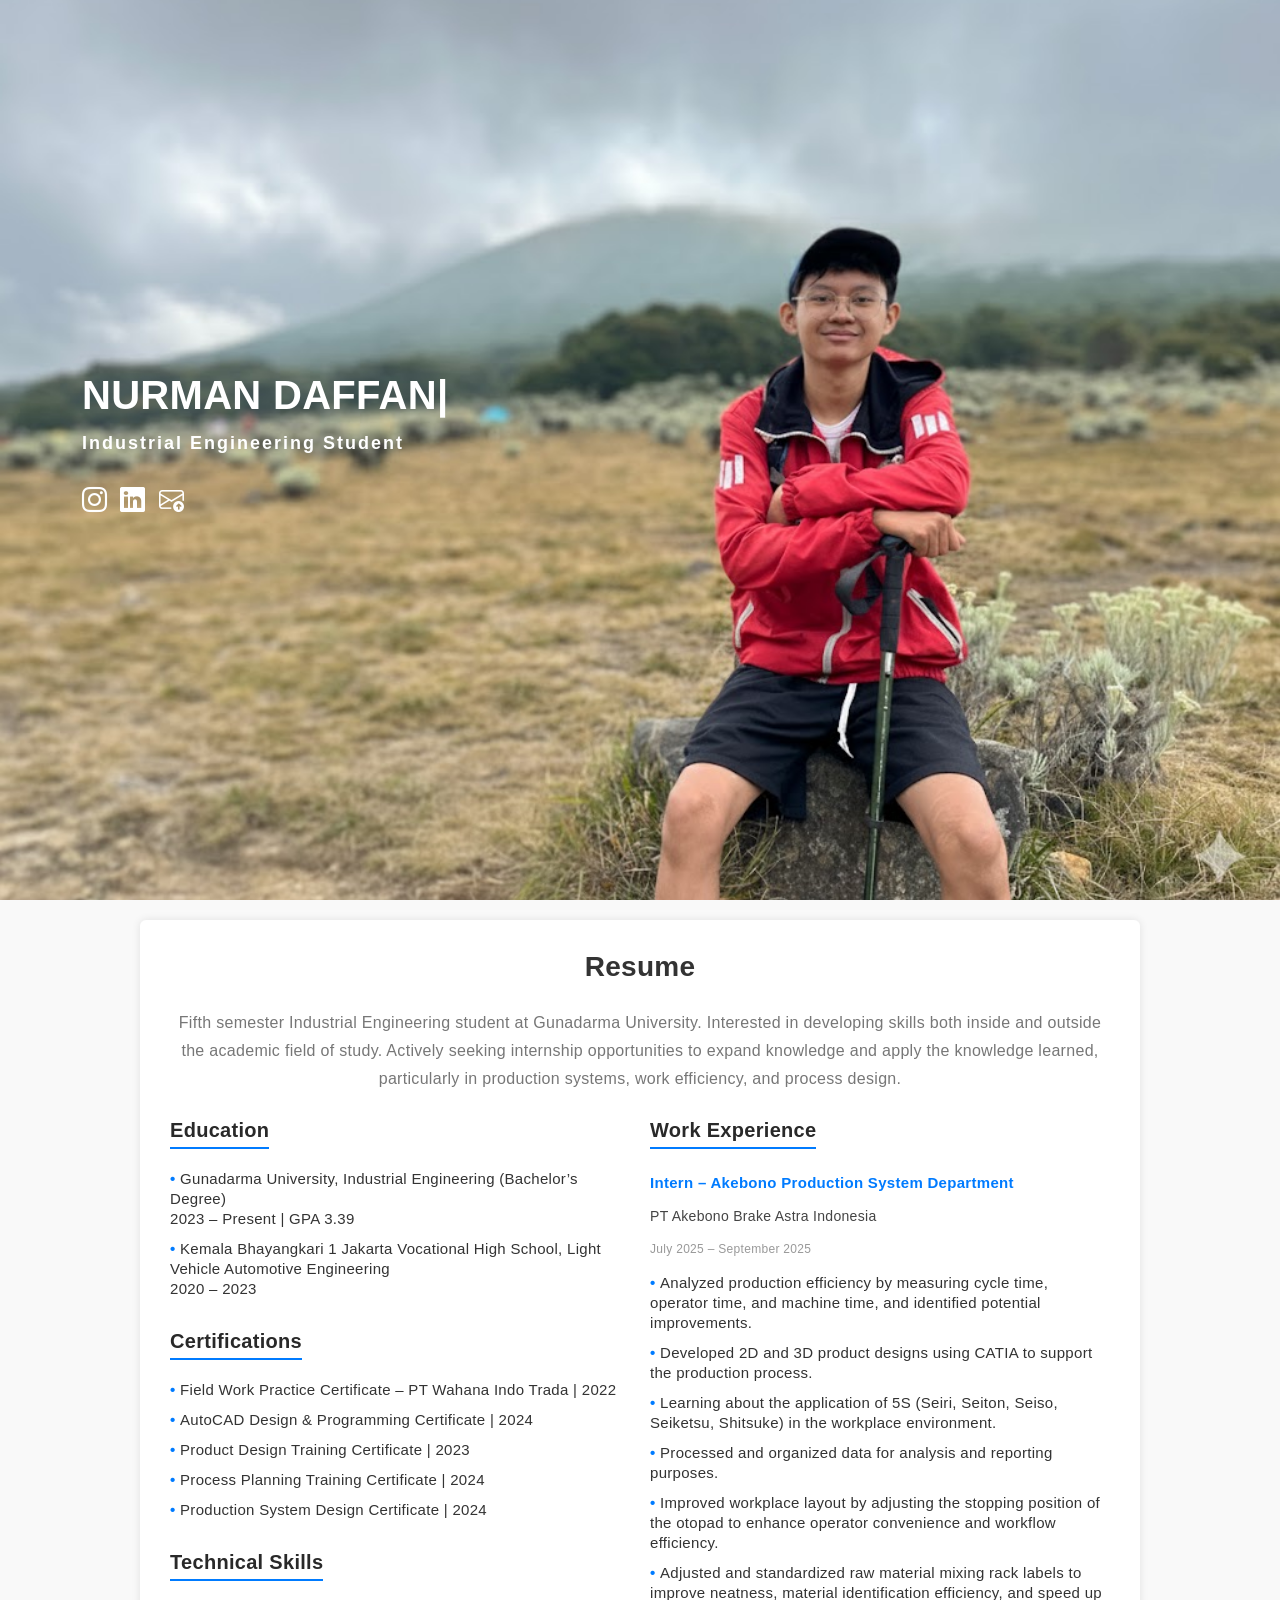
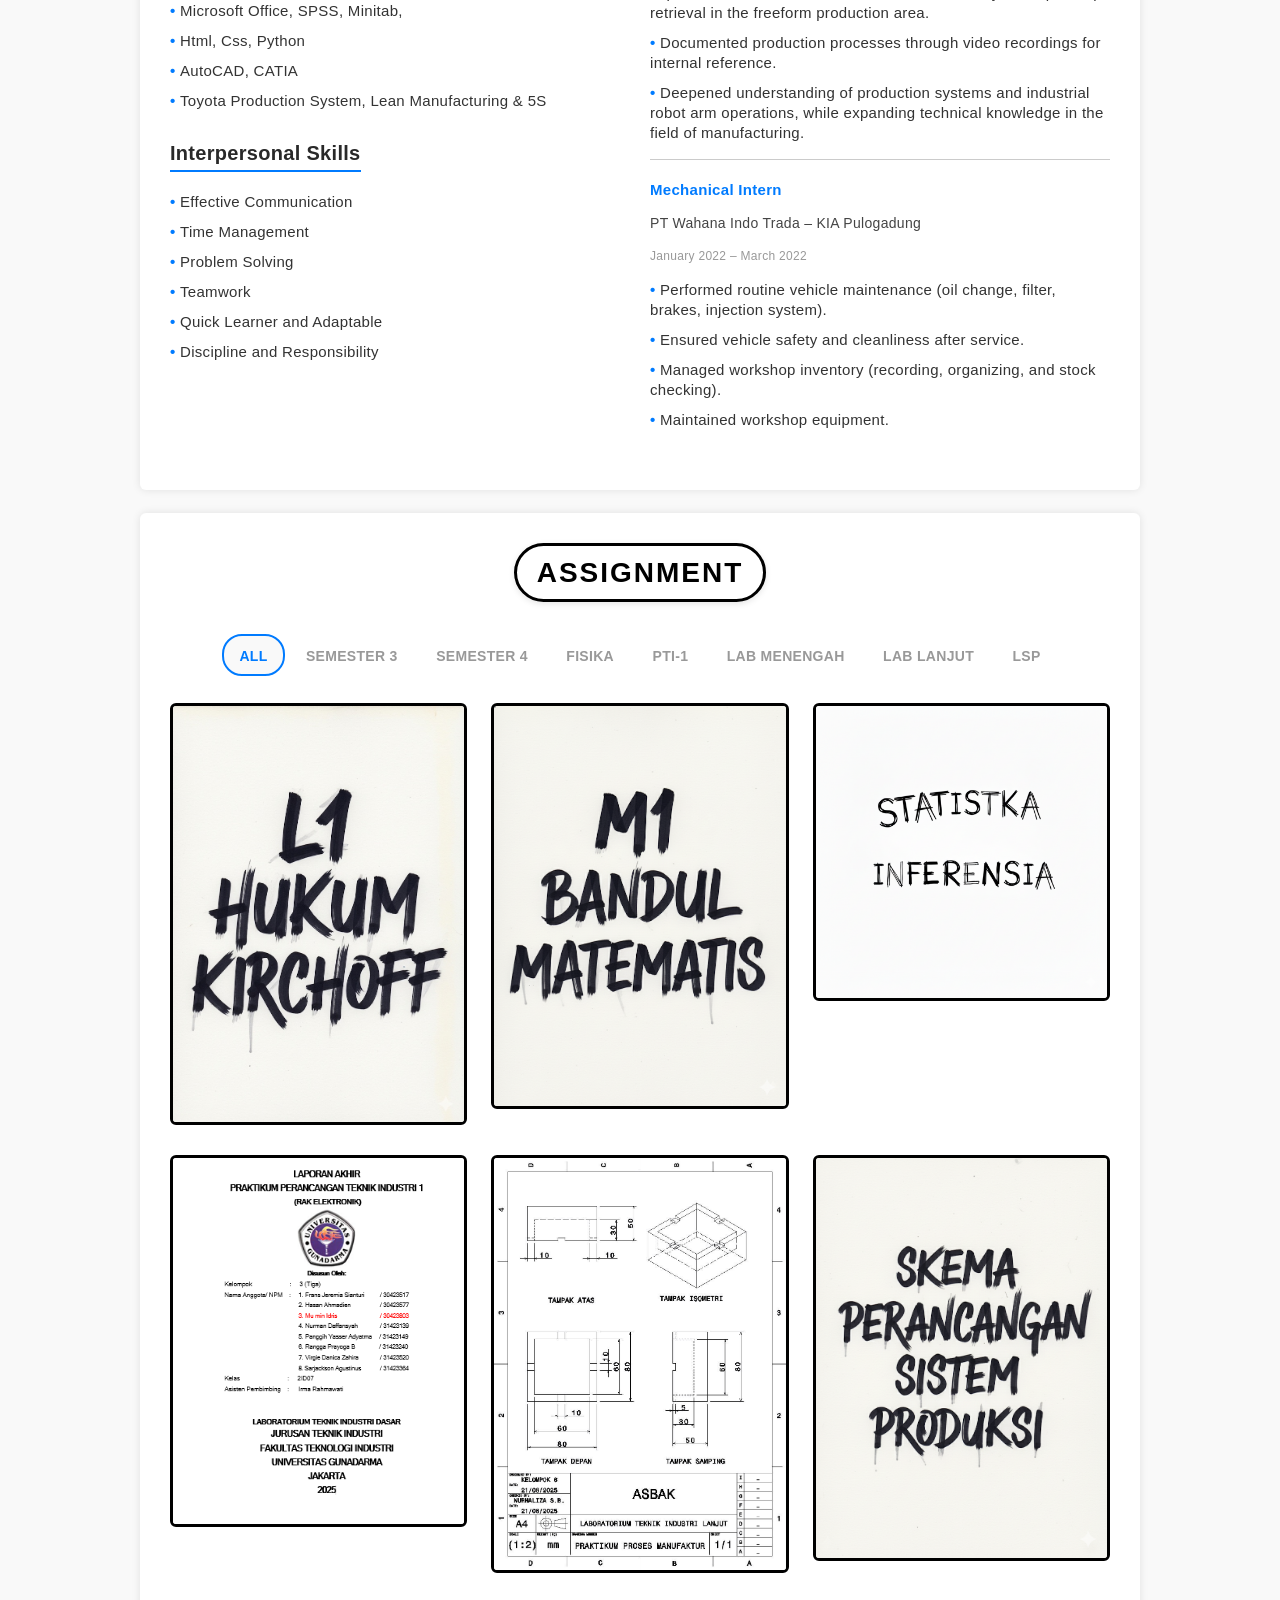
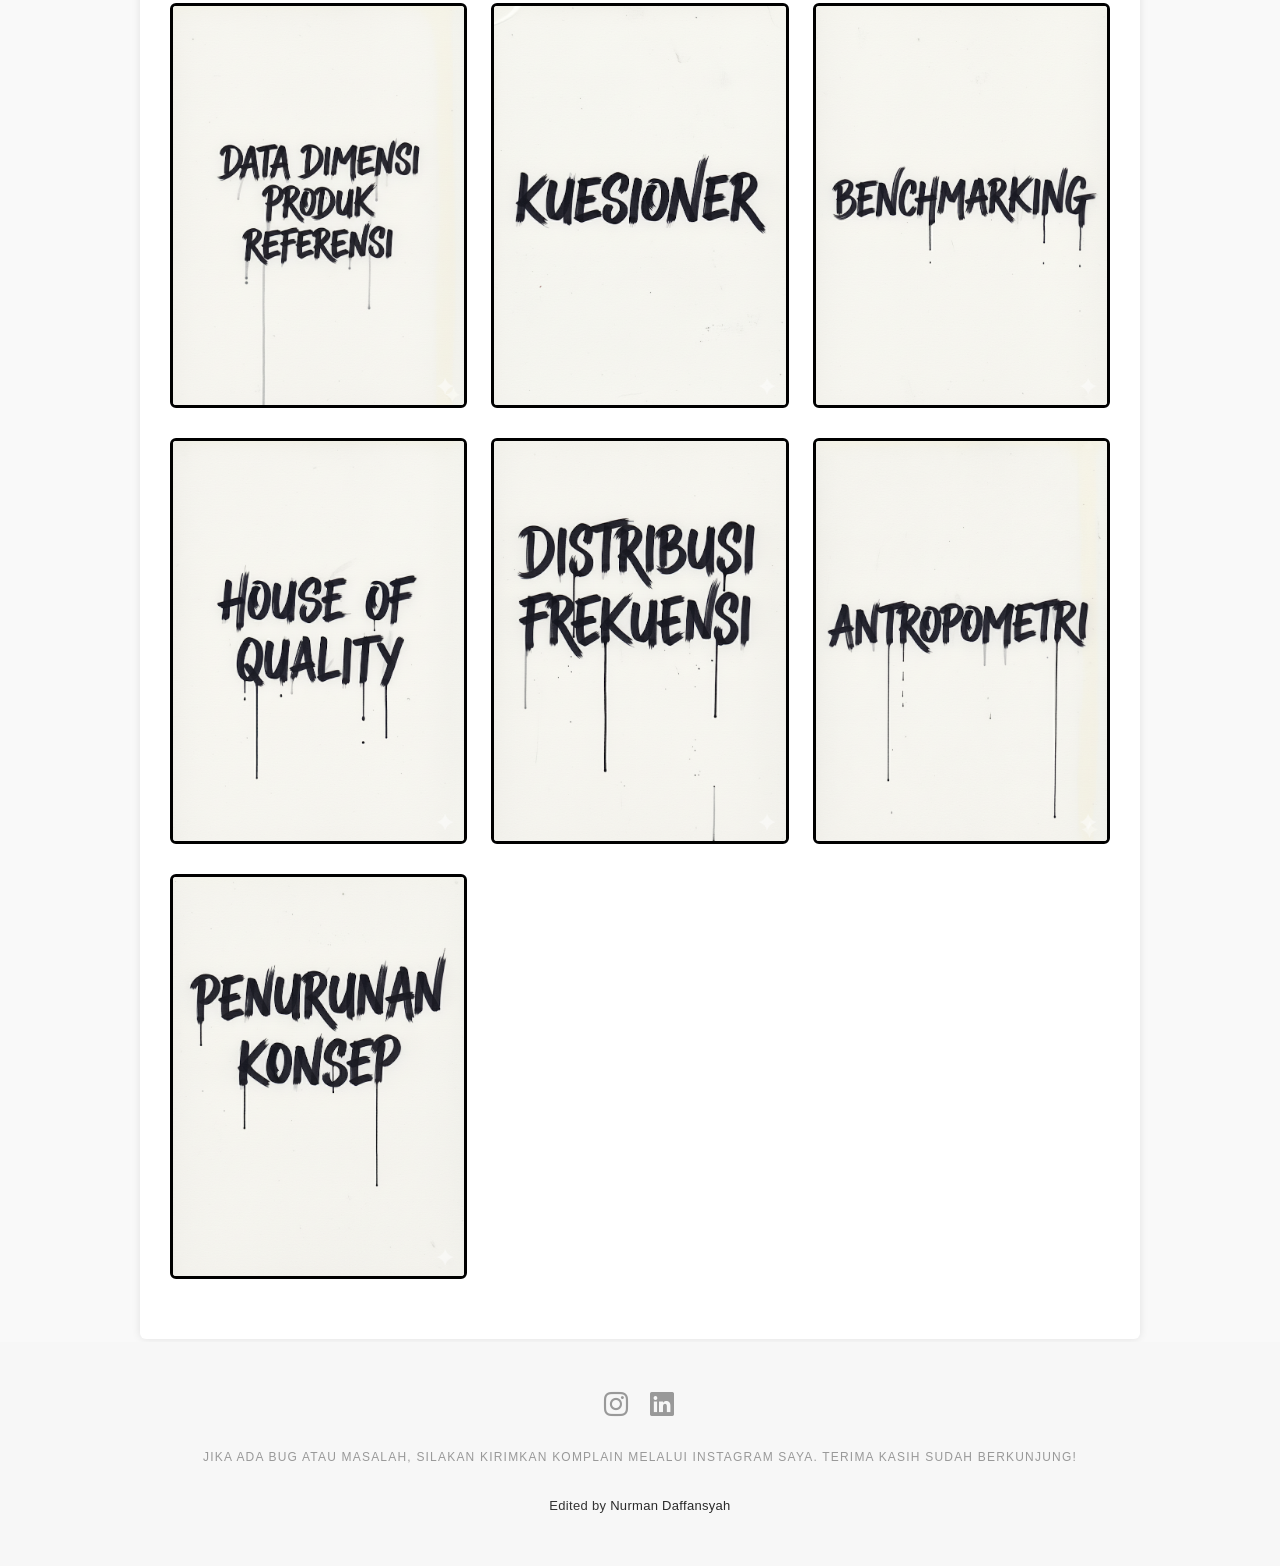
<file: index.html>
<!DOCTYPE html>
<html lang="en">

<head>
  <meta charset="utf-8">
  <meta content="width=device-width, initial-scale=1.0" name="viewport">

  <title>Nurman Daffansyah</title>
  <meta content="" name="description">
  <meta content="" name="keywords">

  <!-- Favicons -->
  <link href="assets/img/favicon.png" rel="icon">
  <link href="assets/img/apple-touch-icon.png" rel="apple-touch-icon">

  <!-- Google Fonts -->
  <link href="https://fonts.googleapis.com/css?family=Poppins:300,300i,400,400i,500,500i,600,600i,700,700i|Playfair+Display:400,400i,500,500i,600,600i,700,700i,900,900i" rel="stylesheet">

  <!-- Vendor CSS Files -->
  <link href="assets/vendor/bootstrap/css/bootstrap.min.css" rel="stylesheet">
  <link href="assets/vendor/bootstrap-icons/bootstrap-icons.css" rel="stylesheet">
  <link href="assets/vendor/boxicons/css/boxicons.min.css" rel="stylesheet">
  <link href="assets/vendor/glightbox/css/glightbox.min.css" rel="stylesheet">
  <link href="assets/vendor/swiper/swiper-bundle.min.css" rel="stylesheet">

  <!-- Template Main CSS File -->
  <link href="assets/css/style.css" rel="stylesheet">


  <!-- =======================================================
  * Template Name: Folio
  * Updated: Sep 18 2023 with Bootstrap v5.3.2
  * Template URL: https://bootstrapmade.com/folio-bootstrap-portfolio-template/
  * Author: BootstrapMade.com
  * License: https://bootstrapmade.com/license/
  ======================================================== -->
</head>

<body>

  <!-- ======= Header ======= -->
  <header id="header" class="fixed-top ">
    <div class="container d-flex align-items-center justify-content-between">

      <h1 class="logo"><a href="#"><img src="assets/img/favicon.png" alt="Logo" style="height: 100px;"></a></h1> 
      <!-- Uncomment below if you prefer to use an text logo -->
      <!-- <h1 class="logo"><a href="index.html">Folio</a></h1> -->

      <nav id="navbar" class="navbar">
        <ul>
          <li class="dropdown"><a href="javascript:void(0)"><span></span> <i class="bi bi-chevron-down"></i></a>
            <ul>
              <!-- FISIKA DROPDOWN MATERI-->
              <li class="dropdown"><a href="#"><span>FISIKA DASAR</span> <i class="bi bi-chevron-down"></i></a>
                <ul>
                <li><a href="modul-l1.html">FISIKA DASAR L1</a></li>
                <li><a href="modul-m1.html">FISIKA DASAR M1</a></li>
                </ul>

                <!-- STATISTIKA INFERENSIA DROPDOWN MATERI-->
              <li class="dropdown"><a href="#"><span>PRAKTIKUM STATISTIKA</span> <i class="bi bi-chevron-down"></i></a>
                <ul>
                  <li><a href="statin.html">LAPORAN AKHIR (ACC) </a></li>
                  <li><a href="#">KORELASI</a></li>
                  <li><a href="#">REGRESI</a></li>
                </ul>
                
                <!-- PERANCANGAN TEKNIK INDUSTRI 1 DROPDOWN MATERI-->
               <li class="dropdown"><a href="#"><span>PERANCANGAN TEKNIK INDUSTRI 1</span> <i class="bi bi-chevron-down"></i></a>
                <ul>
                  <li><a href="PTI-1.html">LAPORAN AKHIR (ACC) </a></li>
                  <li><a href="#">LP DDPR</a></li>
                  <li><a href="#">LP KUESIONER</a></li>
                  <li><a href="#">LP BENCHMARKING</a></li>
                  <li><a href="#">LP HOQ</a></li>
                  <li><a href="#">LP DISFREK</a></li>
                  <li><a href="#">LP ANTROPOMETRI</a></li>
                  <li><a href="#">LP PENURUNAN KONSEP</a></li>
                </ul>
                
                <!-- ANALISIS PENGUKURAN KERJA DROPDOWN MATERI-->
              <li class="dropdown"><a href="#"><span>PRAKTIKUM PROSES MANUFAKTUR</span> <i class="bi bi-chevron-down"></i></a>
                <ul>
                  <li><a href="prosman.html">LAPORAN AKHIR (ACC) </a></li>
                </ul>
                
              <!-- LSP-->
              <li class="dropdown">
                <a href="#"><span>LSP</span> <i class="bi bi-chevron-down"></i></a>
                <ul>
                <!--  <li><a href="prosman.html">LAPORAN AKHIR (ACC)</a></li> -->

                  <!-- Dropdown level 2 -->
                  <li class="dropdown">
                    <a href="#"><span>LSP KELAS 2</span> <i class="bi bi-chevron-right"></i></a>
                    <ul>
                      <li><a href="sertifikat1.html">Sertifikat 1</a></li>
                      <li><a href="sertifikat2.html">Sertifikat 2</a></li>
                    </ul>
                  </li>
                </ul>
              </li>


              </li> 
            </ul>
          </li>
          <li><a class="nav-link scrollto " href="index.html">Home</a></li>
          <!-- <li><a href="#resume"><i class="bi bi-file-earmark-text navicon"></i><span>Resume</span></a></li>
          <li><a class="nav-link scrollto" href="#about">About</a></li> -->
          <li><a class="nav-link scrollto" href="index.html#resume">Resume</a></li>
          <li><a class="nav-link scrollto" href="index.html#portfolio">Assignment</a></li>
        <!--  <li><a class="nav-link scrollto" href="index.html#project">Sertifikat</a></li> -->
        </ul>

         <!-- <li><a class="nav-link  scrollto" href="#journal">Blog</a></li> 
          <li><a class="nav-link scrollto" href="#contact">Contact</a></li> -->
        </ul>
        <i class="bi bi-list mobile-nav-toggle"></i> 
      </nav><!-- .navbar -->

    </div>
  </header><!-- End Header -->

  <!-- ======= Hero Section ======= -->
  <div id="hero" class="home">

    <div class="container">
      <div class="hero-content">
        <h1><span class="typed" data-typed-items="Nurman Daffansyah"></span></h1>
        <p><strong>Industrial Engineering Student</strong></p>
        
        <ul class="list-unstyled list-social">
        <!--  <li><a href="https://discord.gg/HnvruvGM"><i class="bi bi-discord"></i></a></li>  --> 
          <!--<li><a href="#"><i class="bi bi-twitter"></i></a></li>-->
          <li><a href="https://www.instagram.com/dapansy_/"><i class="bi bi-instagram"></i></a></li>
          <li><a href="https://www.linkedin.com/in/nurman-daffansyah-40b9a2275/"><i class="bi bi-linkedin"></i></a></li>
          <li><a href="https://mail.google.com/mail/?view=cm&to=daffans30@gmail.com" target="_blank"><i class="bi bi-envelope-arrow-up"></i></a></li> 
        </ul>
      </div>
    </div>
  </div><!-- End Hero -->


  <main id="main">

<!-- ======= RESUME ======= -->
 <section id="resume">
  <div class="resume-container">
    <h1><b>Resume</b></h1>
    <p class="subtitle">Fifth semester Industrial Engineering student at Gunadarma University. Interested in developing skills both inside and outside the academic field of study. Actively seeking internship opportunities to expand knowledge and apply the knowledge learned, particularly in production systems, work efficiency, and process design.</p>

    <div class="resume">
      <!-- Left column -->
      <div>
        <div class="section summary">
          <h2>Education</h2>
          <ul>
            <li>
              Gunadarma University, Industrial Engineering (Bachelor’s Degree)<br>
              2023 – Present | GPA 3.39
            </li>
            <li>
              Kemala Bhayangkari 1 Jakarta Vocational High School, Light Vehicle Automotive Engineering<br>
              2020 – 2023
            </li>
          </ul>
        </div>
        <div class="section education">
          <h2>Certifications</h2>
          <ul>
            <li>
              Field Work Practice Certificate – PT Wahana Indo Trada | 2022
            </li>
            <li>
              AutoCAD Design & Programming Certificate | 2024
            </li>
            <li>
              Product Design Training Certificate | 2023
            </li>
            <li>
              Process Planning Training Certificate | 2024
            </li>
            <li>
              Production System Design Certificate | 2024
            </li>
          </ul>
        </div>
        <div class="section summary">
          <h2>Technical Skills</h2>
          <ul>
            <li>
              Microsoft Office, SPSS, Minitab,
            </li>
            <li>
              Html, Css, Python
            </li>
            <li>
              AutoCAD, CATIA
            </li>
            <li>
              Toyota Production System, Lean Manufacturing & 5S
            </li>
          </ul>
        </div>
        <div class="section summary">
          <h2>Interpersonal Skills</h2>
          <ul>
            <li>Effective Communication</li>
            <li>Time Management</li>
            <li>Problem Solving</li>
            <li>Teamwork</li>
            <li>Quick Learner and Adaptable</li>
            <li>Discipline and Responsibility</li>
          </ul>
        </div>
      </div>

      <!-- Right column -->
      <div>
        <div class="section experience">
          <h2>Work Experience</h2>

          <!-- Experience 1 -->
          <div>
          <p class="job-title">Intern – Akebono Production System Department</p>
          <p class="company">PT Akebono Brake Astra Indonesia</p>
          <p class="date">July 2025 – September 2025</p>
          <ul>
            <li>Analyzed production efficiency by measuring cycle time, operator time, and machine time, and identified potential improvements.</li>
            <li>Developed 2D and 3D product designs using CATIA to support the production process.</li>
            <li>Learning about the application of 5S (Seiri, Seiton, Seiso, Seiketsu, Shitsuke) in the workplace environment.</li>
            <li>Processed and organized data for analysis and reporting purposes.</li>
            <li>Improved workplace layout by adjusting the stopping position of the otopad to enhance operator convenience and workflow efficiency.</li>
            <li>Adjusted and standardized raw material mixing rack labels to improve neatness, material identification efficiency, and speed up retrieval in the freeform production area.</li>
            <li>Documented production processes through video recordings for internal reference.</li>
            <li>Deepened understanding of production systems and industrial robot arm operations, while expanding technical knowledge in the field of manufacturing.</li>
          </ul>

        </div>

        <hr> <!-- garis pemisah -->
        <!-- Experience 2 -->
      <div>
      <p class="job-title">Mechanical Intern</p>
      <p class="company">PT Wahana Indo Trada – KIA Pulogadung</p>
      <p class="date">January 2022 – March 2022</p>
      <ul>
        <li>Performed routine vehicle maintenance (oil change, filter, brakes, injection system).</li>
        <li>Ensured vehicle safety and cleanliness after service.</li>
        <li>Managed workshop inventory (recording, organizing, and stock checking).</li>
        <li>Maintained workshop equipment.</li>
      </ul>
    </div>

      </div>
    </div>
  </div>
</section>

            <!-- ======= Portfolio Section ======= -->
            <div id="portfolio" class="paddsection">
              <div class="portfolio-container-wrapper">

                <!-- Judul PORTFOLIO -->
                <div class="container">
                <div class="section-title text-center">
                  <h2>Assignment</h2>
                </div>
                </div>

                <!-- Filter -->
                <div class="row">
                  <div class="col-lg-12 d-flex justify-content-center">
                    <ul id="portfolio-flters">
                      <li data-filter="*" class="filter-active">All</li>
                      <li data-filter=".filter-Statin">SEMESTER 3</li>
                      <li data-filter=".filter-PTI-1, .filter-prosman, .filter-LSP">SEMESTER 4</li>
                      <li data-filter=".filter-fisika">FISIKA</li>
                      <li data-filter=".filter-PTI-1">PTI-1</li>
                      <li data-filter=".filter-menegah">Lab Menengah</li>
                      <li data-filter=".filter-lanjut">Lab Lanjut</li>
                      <li data-filter=".filter-LSP">LSP</li>
                    </ul>
                  </div>
                </div>

                <!-- Portfolio Items -->
                <div class="row portfolio-container">

                  <div class="col-lg-4 col-md-6 portfolio-item filter-fisika">
                    <img src="assets/pdf/image/L1.png" class="img-fluid" alt="">
                    <div class="portfolio-info">
                      <h4>PRAKTIKUM FISIKA DASAR L1</h4>
                      <p>HUKUM KIRCHOFF</p>
                      <a href="https://drive.google.com/file/d/1W_gp2oqa-Qh9wsoURDt_ssNS_J9EdCCn/view?usp=sharing" class="details-link" title="More Details"><i class="bx bx-link"></i></a>
                    </div>
                  </div>

                  <div class="col-lg-4 col-md-6 portfolio-item filter-fisika">
                    <img src="assets/pdf/image/M1.png" class="img-fluid" alt="">
                    <div class="portfolio-info">
                      <h4>PRAKTIKUM FISIKA DASAR M1</h4>
                      <p>BANDUL MATEMATIS</p>
                      <a href="https://drive.google.com/file/d/1gE-gjbsBmwRw3yRyXoEtZnyumnmPOozv/view?usp=sharing" class="details-link" title="More Details"><i class="bx bx-link"></i></a>
                    </div>
                  </div>

                  <div class="col-lg-4 col-md-6 portfolio-item filter-Statin">
                    <img src="assets/statin/image/statin.png" class="img-fluid" alt="">
                    <div class="portfolio-info">
                      <h4>PRAKTIKUM STATISTIKA INFERENSIA</h4>
                      <p>KORELASI, REGRESI, ANOVA SATU ARAH, ANOVA DUA ARAH, STATISTIK NONPARAMETRIK</p>
                      <a href="https://drive.google.com/file/d/1Rm-YXXh9NoNmNM9Opoax9Zf2VVJgC-ON/view?usp=sharing" class="details-link" title="More Details"><i class="bx bx-link"></i></a>
                    </div>
                  </div>

                  <div class="col-lg-4 col-md-6 portfolio-item filter-PTI-1">
                    <img src="assets/PTI1/image/cover2.png" class="img-fluid" alt="">
                    <div class="portfolio-info">
                      <h4>PRAKTIKUM PTI 1</h4>
                      <p>DDPR,</p>
                      <a href="https://drive.google.com/file/d/1nIACaVde4jM8iRwVvUuSgy-uk4VV71bU/view?usp=sharing" class="details-link" title="More Details"><i class="bx bx-link"></i></a>
                    </div>
                  </div>    

                  <div class="col-lg-4 col-md-6 portfolio-item filter-lanjut">
                    <img src="assets/prosman/ASBAK DRAFTING.png" class="img-fluid" alt="">
                    <div class="portfolio-info">
                      <h4>PRAKTIKUM PROSES MANUFAKTUR</h4>
                      <p>RAGAM MESIN, MESIN SEKRAP, MESIN MILLING & DRILLING, MESIN BUBUT, SIMULASI PRODUKSI TEROTOMASI</p>
                      <a href="https://drive.google.com/file/d/1XohNC0bd5jKZfenIZIwBtiTJnn3hLlsd/view?usp=drive_link" class="details-link" title="More Details"><i class="bx bx-link"></i></a>
                    </div>
                  </div>  

                  <div class="col-lg-4 col-md-6 portfolio-item filter-LSP">
                    <img src="assets/img/LSP.png" class="img-fluid" alt="">
                    <div class="portfolio-info">
                      <h4>LSP KELAS 2 SMT 4</h4>
                      <p>LSP KELAS 2 SMT 4</p>
                      <a href="LSPSMT4.html" class="details-link" title="More Details"><i class="bx bx-link"></i></a>
                    </div>
                  </div>

          <div class="col-lg-4 col-md-6 portfolio-item filter-PTI-1">
            <img src="assets/PTI1/image/ddpr.png" class="img-fluid" alt="">
            <div class="portfolio-info">
              <h4>DATA DIMENSI PRODUK REFERENSI TIPE A</h4>
              <p>DDPR</p>
              <a href="modul-ddpr.html" class="details-link" title="More Details"><i class="bx bx-link"></i></a>
            </div>
          </div>

          <div class="col-lg-4 col-md-6 portfolio-item filter-PTI-1">
            <img src="assets/PTI1/image/kuesioner.png" class="img-fluid" alt="">
            <div class="portfolio-info">
              <h4>KUESIONER TIPE A</h4>
              <p>KUESIONER</p>
              <a href="kuesioner.html" class="details-link" title="More Details"><i class="bx bx-link"></i></a>
            </div>
          </div>

          <div class="col-lg-4 col-md-6 portfolio-item filter-PTI-1">
            <img src="assets/PTI1/image/benchmarking.png" class="img-fluid" alt="">
            <div class="portfolio-info">
              <h4>BENCHMARKING TIPE A</h4>
              <p>BENCHMARKING</p>
              <a href="modul-ddpr.html" class="details-link" title="More Details"><i class="bx bx-link"></i></a>
            </div>
          </div>

          <div class="col-lg-4 col-md-6 portfolio-item filter-PTI-1">
            <img src="assets/PTI1/image/hoq.png" class="img-fluid" alt="">
            <div class="portfolio-info">
              <h4>HOUSE OF QUALITY TIPE A</h4>
              <p>HOUSE OF QUALITY</p>
              <a href="modul-ddpr.html" class="details-link" title="More Details"><i class="bx bx-link"></i></a>
            </div>
          </div>

          <div class="col-lg-4 col-md-6 portfolio-item filter-PTI-1">
            <img src="assets/PTI1/image/disfrek.png" class="img-fluid" alt="">
            <div class="portfolio-info">
              <h4>DISTRIBUSI FREKUENSI TIPE A</h4>
              <p>DISTRIBUSI FREKUENSI</p>
              <a href="modul-ddpr.html" class="details-link" title="More Details"><i class="bx bx-link"></i></a>
            </div>
          </div>

          <div class="col-lg-4 col-md-6 portfolio-item filter-PTI-1">
            <img src="assets/PTI1/image/antropometri.png" class="img-fluid" alt="">
            <div class="portfolio-info">
              <h4>ANTROPOMETRI TIPE A</h4>
              <p>ANTROPOMETRI</p>
              <a href="modul-ddpr.html" class="details-link" title="More Details"><i class="bx bx-link"></i></a>
            </div>
          </div>

          <div class="col-lg-4 col-md-6 portfolio-item filter-PTI-1">
            <img src="assets/PTI1/image/pk.png" class="img-fluid" alt="">
            <div class="portfolio-info">
              <h4>PENURUNAN KONSEP TIPE A</h4>
              <p>PENURUNAN KONSEP</p>
              <a href="modul-ddpr.html" class="details-link" title="More Details"><i class="bx bx-link"></i></a>
            </div>
          </div>
          
<!--
          <div class="col-lg-4 col-md-6 portfolio-item filter-card">
            <img src="assets/img/portfolio/portfolio-4.jpg" class="img-fluid" alt="">
            <div class="portfolio-info">
              <h4>Card 2</h4>
              <p>Card</p>
              <a href="assets/img/portfolio/portfolio-4.jpg" data-gallery="portfolioGallery" class="portfolio-lightbox preview-link" title="Card 2"><i class="bx bx-plus"></i></a>
              <a href="portfolio-details.html" class="details-link" title="More Details"><i class="bx bx-link"></i></a>
            </div>
          </div>

          <div class="col-lg-4 col-md-6 portfolio-item filter-web">
            <img src="assets/img/portfolio/portfolio-5.jpg" class="img-fluid" alt="">
            <div class="portfolio-info">
              <h4>Web 2</h4>
              <p>Web</p>
              <a href="assets/img/portfolio/portfolio-5.jpg" data-gallery="portfolioGallery" class="portfolio-lightbox preview-link" title="Web 2"><i class="bx bx-plus"></i></a>
              <a href="portfolio-details.html" class="details-link" title="More Details"><i class="bx bx-link"></i></a>
            </div>
          </div>

          <div class="col-lg-4 col-md-6 portfolio-item filter-app">
            <img src="assets/img/portfolio/portfolio-6.jpg" class="img-fluid" alt="">
            <div class="portfolio-info">
              <h4>App 3</h4>
              <p>App</p>
              <a href="assets/img/portfolio/portfolio-6.jpg" data-gallery="portfolioGallery" class="portfolio-lightbox preview-link" title="App 3"><i class="bx bx-plus"></i></a>
              <a href="portfolio-details.html" class="details-link" title="More Details"><i class="bx bx-link"></i></a>
            </div>
          </div> -->

        </div>

      </div>

    </div><!-- End Portfolio Section -->


<!-- ======= PROJECT Section 
        <div id="project">
          <div class="project-container-wrapper">

            <!-- Judul PROJECT --
            <div class="section-title text-center">
              <h2>SERTIFIKAT</h2>
            </div>

            <!-- Project Grid --
            <div class="row project-container">

              <!-- Slider 1 --
              <div class="col-lg-6 col-md-6 mb-4">
                <div class="project-details-slider swiper">
                  <div class="swiper-wrapper align-items-center">
                    <div class="swiper-slide">
                      <img src="assets/project/catia/desain box catia.png" alt="Project 1">
                    </div>
                    <div class="swiper-slide">
                      <img src="assets/project/catia/Drawing box320.jpg" alt="Project 1">
                    </div>
                    <div class="swiper-slide">
                      <img src="assets/project/catia/box sekat asli.jpg" alt="Project 1">
                    </div>
                  </div>
                  <div class="swiper-pagination"></div>
                </div>
              </div> ======= -->

              <!-- Slider 2 
              <div class="col-lg-6 col-md-6 mb-4">
                <div class="project-details-slider swiper">
                  <div class="swiper-wrapper align-items-center">
                    <div class="swiper-slide">
                      <img src="assets/project/catia/desain box catia.png" alt="Project 2">
                    </div>
                    <div class="swiper-slide">
                      <img src="assets/project/catia/desain box catia.png" alt="Project 2">
                    </div>
                  </div>
                  <div class="swiper-pagination"></div>
                </div>
              </div>

              Slider 3 
              <div class="col-lg-6 col-md-6 mb-4">
                <div class="project-details-slider swiper">
                  <div class="swiper-wrapper align-items-center">
                    <div class="swiper-slide">
                      <img src="assets/project/catia/desain box catia.png" alt="Project 3">
                    </div>
                    <div class="swiper-slide">
                      <img src="assets/project/catia/desain box catia.png" alt="Project 3">
                    </div>
                  </div>
                  <div class="swiper-pagination"></div>
                </div>
              </div>

               Slider 4 
              <div class="col-lg-6 col-md-6 mb-4">
                <div class="project-details-slider swiper">
                  <div class="swiper-wrapper align-items-center">
                    <div class="swiper-slide">
                      <img src="assets/project/catia/desain box catia.png" alt="Project 4">
                    </div>
                    <div class="swiper-slide">
                      <img src="assets/project/catia/desain box catia.png" alt="Project 4">
                    </div>
                  </div>
                  <div class="swiper-pagination"></div>
                </div>
              </div>

            </div>  --> <!-- End row project-container -->

          </div><!-- End project-container-wrapper -->
        </div><!-- End project Section -->



  </main><!-- End #main -->

  <!-- ======= Footer ======= -->
  <div id="footer" class="text-center">
    <div class="container">
      <div class="socials-media text-center">

        <ul class="list-unstyled">
        <!--  <li><a href="https://discord.gg/HnvruvGM"><i class="bi bi-discord"></i></a></li> -->
        <!--  <li><a href="#"><i class="bi bi-twitter"></i></a></li> -->
          <li><a href="https://www.instagram.com/dapansy_/"><i class="bi bi-instagram"></i></a></li>
        <li><a href="#"><i class="bi bi-linkedin"></i></a></li>
        </ul>

      </div>

      <p>Jika ada bug atau masalah, silakan kirimkan komplain melalui Instagram saya. Terima kasih sudah berkunjung!</p>

      <div class="credits">
        <!--
        All the links in the footer should remain intact.
        You can delete the links only if you purchased the pro version.
        Licensing information: https://bootstrapmade.com/license/
        Purchase the pro version with working PHP/AJAX contact form: https://bootstrapmade.com/buy/?theme=Folio
      -->
        Edited by <a href="https://www.instagram.com/dapansy_/">Nurman Daffansyah</a>
      </div>

    </div>
  </div><!-- End Footer -->


  <a href="#" class="back-to-top d-flex align-items-center justify-content-center"><i class="bi bi-arrow-up-short"></i></a>

  <!-- Vendor JS Files -->
  <script src="assets/vendor/bootstrap/js/bootstrap.bundle.min.js"></script>
  <script src="assets/vendor/glightbox/js/glightbox.min.js"></script>
  <script src="assets/vendor/isotope-layout/isotope.pkgd.min.js"></script>
  <script src="assets/vendor/swiper/swiper-bundle.min.js"></script>
  <script src="assets/vendor/typed.js/typed.umd.js"></script>
  <script src="assets/vendor/php-email-form/validate.js"></script>

  <!-- Template Main JS File -->
  <script src="assets/js/main.js"></script>

</body>

</html>
</file>
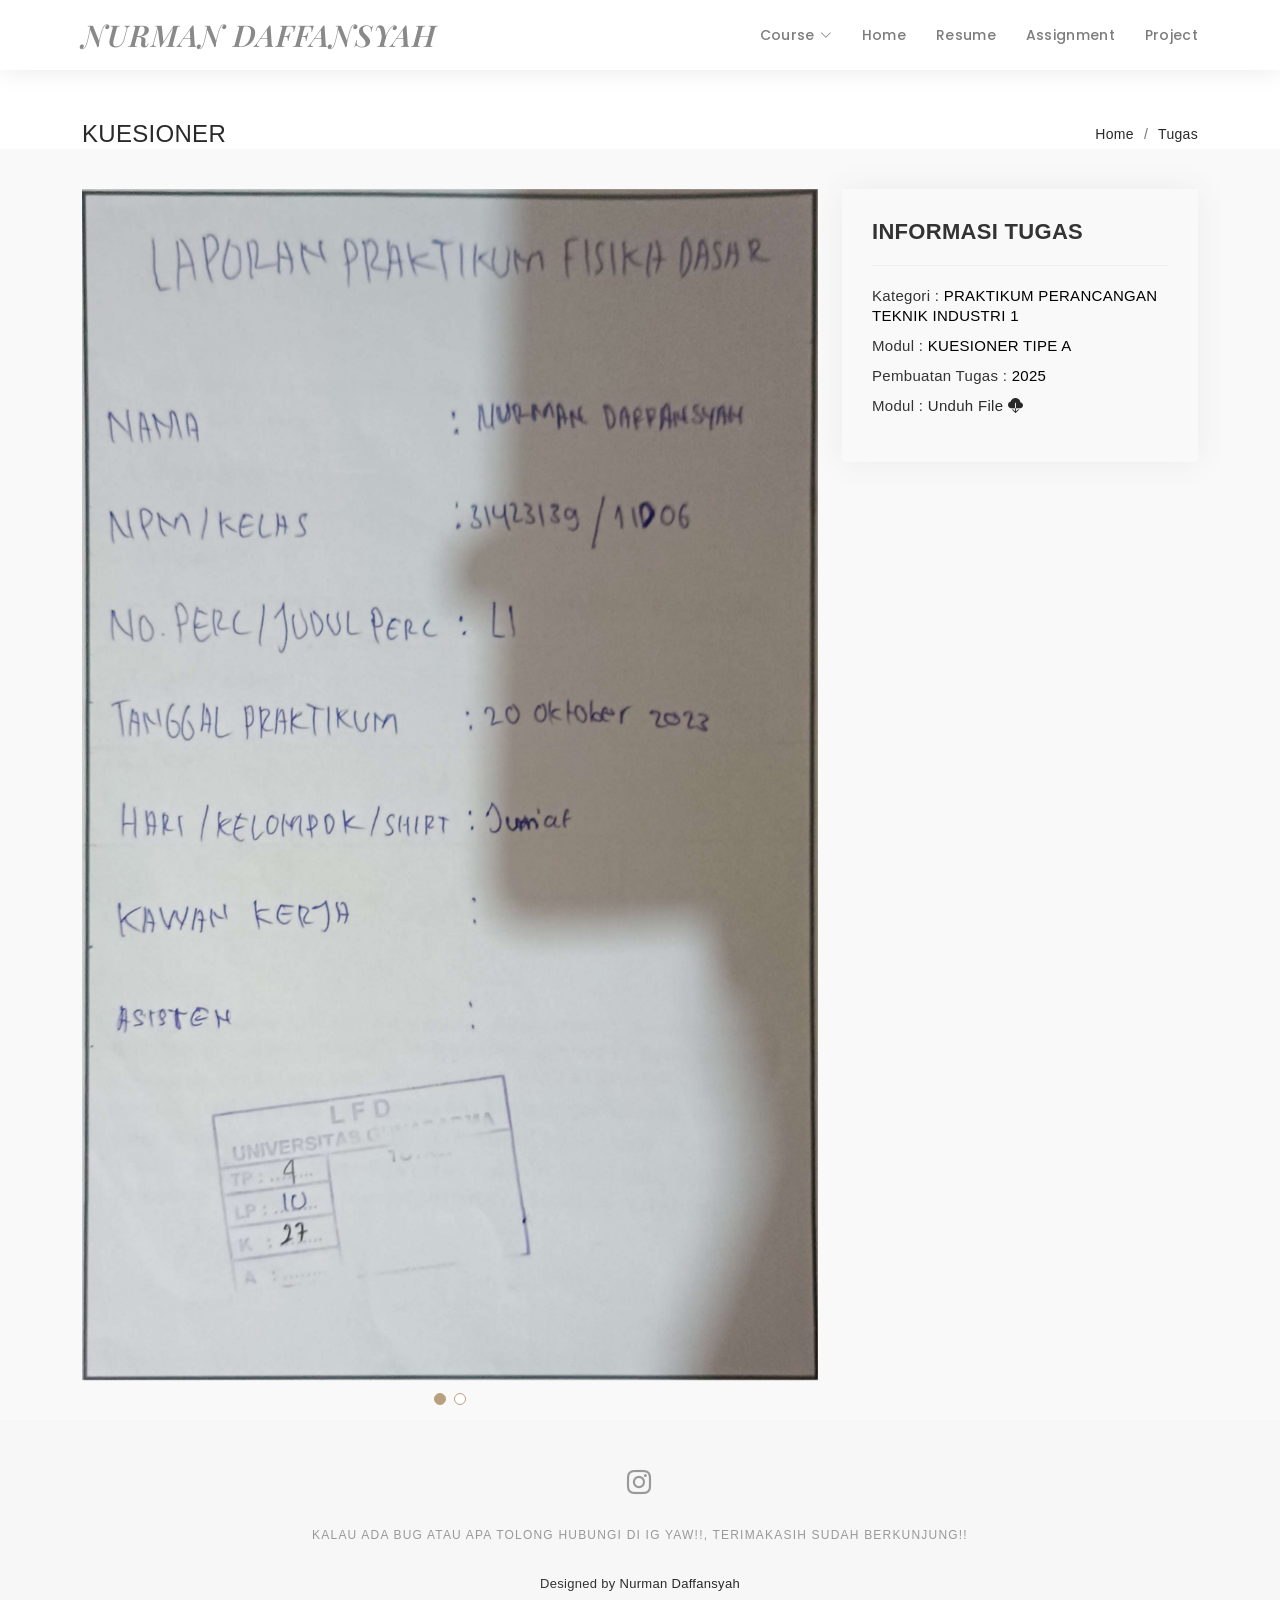
<file: kuesioner.html>
<!DOCTYPE html>
<html lang="en">

<head>
  <meta charset="utf-8">
  <meta content="width=device-width, initial-scale=1.0" name="viewport">

  <title>Tugas Dapan</title>
  <meta content="" name="description">
  <meta content="" name="keywords">

  <!-- Favicons -->
  <link href="assets/img/favicon.png" rel="icon">
  <link href="assets/img/apple-touch-icon.png" rel="apple-touch-icon">

  <!-- Google Fonts -->
  <link href="https://fonts.googleapis.com/css?family=Poppins:300,300i,400,400i,500,500i,600,600i,700,700i|Playfair+Display:400,400i,500,500i,600,600i,700,700i,900,900i" rel="stylesheet">

  <!-- Vendor CSS Files -->
  <link href="assets/vendor/bootstrap/css/bootstrap.min.css" rel="stylesheet">
  <link href="assets/vendor/bootstrap-icons/bootstrap-icons.css" rel="stylesheet">
  <link href="assets/vendor/boxicons/css/boxicons.min.css" rel="stylesheet">
  <link href="assets/vendor/glightbox/css/glightbox.min.css" rel="stylesheet">
  <link href="assets/vendor/swiper/swiper-bundle.min.css" rel="stylesheet">

  <!-- Template Main CSS File -->
  <link href="assets/css/style.css" rel="stylesheet">

  <!-- =======================================================
  * Template Name: Folio
  * Updated: Sep 18 2023 with Bootstrap v5.3.2
  * Template URL: https://bootstrapmade.com/folio-bootstrap-portfolio-template/
  * Author: BootstrapMade.com
  * License: https://bootstrapmade.com/license/
  ======================================================== -->
</head>

<body>

  <!-- ======= Header ======= -->
  <header id="header" class="fixed-top header-inner-pages">
    <div class="container d-flex align-items-center justify-content-between">

      <h1 class="logo"><a href="#">NURMAN DAFFANSYAH</a></h1>
      <!-- Uncomment below if you prefer to use an text logo -->
      <!-- <h1 class="logo"><a href="index.html">Folio</a></h1> -->

      <nav id="navbar" class="navbar">
        <ul>
          <li class="dropdown"><a href="javascript:void(0)"><span>Course</span> <i class="bi bi-chevron-down"></i></a>
            <ul>
              <!-- FISIKA DROPDOWN MATERI-->
              <li class="dropdown"><a href="#"><span>FISIKA DASAR</span> <i class="bi bi-chevron-down"></i></a>
                <ul>
                <li><a href="modul-l1.html">FISIKA DASAR L1</a></li>
                <li><a href="modul-m1.html">FISIKA DASAR M1</a></li>
                </ul>

                <!-- STATISTIKA INFERENSIA DROPDOWN MATERI-->
              <li class="dropdown"><a href="#"><span>PRAKTIKUM STATISTIKA</span> <i class="bi bi-chevron-down"></i></a>
                <ul>
                  <li><a href="statin.html">LAPORAN AKHIR (ACC) </a></li>
                  <li><a href="#">KORELASI</a></li>
                  <li><a href="#">REGRESI</a></li>
                </ul>
                
                <!-- PERANCANGAN TEKNIK INDUSTRI 1 DROPDOWN MATERI-->
               <li class="dropdown"><a href="#"><span>PERANCANGAN TEKNIK INDUSTRI 1</span> <i class="bi bi-chevron-down"></i></a>
                <ul>
                  <li><a href="PTI-1.html">LAPORAN AKHIR (ACC) </a></li>
                  <li><a href="#">LP DDPR</a></li>
                  <li><a href="#">LP KUESIONER</a></li>
                  <li><a href="#">LP BENCHMARKING</a></li>
                  <li><a href="#">LP HOQ</a></li>
                  <li><a href="#">LP DISFREK</a></li>
                  <li><a href="#">LP ANTROPOMETRI</a></li>
                  <li><a href="#">LP PENURUNAN KONSEP</a></li>
                </ul>
                
                <!-- ANALISIS PENGUKURAN KERJA DROPDOWN MATERI-->
              <li class="dropdown"><a href="#"><span>PRAKTIKUM PROSES MANUFAKTUR</span> <i class="bi bi-chevron-down"></i></a>
                <ul>
                  <li><a href="prosman.html">LAPORAN AKHIR (ACC) </a></li>
                </ul>
                
              <!-- LSP-->
              <li class="dropdown">
                <a href="#"><span>LSP</span> <i class="bi bi-chevron-down"></i></a>
                <ul>
                <!--  <li><a href="prosman.html">LAPORAN AKHIR (ACC)</a></li> -->

                  <!-- Dropdown level 2 -->
                  <li class="dropdown">
                    <a href="#"><span>LSP KELAS 2</span> <i class="bi bi-chevron-right"></i></a>
                    <ul>
                      <li><a href="sertifikat1.html">Sertifikat 1</a></li>
                      <li><a href="sertifikat2.html">Sertifikat 2</a></li>
                    </ul>
                  </li>
                </ul>
              </li>


              </li> 
            </ul>
          </li>
          <li><a class="nav-link scrollto " href="index.html">Home</a></li>
          <!-- <li><a href="#resume"><i class="bi bi-file-earmark-text navicon"></i><span>Resume</span></a></li>
          <li><a class="nav-link scrollto" href="#about">About</a></li> -->
          <li><a class="nav-link scrollto" href="index.html#resume">Resume</a></li>
          <li><a class="nav-link scrollto" href="index.html#portfolio">Assignment</a></li>
          <li><a class="nav-link scrollto" href="index.html#project">Project</a></li>
        </ul>

         <!-- <li><a class="nav-link  scrollto" href="#journal">Blog</a></li> 
          <li><a class="nav-link scrollto" href="#contact">Contact</a></li> -->
        </ul>
        <i class="bi bi-list mobile-nav-toggle"></i> 
      </nav><!-- .navbar -->

    </div>
  </header><!-- End Header -->

  <main id="main">

    <!-- ======= Breadcrumbs Section ======= -->
    <section class="breadcrumbs">
      <div class="container">

        <div class="d-flex justify-content-between align-items-center">
          <h2>KUESIONER</h2>
          <ol>
            <li><a href="index.html">Home</a></li>
            <li><a href="index.html#portfolio">Tugas</a></li>
          </ol>
        </div>

      </div>
    </section><!-- Breadcrumbs Section -->

    <!-- ======= Portfolio Details Section ======= -->
    <section id="portfolio-details" class="portfolio-details">
      <div class="container">

        <div class="row gy-4">

          <div class="col-lg-8">
            <div class="portfolio-details-slider swiper">
              <div class="swiper-wrapper align-items-center">

                <div class="swiper-slide">
                  <img src="assets/img/portfolio/1.jpg" alt="">
                </div>

                <div class="swiper-slide">
                  <img src="assets/img/portfolio/1.jpg" alt="">
                </div>

              </div>
              <div class="swiper-pagination"></div>
            </div>
          </div>

          <div class="col-lg-4">
            <div class="portfolio-info">
              <h3>INFORMASI TUGAS</h3>
              <ul>
                <li><strong>Kategori : </strong><strong style="color: black;">PRAKTIKUM PERANCANGAN TEKNIK INDUSTRI 1</strong></li>
                <li><strong>Modul</strong> : <strong style="color: black;">KUESIONER TIPE A </strong></li> 
                <li><strong>Pembuatan Tugas</strong> : <strong style="color: black;">2025 </strong></li>
                <li><strong>Modul</strong> : <a href="assets/pdf/L1.pdf" download="L1.pdf"> <b> Unduh File <i class="bi bi-cloud-download-fill"></i></b></a>
              </ul>
            </div>
           <!-- <div class="portfolio-description">
              <h2>This is an example of portfolio detail</h2>
              <p>
                Autem ipsum nam porro corporis rerum. Quis eos dolorem eos itaque inventore commodi labore quia quia. Exercitationem repudiandae officiis neque suscipit non officia eaque itaque enim. Voluptatem officia accusantium nesciunt est omnis tempora consectetur dignissimos. Sequi nulla at esse enim cum deserunt eius.
              </p>
            </div> 
          </div> -->

        </div>

      </div>
    </section><!-- End Portfolio Details Section -->

  </main><!-- End #main -->

  <!-- ======= Footer ======= -->
  <div id="footer" class="text-center">
    <div class="container">
      <div class="socials-media text-center">

        <ul class="list-unstyled">
       <!--  <li><a href="https://discord.gg/HnvruvGM"><i class="bi bi-discord"></i></a></li> --> 
         <!-- <li><a href="#"><i class="bi bi-twitter"></i></a></li> -->
          <li><a href="https://www.instagram.com/dapansy_/"><i class="bi bi-instagram"></i></a></li>
         <!-- <li><a href="#"><i class="bi bi-linkedin"></i></a></li> -->
        </ul>

      </div>

      <p>KALAU ADA BUG ATAU APA TOLONG HUBUNGI DI IG YAW!!, TERIMAKASIH SUDAH BERKUNJUNG!!</p>

      <div class="credits">
        <!--
        All the links in the footer should remain intact.
        You can delete the links only if you purchased the pro version.
        Licensing information: https://bootstrapmade.com/license/
        Purchase the pro version with working PHP/AJAX contact form: https://bootstrapmade.com/buy/?theme=Folio
      -->
        Designed by <a href="https://www.instagram.com/dapansy_/">Nurman Daffansyah</a>
      </div>

    </div>
  </div><!-- End Footer -->

  <a href="#" class="back-to-top d-flex align-items-center justify-content-center"><i class="bi bi-arrow-up-short"></i></a>

  <!-- Vendor JS Files -->
  <script src="assets/vendor/bootstrap/js/bootstrap.bundle.min.js"></script>
  <script src="assets/vendor/glightbox/js/glightbox.min.js"></script>
  <script src="assets/vendor/isotope-layout/isotope.pkgd.min.js"></script>
  <script src="assets/vendor/swiper/swiper-bundle.min.js"></script>
  <script src="assets/vendor/typed.js/typed.umd.js"></script>
  <script src="assets/vendor/php-email-form/validate.js"></script>

  <!-- Template Main JS File -->
  <script src="assets/js/main.js"></script>

</body>

</html>
</file>
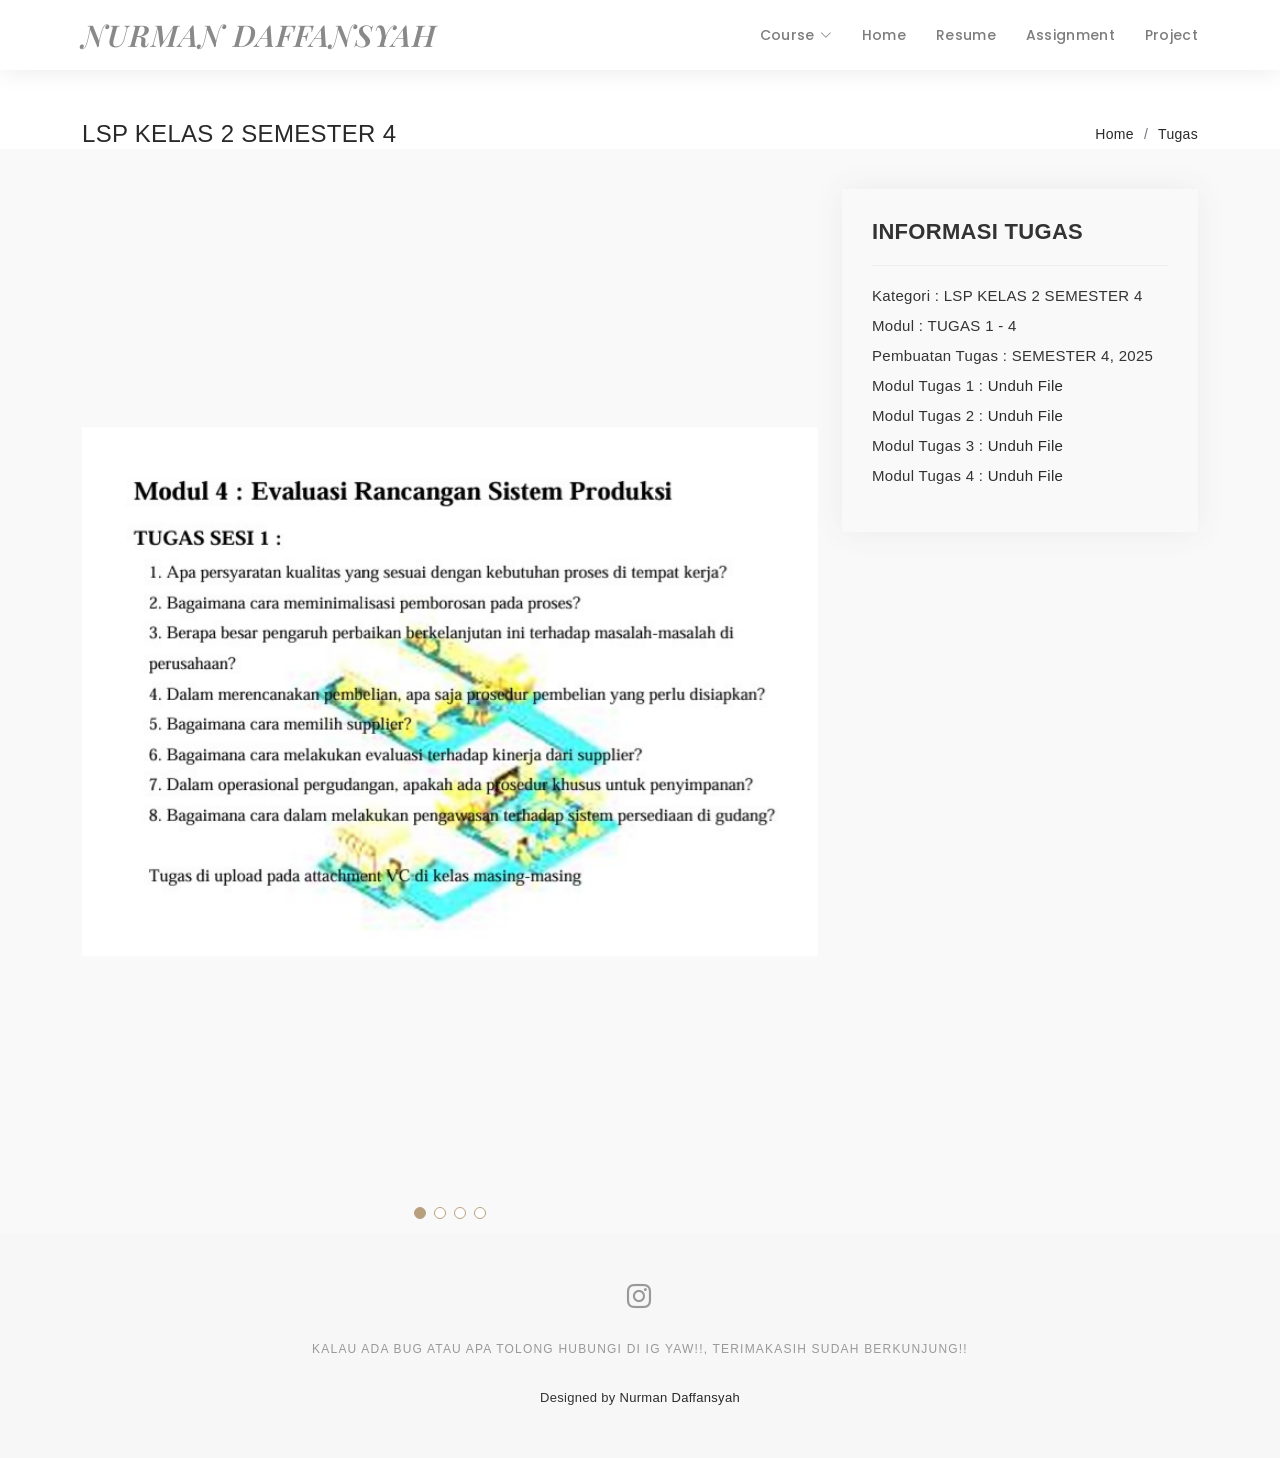
<file: LSPSMT4.html>
<!DOCTYPE html>
<html lang="en">

<head>
  <meta charset="utf-8">
  <meta content="width=device-width, initial-scale=1.0" name="viewport">

  <title>Tugas Dapan</title>
  <meta content="" name="description">
  <meta content="" name="keywords">

  <!-- Favicons -->
  <link href="assets/img/favicon.png" rel="icon">
  <link href="assets/img/apple-touch-icon.png" rel="apple-touch-icon">

  <!-- Google Fonts -->
  <link href="https://fonts.googleapis.com/css?family=Poppins:300,300i,400,400i,500,500i,600,600i,700,700i|Playfair+Display:400,400i,500,500i,600,600i,700,700i,900,900i" rel="stylesheet">

  <!-- Vendor CSS Files -->
  <link href="assets/vendor/bootstrap/css/bootstrap.min.css" rel="stylesheet">
  <link href="assets/vendor/bootstrap-icons/bootstrap-icons.css" rel="stylesheet">
  <link href="assets/vendor/boxicons/css/boxicons.min.css" rel="stylesheet">
  <link href="assets/vendor/glightbox/css/glightbox.min.css" rel="stylesheet">
  <link href="assets/vendor/swiper/swiper-bundle.min.css" rel="stylesheet">

  <!-- Template Main CSS File -->
  <link href="assets/css/style.css" rel="stylesheet">

  <!-- =======================================================
  * Template Name: Folio
  * Updated: Sep 18 2023 with Bootstrap v5.3.2
  * Template URL: https://bootstrapmade.com/folio-bootstrap-portfolio-template/
  * Author: BootstrapMade.com
  * License: https://bootstrapmade.com/license/
  ======================================================== -->
</head>

<body>

  <!-- ======= Header ======= -->
  <header id="header" class="fixed-top header-inner-pages">
    <div class="container d-flex align-items-center justify-content-between">

      <h1 class="logo"><a href="#">NURMAN DAFFANSYAH</a></h1>
      <!-- Uncomment below if you prefer to use an text logo -->
      <!-- <h1 class="logo"><a href="index.html">Folio</a></h1> -->

      <nav id="navbar" class="navbar">
        <ul>
          <li class="dropdown"><a href="javascript:void(0)"><span>Course</span> <i class="bi bi-chevron-down"></i></a>
            <ul>
              <!-- FISIKA DROPDOWN MATERI-->
              <li class="dropdown"><a href="#"><span>FISIKA DASAR</span> <i class="bi bi-chevron-down"></i></a>
                <ul>
                <li><a href="modul-l1.html">FISIKA DASAR L1</a></li>
                <li><a href="modul-m1.html">FISIKA DASAR M1</a></li>
                </ul>

                <!-- STATISTIKA INFERENSIA DROPDOWN MATERI-->
              <li class="dropdown"><a href="#"><span>PRAKTIKUM STATISTIKA</span> <i class="bi bi-chevron-down"></i></a>
                <ul>
                  <li><a href="statin.html">LAPORAN AKHIR (ACC) </a></li>
                  <li><a href="#">KORELASI</a></li>
                  <li><a href="#">REGRESI</a></li>
                </ul>
                
                <!-- PERANCANGAN TEKNIK INDUSTRI 1 DROPDOWN MATERI-->
               <li class="dropdown"><a href="#"><span>PERANCANGAN TEKNIK INDUSTRI 1</span> <i class="bi bi-chevron-down"></i></a>
                <ul>
                  <li><a href="PTI-1.html">LAPORAN AKHIR (ACC) </a></li>
                  <li><a href="#">LP DDPR</a></li>
                  <li><a href="#">LP KUESIONER</a></li>
                  <li><a href="#">LP BENCHMARKING</a></li>
                  <li><a href="#">LP HOQ</a></li>
                  <li><a href="#">LP DISFREK</a></li>
                  <li><a href="#">LP ANTROPOMETRI</a></li>
                  <li><a href="#">LP PENURUNAN KONSEP</a></li>
                </ul>
                
                <!-- ANALISIS PENGUKURAN KERJA DROPDOWN MATERI-->
              <li class="dropdown"><a href="#"><span>PRAKTIKUM PROSES MANUFAKTUR</span> <i class="bi bi-chevron-down"></i></a>
                <ul>
                  <li><a href="prosman.html">LAPORAN AKHIR (ACC) </a></li>
                </ul>
                
              <!-- LSP-->
              <li class="dropdown">
                <a href="#"><span>LSP</span> <i class="bi bi-chevron-down"></i></a>
                <ul>
                <!--  <li><a href="prosman.html">LAPORAN AKHIR (ACC)</a></li> -->

                  <!-- Dropdown level 2 -->
                  <li class="dropdown">
                    <a href="#"><span>LSP KELAS 2</span> <i class="bi bi-chevron-right"></i></a>
                    <ul>
                      <li><a href="sertifikat1.html">Sertifikat 1</a></li>
                      <li><a href="sertifikat2.html">Sertifikat 2</a></li>
                    </ul>
                  </li>
                </ul>
              </li>
              </li> 
            </ul>
          </li>
          <li><a class="nav-link scrollto " href="index.html">Home</a></li>
          <!-- <li><a href="#resume"><i class="bi bi-file-earmark-text navicon"></i><span>Resume</span></a></li>
          <li><a class="nav-link scrollto" href="#about">About</a></li> -->
          <li><a class="nav-link scrollto" href="index.html#resume">Resume</a></li>
          <li><a class="nav-link scrollto" href="index.html#portfolio">Assignment</a></li>
          <li><a class="nav-link scrollto" href="index.html#project">Project</a></li>
        </ul>

         <!-- <li><a class="nav-link  scrollto" href="#journal">Blog</a></li> 
          <li><a class="nav-link scrollto" href="#contact">Contact</a></li> -->
        </ul>
        <i class="bi bi-list mobile-nav-toggle"></i> 
      </nav><!-- .navbar -->

    </div>
  </header><!-- End Header -->

  <main id="main">

    <!-- ======= Breadcrumbs Section ======= -->
    <section class="breadcrumbs">
      <div class="container">

        <div class="d-flex justify-content-between align-items-center">
          <h2>LSP KELAS 2 SEMESTER 4</h2>
          <ol>
            <li><a href="index.html">Home</a></li>
            <li><a href="index.html#portfolio">Tugas</a></li>
          </ol>
        </div>

      </div>
    </section><!-- Breadcrumbs Section -->

    <!-- ======= Portfolio Details Section ======= -->
    <section id="portfolio-details" class="portfolio-details">
      <div class="container">

        <div class="row gy-4">

          <div class="col-lg-8">
            <div class="portfolio-details-slider swiper">
              <div class="swiper-wrapper align-items-center">

                <div class="swiper-slide">
                  <img src="assets\img\LSP/tugas1.jpg" alt="">
                </div>

                <div class="swiper-slide">
                  <img src="assets\img\LSP/tugas2.jpg" alt="">
                </div>

                <div class="swiper-slide">
                  <img src="assets\img\LSP/tugas3.jpg" alt="">
                </div>

                <div class="swiper-slide">
                  <img src="assets\img\LSP/tugas4.jpg" alt="">
                </div>
              </div>
              <div class="swiper-pagination"></div>
            </div>
          </div>

          <div class="col-lg-4">
            <div class="portfolio-info">
              <h3>INFORMASI TUGAS</h3>
              <ul>
                <li><strong>Kategori</strong> : LSP KELAS 2 SEMESTER 4</li>
                <li><strong>Modul</strong> : TUGAS 1 - 4 </li> 
                <li><strong>Pembuatan Tugas</strong> : SEMESTER 4, 2025</li>
                <li><strong>Modul Tugas 1</strong> : <a href="assets/tugaslsp/tugas1.pdf" download="tugas1.pdf"> <b> Unduh File </b></a>
                <li><strong>Modul Tugas 2</strong> : <a href="assets/tugaslsp/tugas2.pdf" download="tugas2.pdf"> <b> Unduh File </b></a>
                <li><strong>Modul Tugas 3</strong> : <a href="assets/tugaslsp/tugas3.pdf" download="tugas3.pdf"> <b> Unduh File </b></a>
                <li><strong>Modul Tugas 4</strong> : <a href="assets/tugaslsp/tugas4.pdf" download="tugas4.pdf"> <b> Unduh File </b></a>
              </ul>
            </div>
           <!-- <div class="portfolio-description">
              <h2>This is an example of portfolio detail</h2>
              <p>
                Autem ipsum nam porro corporis rerum. Quis eos dolorem eos itaque inventore commodi labore quia quia. Exercitationem repudiandae officiis neque suscipit non officia eaque itaque enim. Voluptatem officia accusantium nesciunt est omnis tempora consectetur dignissimos. Sequi nulla at esse enim cum deserunt eius.
              </p>
            </div> 
          </div> -->

        </div>

      </div>
    </section><!-- End Portfolio Details Section -->

  </main><!-- End #main -->

  <!-- ======= Footer ======= -->
  <div id="footer" class="text-center">
    <div class="container">
      <div class="socials-media text-center">

        <ul class="list-unstyled">
       <!--   <li><a href="https://discord.gg/HnvruvGM"><i class="bi bi-discord"></i></a></li> -->
         <!-- <li><a href="#"><i class="bi bi-twitter"></i></a></li> -->
          <li><a href="https://www.instagram.com/dapansy_/"><i class="bi bi-instagram"></i></a></li>
         <!-- <li><a href="#"><i class="bi bi-linkedin"></i></a></li> -->
        </ul>

      </div>

      <p>KALAU ADA BUG ATAU APA TOLONG HUBUNGI DI IG YAW!!, TERIMAKASIH SUDAH BERKUNJUNG!!</p>

      <div class="credits">
        <!--
        All the links in the footer should remain intact.
        You can delete the links only if you purchased the pro version.
        Licensing information: https://bootstrapmade.com/license/
        Purchase the pro version with working PHP/AJAX contact form: https://bootstrapmade.com/buy/?theme=Folio
      -->
        Designed by <a href="https://www.instagram.com/dapansy_/">Nurman Daffansyah</a>
      </div>

    </div>
  </div><!-- End Footer -->

  <a href="#" class="back-to-top d-flex align-items-center justify-content-center"><i class="bi bi-arrow-up-short"></i></a>

  <!-- Vendor JS Files -->
  <script src="assets/vendor/bootstrap/js/bootstrap.bundle.min.js"></script>
  <script src="assets/vendor/glightbox/js/glightbox.min.js"></script>
  <script src="assets/vendor/isotope-layout/isotope.pkgd.min.js"></script>
  <script src="assets/vendor/swiper/swiper-bundle.min.js"></script>
  <script src="assets/vendor/typed.js/typed.umd.js"></script>
  <script src="assets/vendor/php-email-form/validate.js"></script>

  <!-- Template Main JS File -->
  <script src="assets/js/main.js"></script>

</body>

</html>
</file>
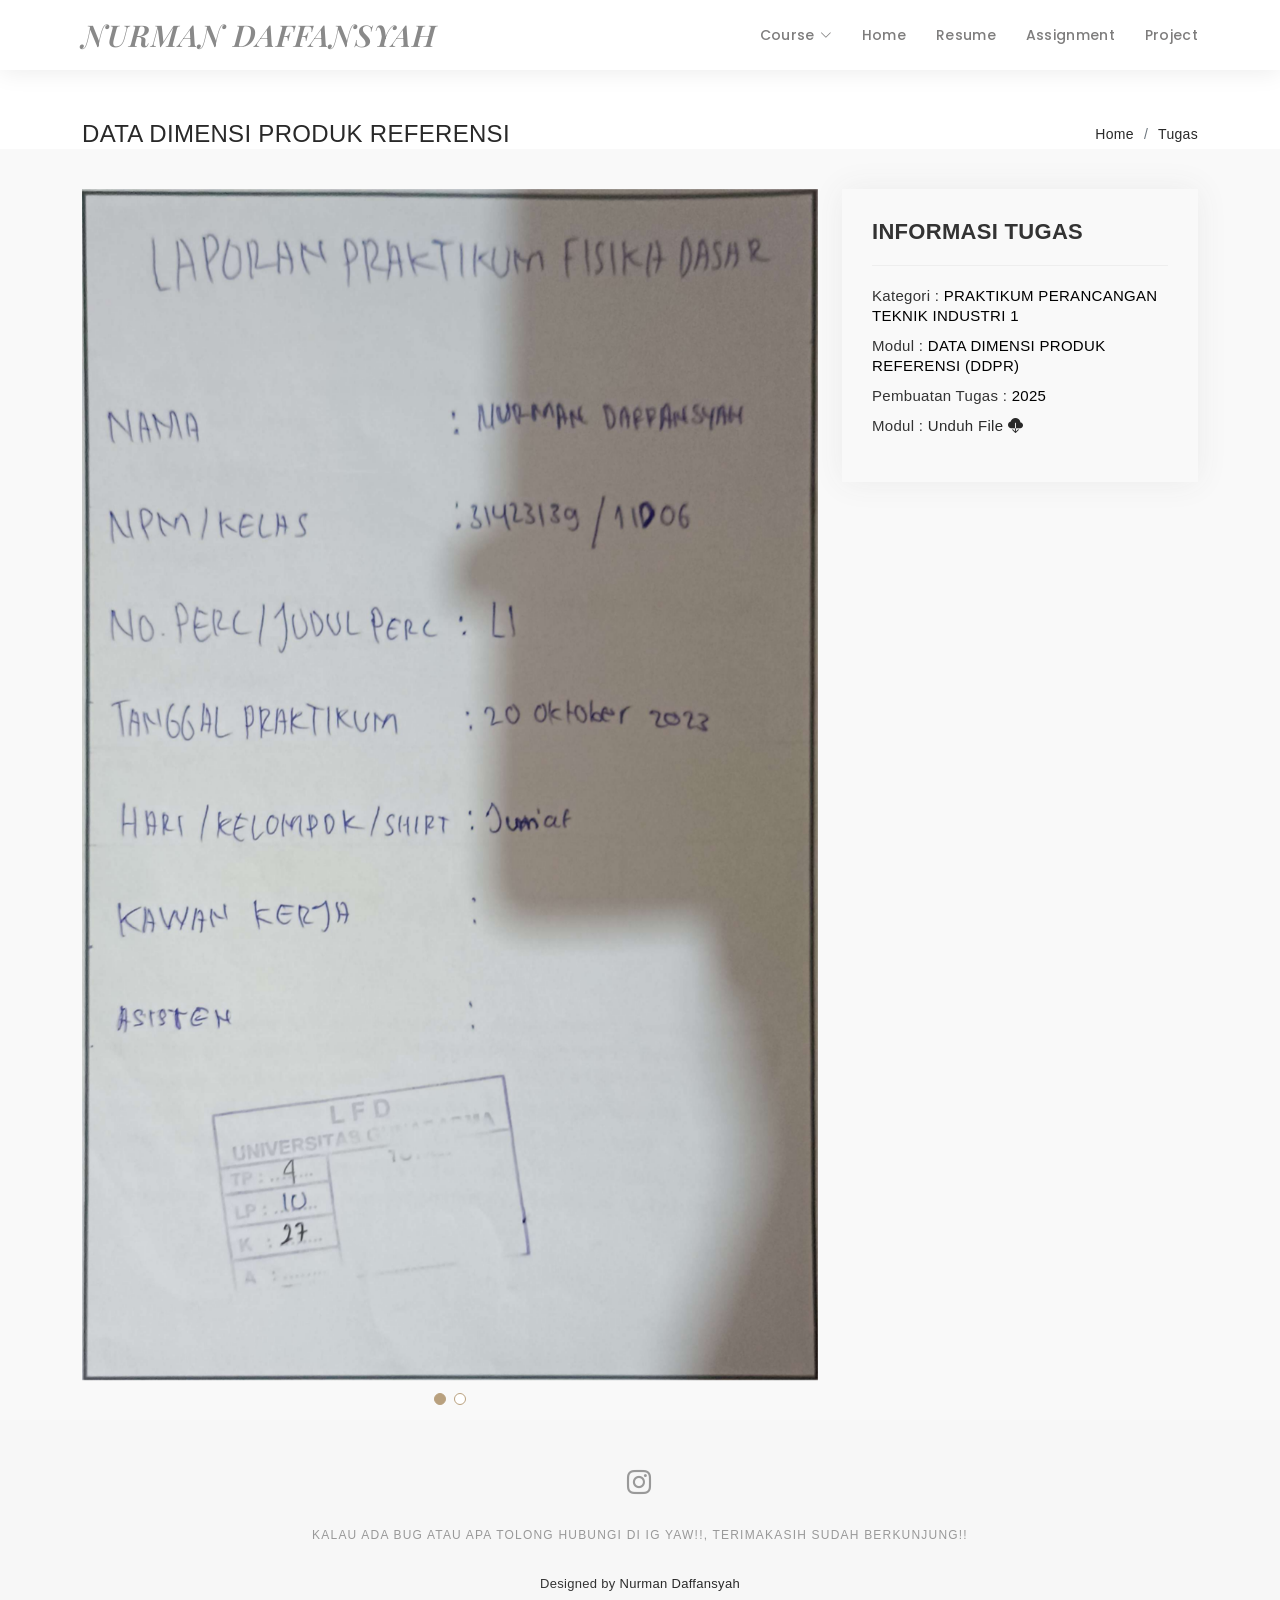
<file: modul-ddpr.html>
<!DOCTYPE html>
<html lang="en">

<head>
  <meta charset="utf-8">
  <meta content="width=device-width, initial-scale=1.0" name="viewport">

  <title>Tugas Dapan</title>
  <meta content="" name="description">
  <meta content="" name="keywords">

  <!-- Favicons -->
  <link href="assets/img/favicon.png" rel="icon">
  <link href="assets/img/apple-touch-icon.png" rel="apple-touch-icon">

  <!-- Google Fonts -->
  <link href="https://fonts.googleapis.com/css?family=Poppins:300,300i,400,400i,500,500i,600,600i,700,700i|Playfair+Display:400,400i,500,500i,600,600i,700,700i,900,900i" rel="stylesheet">

  <!-- Vendor CSS Files -->
  <link href="assets/vendor/bootstrap/css/bootstrap.min.css" rel="stylesheet">
  <link href="assets/vendor/bootstrap-icons/bootstrap-icons.css" rel="stylesheet">
  <link href="assets/vendor/boxicons/css/boxicons.min.css" rel="stylesheet">
  <link href="assets/vendor/glightbox/css/glightbox.min.css" rel="stylesheet">
  <link href="assets/vendor/swiper/swiper-bundle.min.css" rel="stylesheet">

  <!-- Template Main CSS File -->
  <link href="assets/css/style.css" rel="stylesheet">

  <!-- =======================================================
  * Template Name: Folio
  * Updated: Sep 18 2023 with Bootstrap v5.3.2
  * Template URL: https://bootstrapmade.com/folio-bootstrap-portfolio-template/
  * Author: BootstrapMade.com
  * License: https://bootstrapmade.com/license/
  ======================================================== -->
</head>

<body>

  <!-- ======= Header ======= -->
  <header id="header" class="fixed-top header-inner-pages">
    <div class="container d-flex align-items-center justify-content-between">

      <h1 class="logo"><a href="#">NURMAN DAFFANSYAH</a></h1>
      <!-- Uncomment below if you prefer to use an text logo -->
      <!-- <h1 class="logo"><a href="index.html">Folio</a></h1> -->

      <nav id="navbar" class="navbar">
        <ul>
          <li class="dropdown"><a href="javascript:void(0)"><span>Course</span> <i class="bi bi-chevron-down"></i></a>
            <ul>
              <!-- FISIKA DROPDOWN MATERI-->
              <li class="dropdown"><a href="#"><span>FISIKA DASAR</span> <i class="bi bi-chevron-down"></i></a>
                <ul>
                <li><a href="modul-l1.html">FISIKA DASAR L1</a></li>
                <li><a href="modul-m1.html">FISIKA DASAR M1</a></li>
                </ul>

                <!-- STATISTIKA INFERENSIA DROPDOWN MATERI-->
              <li class="dropdown"><a href="#"><span>PRAKTIKUM STATISTIKA</span> <i class="bi bi-chevron-down"></i></a>
                <ul>
                  <li><a href="statin.html">LAPORAN AKHIR (ACC) </a></li>
                  <li><a href="#">KORELASI</a></li>
                  <li><a href="#">REGRESI</a></li>
                </ul>
                
                <!-- PERANCANGAN TEKNIK INDUSTRI 1 DROPDOWN MATERI-->
               <li class="dropdown"><a href="#"><span>PERANCANGAN TEKNIK INDUSTRI 1</span> <i class="bi bi-chevron-down"></i></a>
                <ul>
                  <li><a href="PTI-1.html">LAPORAN AKHIR (ACC) </a></li>
                  <li><a href="#">LP DDPR</a></li>
                  <li><a href="#">LP KUESIONER</a></li>
                  <li><a href="#">LP BENCHMARKING</a></li>
                  <li><a href="#">LP HOQ</a></li>
                  <li><a href="#">LP DISFREK</a></li>
                  <li><a href="#">LP ANTROPOMETRI</a></li>
                  <li><a href="#">LP PENURUNAN KONSEP</a></li>
                </ul>
                
                <!-- ANALISIS PENGUKURAN KERJA DROPDOWN MATERI-->
              <li class="dropdown"><a href="#"><span>PRAKTIKUM PROSES MANUFAKTUR</span> <i class="bi bi-chevron-down"></i></a>
                <ul>
                  <li><a href="prosman.html">LAPORAN AKHIR (ACC) </a></li>
                </ul>
                
              <!-- LSP-->
              <li class="dropdown">
                <a href="#"><span>LSP</span> <i class="bi bi-chevron-down"></i></a>
                <ul>
                <!--  <li><a href="prosman.html">LAPORAN AKHIR (ACC)</a></li> -->

                  <!-- Dropdown level 2 -->
                  <li class="dropdown">
                    <a href="#"><span>LSP KELAS 2</span> <i class="bi bi-chevron-right"></i></a>
                    <ul>
                      <li><a href="sertifikat1.html">Sertifikat 1</a></li>
                      <li><a href="sertifikat2.html">Sertifikat 2</a></li>
                    </ul>
                  </li>
                </ul>
              </li>


              </li> 
            </ul>
          </li>
          <li><a class="nav-link scrollto " href="index.html">Home</a></li>
          <!-- <li><a href="#resume"><i class="bi bi-file-earmark-text navicon"></i><span>Resume</span></a></li>
          <li><a class="nav-link scrollto" href="#about">About</a></li> -->
          <li><a class="nav-link scrollto" href="index.html#resume">Resume</a></li>
          <li><a class="nav-link scrollto" href="index.html#portfolio">Assignment</a></li>
          <li><a class="nav-link scrollto" href="index.html#project">Project</a></li>
        </ul>

         <!-- <li><a class="nav-link  scrollto" href="#journal">Blog</a></li> 
          <li><a class="nav-link scrollto" href="#contact">Contact</a></li> -->
        </ul>
        <i class="bi bi-list mobile-nav-toggle"></i> 
      </nav><!-- .navbar -->


    </div>
  </header><!-- End Header -->

  <main id="main">

    <!-- ======= Breadcrumbs Section ======= -->
    <section class="breadcrumbs">
      <div class="container">

        <div class="d-flex justify-content-between align-items-center">
          <h2>DATA DIMENSI PRODUK REFERENSI</h2>
          <ol>
            <li><a href="index.html">Home</a></li>
            <li><a href="index.html#portfolio">Tugas</a></li>
          </ol>
        </div>

      </div>
    </section><!-- Breadcrumbs Section -->

    <!-- ======= Portfolio Details Section ======= -->
    <section id="portfolio-details" class="portfolio-details">
      <div class="container">

        <div class="row gy-4">

          <div class="col-lg-8">
            <div class="portfolio-details-slider swiper">
              <div class="swiper-wrapper align-items-center">

                <div class="swiper-slide">
                  <img src="assets/img/portfolio/1.jpg" alt="">
                </div>

                <div class="swiper-slide">
                  <img src="assets/img/portfolio/1.jpg" alt="">
                </div>

              </div>
              <div class="swiper-pagination"></div>
            </div>
          </div>

          <div class="col-lg-4">
            <div class="portfolio-info">
              <h3>INFORMASI TUGAS</h3>
              <ul>
                <li><strong>Kategori : </strong><strong style="color: black;">PRAKTIKUM PERANCANGAN TEKNIK INDUSTRI 1</strong></li>
                <li><strong>Modul</strong> : <strong style="color: black;">DATA DIMENSI PRODUK REFERENSI (DDPR) </strong></li> 
                <li><strong>Pembuatan Tugas</strong> : <strong style="color: black;">2025 </strong></li>
                <li><strong>Modul</strong> : <a href="assets/pdf/L1.pdf" download="L1.pdf"> <b> Unduh File <i class="bi bi-cloud-download-fill"></i></b></a>
              </ul>
            </div>
           <!-- <div class="portfolio-description">
              <h2>This is an example of portfolio detail</h2>
              <p>
                Autem ipsum nam porro corporis rerum. Quis eos dolorem eos itaque inventore commodi labore quia quia. Exercitationem repudiandae officiis neque suscipit non officia eaque itaque enim. Voluptatem officia accusantium nesciunt est omnis tempora consectetur dignissimos. Sequi nulla at esse enim cum deserunt eius.
              </p>
            </div> 
          </div> -->

        </div>

      </div>
    </section><!-- End Portfolio Details Section -->

  </main><!-- End #main -->

  <!-- ======= Footer ======= -->
  <div id="footer" class="text-center">
    <div class="container">
      <div class="socials-media text-center">

        <ul class="list-unstyled">
       <!--  <li><a href="https://discord.gg/HnvruvGM"><i class="bi bi-discord"></i></a></li> --> 
         <!-- <li><a href="#"><i class="bi bi-twitter"></i></a></li> -->
          <li><a href="https://www.instagram.com/dapansy_/"><i class="bi bi-instagram"></i></a></li>
         <!-- <li><a href="#"><i class="bi bi-linkedin"></i></a></li> -->
        </ul>

      </div>

      <p>KALAU ADA BUG ATAU APA TOLONG HUBUNGI DI IG YAW!!, TERIMAKASIH SUDAH BERKUNJUNG!!</p>

      <div class="credits">
        <!--
        All the links in the footer should remain intact.
        You can delete the links only if you purchased the pro version.
        Licensing information: https://bootstrapmade.com/license/
        Purchase the pro version with working PHP/AJAX contact form: https://bootstrapmade.com/buy/?theme=Folio
      -->
        Designed by <a href="https://www.instagram.com/dapansy_/">Nurman Daffansyah</a>
      </div>

    </div>
  </div><!-- End Footer -->

  <a href="#" class="back-to-top d-flex align-items-center justify-content-center"><i class="bi bi-arrow-up-short"></i></a>

  <!-- Vendor JS Files -->
  <script src="assets/vendor/bootstrap/js/bootstrap.bundle.min.js"></script>
  <script src="assets/vendor/glightbox/js/glightbox.min.js"></script>
  <script src="assets/vendor/isotope-layout/isotope.pkgd.min.js"></script>
  <script src="assets/vendor/swiper/swiper-bundle.min.js"></script>
  <script src="assets/vendor/typed.js/typed.umd.js"></script>
  <script src="assets/vendor/php-email-form/validate.js"></script>

  <!-- Template Main JS File -->
  <script src="assets/js/main.js"></script>

</body>

</html>
</file>
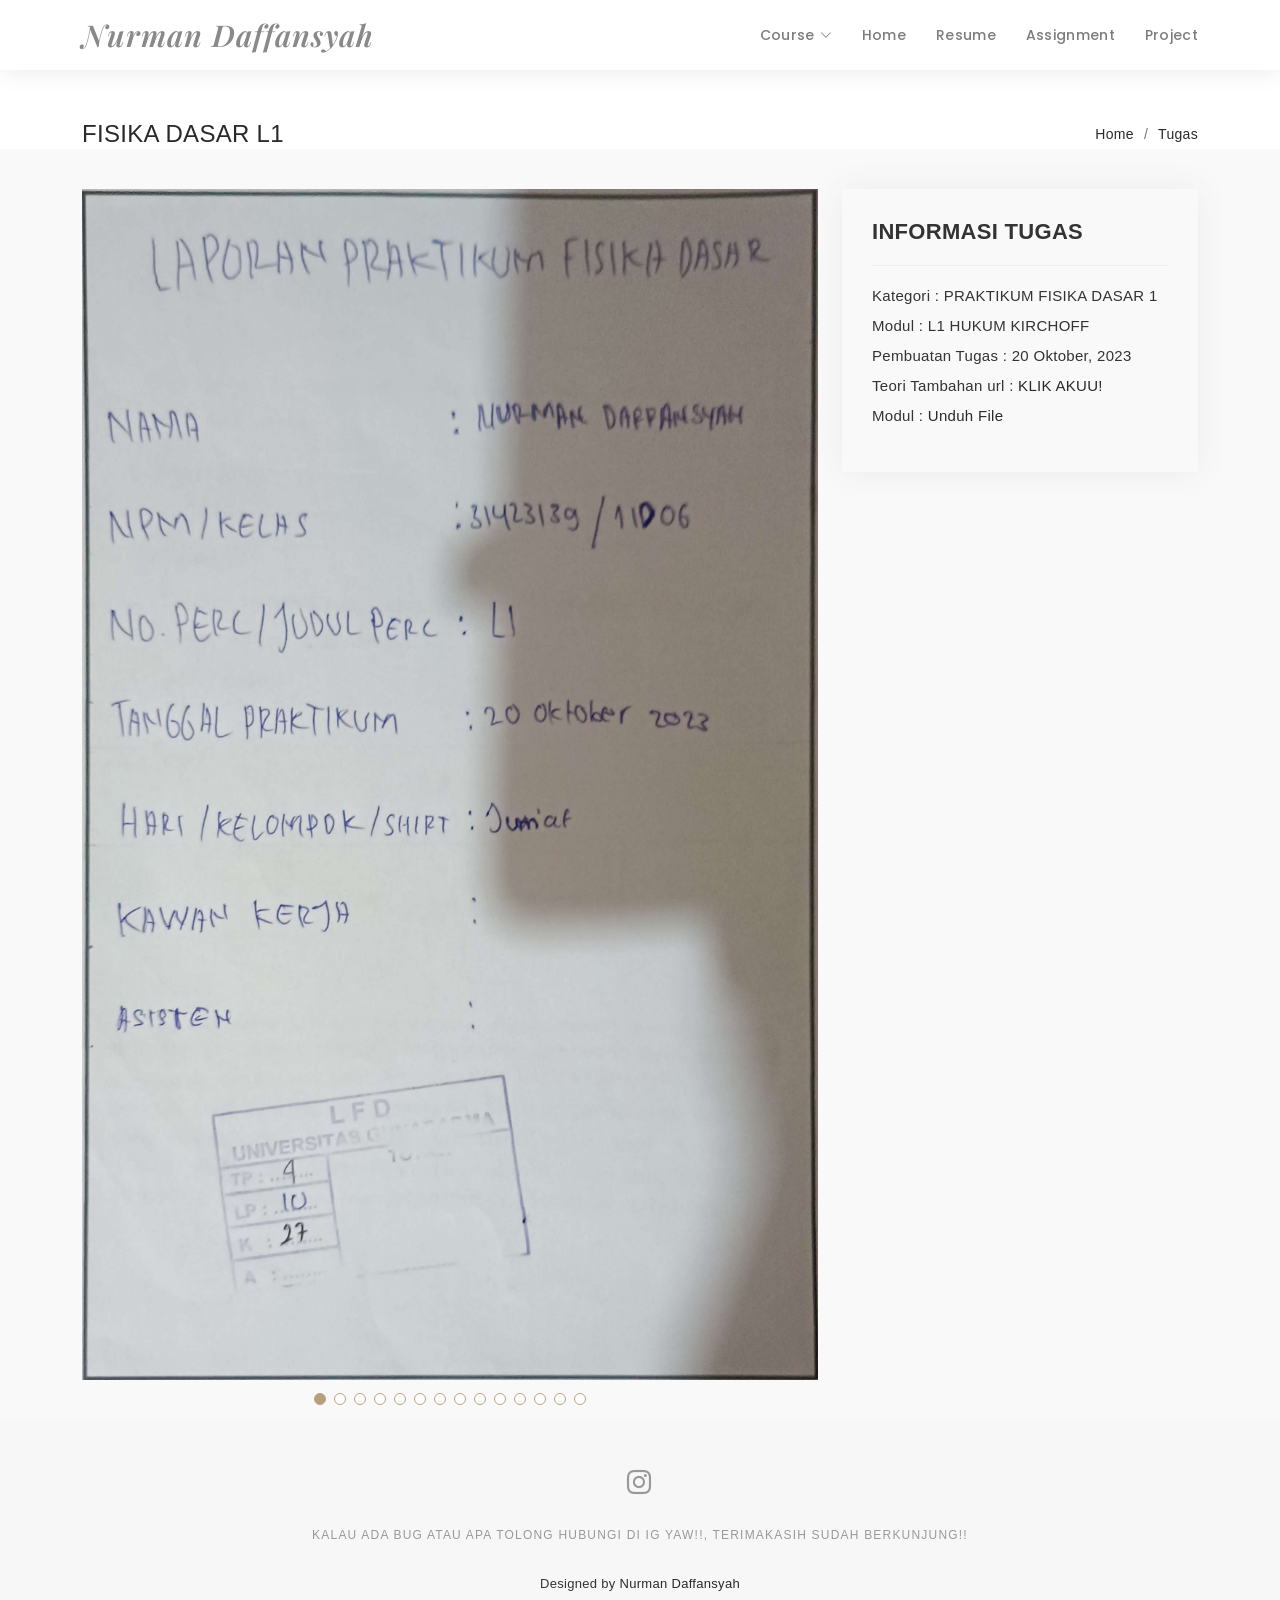
<file: modul-l1.html>
<!DOCTYPE html>
<html lang="en">

<head>
  <meta charset="utf-8">
  <meta content="width=device-width, initial-scale=1.0" name="viewport">

  <title>Tugas Dapan</title>
  <meta content="" name="description">
  <meta content="" name="keywords">

  <!-- Favicons -->
  <link href="assets/img/favicon.png" rel="icon">
  <link href="assets/img/apple-touch-icon.png" rel="apple-touch-icon">

  <!-- Google Fonts -->
  <link href="https://fonts.googleapis.com/css?family=Poppins:300,300i,400,400i,500,500i,600,600i,700,700i|Playfair+Display:400,400i,500,500i,600,600i,700,700i,900,900i" rel="stylesheet">

  <!-- Vendor CSS Files -->
  <link href="assets/vendor/bootstrap/css/bootstrap.min.css" rel="stylesheet">
  <link href="assets/vendor/bootstrap-icons/bootstrap-icons.css" rel="stylesheet">
  <link href="assets/vendor/boxicons/css/boxicons.min.css" rel="stylesheet">
  <link href="assets/vendor/glightbox/css/glightbox.min.css" rel="stylesheet">
  <link href="assets/vendor/swiper/swiper-bundle.min.css" rel="stylesheet">

  <!-- Template Main CSS File -->
  <link href="assets/css/style.css" rel="stylesheet">

  <!-- =======================================================
  * Template Name: Folio
  * Updated: Sep 18 2023 with Bootstrap v5.3.2
  * Template URL: https://bootstrapmade.com/folio-bootstrap-portfolio-template/
  * Author: BootstrapMade.com
  * License: https://bootstrapmade.com/license/
  ======================================================== -->
</head>

<body>

  <!-- ======= Header ======= -->
  <header id="header" class="fixed-top header-inner-pages">
    <div class="container d-flex align-items-center justify-content-between">

      <h1 class="logo"><a href="#">Nurman Daffansyah</a></h1>
      <!-- Uncomment below if you prefer to use an text logo -->
      <!-- <h1 class="logo"><a href="index.html">Folio</a></h1> -->

      <nav id="navbar" class="navbar">
        <ul>
          <li class="dropdown"><a href="javascript:void(0)"><span>Course</span> <i class="bi bi-chevron-down"></i></a>
            <ul>
              <!-- FISIKA DROPDOWN MATERI-->
              <li class="dropdown"><a href="#"><span>FISIKA DASAR</span> <i class="bi bi-chevron-down"></i></a>
                <ul>
                <li><a href="modul-l1.html">FISIKA DASAR L1</a></li>
                <li><a href="modul-m1.html">FISIKA DASAR M1</a></li>
                </ul>

                <!-- STATISTIKA INFERENSIA DROPDOWN MATERI-->
              <li class="dropdown"><a href="#"><span>PRAKTIKUM STATISTIKA</span> <i class="bi bi-chevron-down"></i></a>
                <ul>
                  <li><a href="statin.html">LAPORAN AKHIR (ACC) </a></li>
                  <li><a href="#">KORELASI</a></li>
                  <li><a href="#">REGRESI</a></li>
                </ul>
                
                <!-- PERANCANGAN TEKNIK INDUSTRI 1 DROPDOWN MATERI-->
               <li class="dropdown"><a href="#"><span>PERANCANGAN TEKNIK INDUSTRI 1</span> <i class="bi bi-chevron-down"></i></a>
                <ul>
                  <li><a href="PTI-1.html">LAPORAN AKHIR (ACC) </a></li>
                  <li><a href="#">LP DDPR</a></li>
                  <li><a href="#">LP KUESIONER</a></li>
                  <li><a href="#">LP BENCHMARKING</a></li>
                  <li><a href="#">LP HOQ</a></li>
                  <li><a href="#">LP DISFREK</a></li>
                  <li><a href="#">LP ANTROPOMETRI</a></li>
                  <li><a href="#">LP PENURUNAN KONSEP</a></li>
                </ul>
                
                <!-- ANALISIS PENGUKURAN KERJA DROPDOWN MATERI-->
              <li class="dropdown"><a href="#"><span>PRAKTIKUM PROSES MANUFAKTUR</span> <i class="bi bi-chevron-down"></i></a>
                <ul>
                  <li><a href="prosman.html">LAPORAN AKHIR (ACC) </a></li>
                </ul>
                
              <!-- LSP-->
              <li class="dropdown">
                <a href="#"><span>LSP</span> <i class="bi bi-chevron-down"></i></a>
                <ul>
                <!--  <li><a href="prosman.html">LAPORAN AKHIR (ACC)</a></li> -->

                  <!-- Dropdown level 2 -->
                  <li class="dropdown">
                    <a href="#"><span>LSP KELAS 2</span> <i class="bi bi-chevron-right"></i></a>
                    <ul>
                      <li><a href="sertifikat1.html">Sertifikat 1</a></li>
                      <li><a href="sertifikat2.html">Sertifikat 2</a></li>
                    </ul>
                  </li>
                </ul>
              </li>


              </li> 
            </ul>
          </li>
          <li><a class="nav-link scrollto " href="index.html">Home</a></li>
          <!-- <li><a href="#resume"><i class="bi bi-file-earmark-text navicon"></i><span>Resume</span></a></li>
          <li><a class="nav-link scrollto" href="#about">About</a></li> -->
          <li><a class="nav-link scrollto" href="index.html#resume">Resume</a></li>
          <li><a class="nav-link scrollto" href="index.html#portfolio">Assignment</a></li>
          <li><a class="nav-link scrollto" href="index.html#project">Project</a></li>
        </ul>

         <!-- <li><a class="nav-link  scrollto" href="#journal">Blog</a></li> 
          <li><a class="nav-link scrollto" href="#contact">Contact</a></li> -->
        </ul>
        <i class="bi bi-list mobile-nav-toggle"></i> 
      </nav><!-- .navbar -->


    </div>
  </header><!-- End Header -->

  <main id="main">

    <!-- ======= Breadcrumbs Section ======= -->
    <section class="breadcrumbs">
      <div class="container">

        <div class="d-flex justify-content-between align-items-center">
          <h2>FISIKA DASAR L1</h2>
          <ol>
            <li><a href="index.html">Home</a></li>
            <li><a href="index.html#portfolio">Tugas</a></li>
          </ol>
        </div>

      </div>
    </section><!-- Breadcrumbs Section -->

    <!-- ======= Portfolio Details Section ======= -->
    <section id="portfolio-details" class="portfolio-details">
      <div class="container">

        <div class="row gy-4">

          <div class="col-lg-8">
            <div class="portfolio-details-slider swiper">
              <div class="swiper-wrapper align-items-center">

                <div class="swiper-slide">
                  <img src="assets/img/portfolio/1.jpg" alt="">
                </div>

                <div class="swiper-slide">
                  <img src="assets/img/portfolio/2.jpg" alt="">
                </div>

                <div class="swiper-slide">
                  <img src="assets/img/portfolio/3.jpg" alt="">
                </div>

                <div class="swiper-slide">
                  <img src="assets/img/portfolio/4.jpg" alt="">
                </div>

                <div class="swiper-slide">
                  <img src="assets/img/portfolio/5.jpg" alt="">
                </div>

                <div class="swiper-slide">
                  <img src="assets/img/portfolio/6.jpg" alt="">
                </div>

                <div class="swiper-slide">
                  <img src="assets/img/portfolio/7.jpg" alt="">
                </div>

                <div class="swiper-slide">
                  <img src="assets/img/portfolio/8.jpg" alt="">
                </div>

                <div class="swiper-slide">
                  <img src="assets/img/portfolio/9.jpg" alt="">
                </div>

                <div class="swiper-slide">
                  <img src="assets/img/portfolio/10.jpg" alt="">
                </div>

                <div class="swiper-slide">
                  <img src="assets/img/portfolio/11.jpg" alt="">
                </div>

                <div class="swiper-slide">
                  <img src="assets/img/portfolio/12.jpg" alt="">
                </div>

                <div class="swiper-slide">
                  <img src="assets/img/portfolio/13.jpg" alt="">
                </div>

                <div class="swiper-slide">
                  <img src="assets/img/portfolio/14.jpg" alt="">
                </div>

              </div>
              <div class="swiper-pagination"></div>
            </div>
          </div>

          <div class="col-lg-4">
            <div class="portfolio-info">
              <h3>INFORMASI TUGAS</h3>
              <ul>
                <li><strong>Kategori</strong> : PRAKTIKUM FISIKA DASAR 1</li>
                <li><strong>Modul</strong> : L1 HUKUM KIRCHOFF </li> 
                <li><strong>Pembuatan Tugas</strong> : 20 Oktober, 2023</li>
                <li><strong>Teori Tambahan url</strong> : <a href="https://id.scribd.com/document/494701756/Hukum-Kirchoff"> <b>KLIK AKUU!</b> </a></li>
                <li><strong>Modul</strong> : <a href="assets/pdf/L1.pdf" download="L1.pdf"> <b> Unduh File </b></a>
              </ul>
            </div>
           <!-- <div class="portfolio-description">
              <h2>This is an example of portfolio detail</h2>
              <p>
                Autem ipsum nam porro corporis rerum. Quis eos dolorem eos itaque inventore commodi labore quia quia. Exercitationem repudiandae officiis neque suscipit non officia eaque itaque enim. Voluptatem officia accusantium nesciunt est omnis tempora consectetur dignissimos. Sequi nulla at esse enim cum deserunt eius.
              </p>
            </div> 
          </div> -->

        </div>

      </div>
    </section><!-- End Portfolio Details Section -->

  </main><!-- End #main -->

  <!-- ======= Footer ======= -->
  <div id="footer" class="text-center">
    <div class="container">
      <div class="socials-media text-center">

        <ul class="list-unstyled">
       <!--   <li><a href="https://discord.gg/HnvruvGM"><i class="bi bi-discord"></i></a></li> -->
         <!-- <li><a href="#"><i class="bi bi-twitter"></i></a></li> -->
          <li><a href="https://www.instagram.com/dapansy_/"><i class="bi bi-instagram"></i></a></li>
         <!-- <li><a href="#"><i class="bi bi-linkedin"></i></a></li> -->
        </ul>

      </div>

      <p>KALAU ADA BUG ATAU APA TOLONG HUBUNGI DI IG YAW!!, TERIMAKASIH SUDAH BERKUNJUNG!!</p>

      <div class="credits">
        <!--
        All the links in the footer should remain intact.
        You can delete the links only if you purchased the pro version.
        Licensing information: https://bootstrapmade.com/license/
        Purchase the pro version with working PHP/AJAX contact form: https://bootstrapmade.com/buy/?theme=Folio
      -->
        Designed by <a href="https://www.instagram.com/dapansy_/">Nurman Daffansyah</a>
      </div>

    </div>
  </div><!-- End Footer -->

  <a href="#" class="back-to-top d-flex align-items-center justify-content-center"><i class="bi bi-arrow-up-short"></i></a>

  <!-- Vendor JS Files -->
  <script src="assets/vendor/bootstrap/js/bootstrap.bundle.min.js"></script>
  <script src="assets/vendor/glightbox/js/glightbox.min.js"></script>
  <script src="assets/vendor/isotope-layout/isotope.pkgd.min.js"></script>
  <script src="assets/vendor/swiper/swiper-bundle.min.js"></script>
  <script src="assets/vendor/typed.js/typed.umd.js"></script>
  <script src="assets/vendor/php-email-form/validate.js"></script>

  <!-- Template Main JS File -->
  <script src="assets/js/main.js"></script>

</body>

</html>
</file>
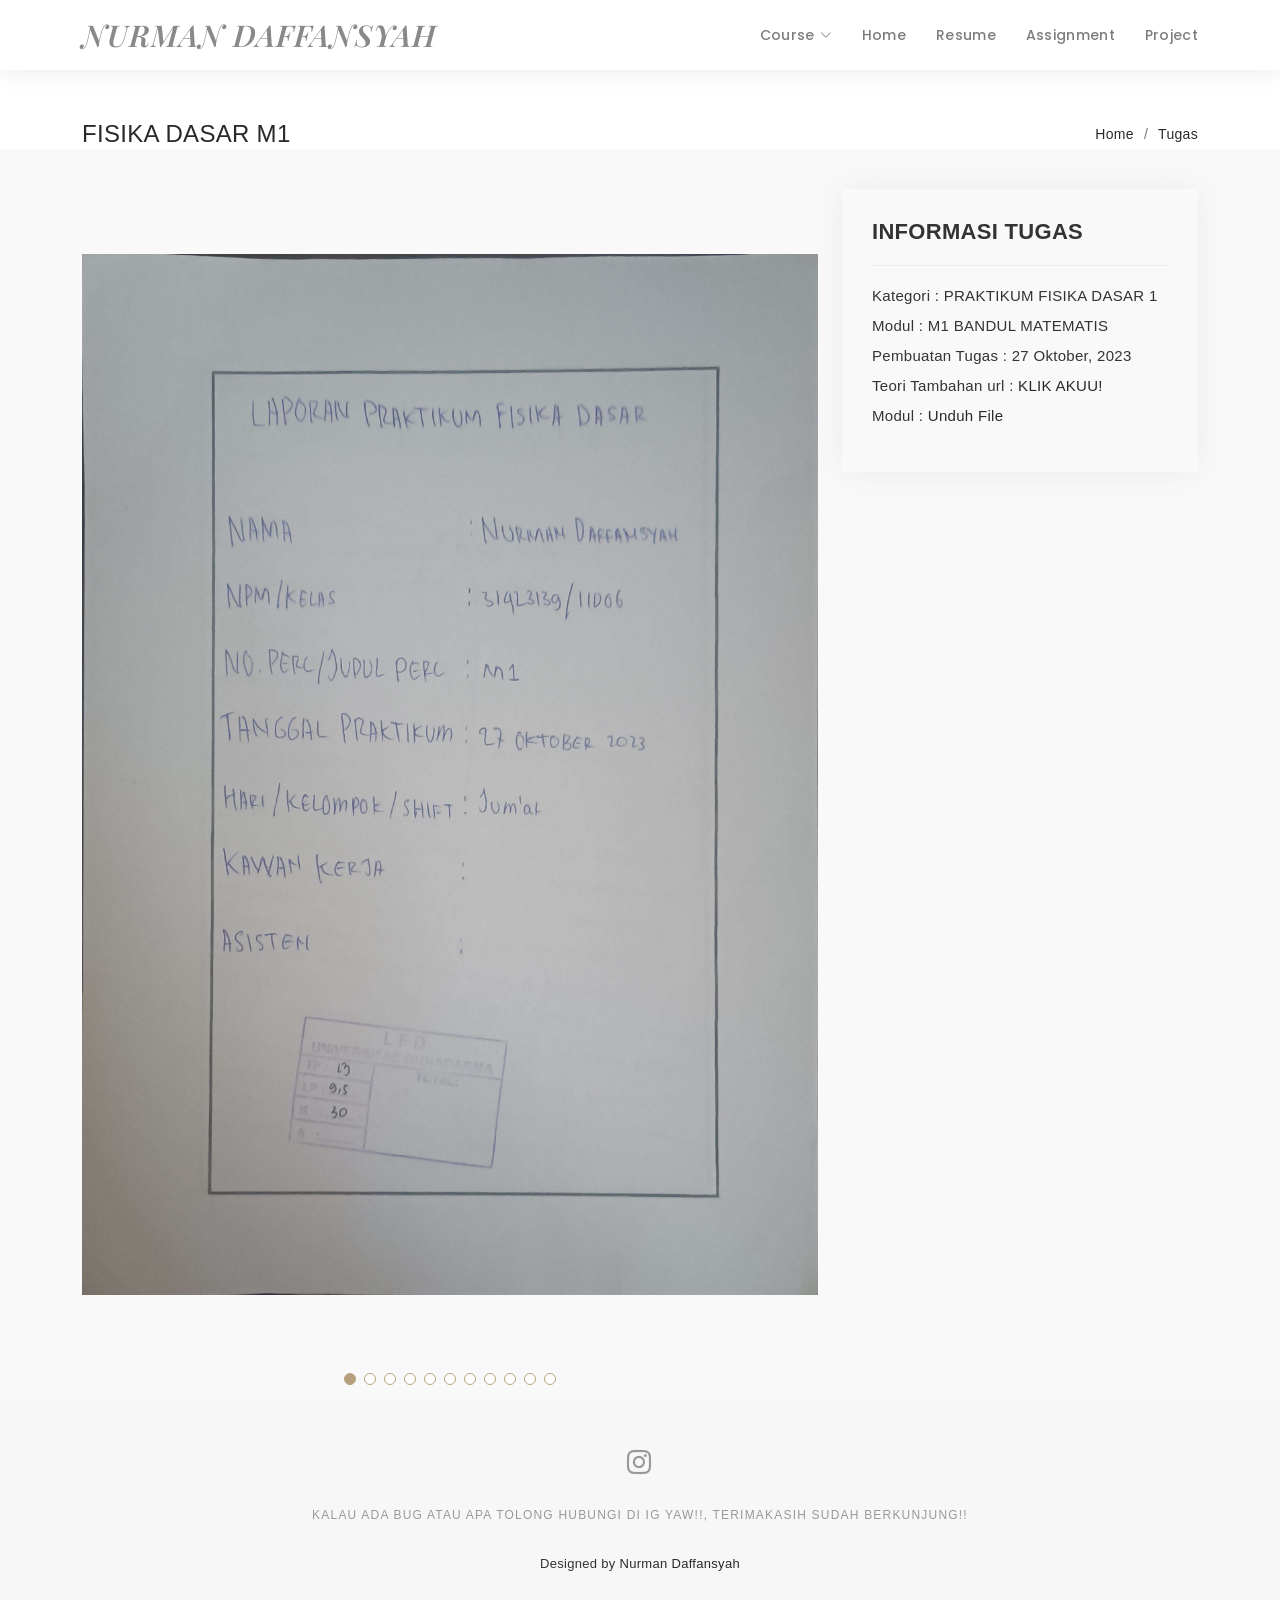
<file: modul-m1.html>
<!DOCTYPE html>
<html lang="en">

<head>
  <meta charset="utf-8">
  <meta content="width=device-width, initial-scale=1.0" name="viewport">

  <title>Tugas Dapan</title>
  <meta content="" name="description">
  <meta content="" name="keywords">

  <!-- Favicons -->
  <link href="assets/img/favicon.png" rel="icon">
  <link href="assets/img/apple-touch-icon.png" rel="apple-touch-icon">

  <!-- Google Fonts -->
  <link href="https://fonts.googleapis.com/css?family=Poppins:300,300i,400,400i,500,500i,600,600i,700,700i|Playfair+Display:400,400i,500,500i,600,600i,700,700i,900,900i" rel="stylesheet">

  <!-- Vendor CSS Files -->
  <link href="assets/vendor/bootstrap/css/bootstrap.min.css" rel="stylesheet">
  <link href="assets/vendor/bootstrap-icons/bootstrap-icons.css" rel="stylesheet">
  <link href="assets/vendor/boxicons/css/boxicons.min.css" rel="stylesheet">
  <link href="assets/vendor/glightbox/css/glightbox.min.css" rel="stylesheet">
  <link href="assets/vendor/swiper/swiper-bundle.min.css" rel="stylesheet">

  <!-- Template Main CSS File -->
  <link href="assets/css/style.css" rel="stylesheet">

  <!-- =======================================================
  * Template Name: Folio
  * Updated: Sep 18 2023 with Bootstrap v5.3.2
  * Template URL: https://bootstrapmade.com/folio-bootstrap-portfolio-template/
  * Author: BootstrapMade.com
  * License: https://bootstrapmade.com/license/
  ======================================================== -->
</head>

<body>

  <!-- ======= Header ======= -->
  <header id="header" class="fixed-top header-inner-pages">
    <div class="container d-flex align-items-center justify-content-between">

      <h1 class="logo"><a href="#">NURMAN DAFFANSYAH</a></h1>
      <!-- Uncomment below if you prefer to use an text logo -->
      <!-- <h1 class="logo"><a href="index.html">Folio</a></h1> -->

      <nav id="navbar" class="navbar">
        <ul>
          <li class="dropdown"><a href="javascript:void(0)"><span>Course</span> <i class="bi bi-chevron-down"></i></a>
            <ul>
              <!-- FISIKA DROPDOWN MATERI-->
              <li class="dropdown"><a href="#"><span>FISIKA DASAR</span> <i class="bi bi-chevron-down"></i></a>
                <ul>
                <li><a href="modul-l1.html">FISIKA DASAR L1</a></li>
                <li><a href="modul-m1.html">FISIKA DASAR M1</a></li>
                </ul>

                <!-- STATISTIKA INFERENSIA DROPDOWN MATERI-->
              <li class="dropdown"><a href="#"><span>PRAKTIKUM STATISTIKA</span> <i class="bi bi-chevron-down"></i></a>
                <ul>
                  <li><a href="statin.html">LAPORAN AKHIR (ACC) </a></li>
                  <li><a href="#">KORELASI</a></li>
                  <li><a href="#">REGRESI</a></li>
                </ul>
                
                <!-- PERANCANGAN TEKNIK INDUSTRI 1 DROPDOWN MATERI-->
               <li class="dropdown"><a href="#"><span>PERANCANGAN TEKNIK INDUSTRI 1</span> <i class="bi bi-chevron-down"></i></a>
                <ul>
                  <li><a href="PTI-1.html">LAPORAN AKHIR (ACC) </a></li>
                  <li><a href="#">LP DDPR</a></li>
                  <li><a href="#">LP KUESIONER</a></li>
                  <li><a href="#">LP BENCHMARKING</a></li>
                  <li><a href="#">LP HOQ</a></li>
                  <li><a href="#">LP DISFREK</a></li>
                  <li><a href="#">LP ANTROPOMETRI</a></li>
                  <li><a href="#">LP PENURUNAN KONSEP</a></li>
                </ul>
                
                <!-- ANALISIS PENGUKURAN KERJA DROPDOWN MATERI-->
              <li class="dropdown"><a href="#"><span>PRAKTIKUM PROSES MANUFAKTUR</span> <i class="bi bi-chevron-down"></i></a>
                <ul>
                  <li><a href="prosman.html">LAPORAN AKHIR (ACC) </a></li>
                </ul>
                
              <!-- LSP-->
              <li class="dropdown">
                <a href="#"><span>LSP</span> <i class="bi bi-chevron-down"></i></a>
                <ul>
                <!--  <li><a href="prosman.html">LAPORAN AKHIR (ACC)</a></li> -->

                  <!-- Dropdown level 2 -->
                  <li class="dropdown">
                    <a href="#"><span>LSP KELAS 2</span> <i class="bi bi-chevron-right"></i></a>
                    <ul>
                      <li><a href="sertifikat1.html">Sertifikat 1</a></li>
                      <li><a href="sertifikat2.html">Sertifikat 2</a></li>
                    </ul>
                  </li>
                </ul>
              </li>


              </li> 
            </ul>
          </li>
          <li><a class="nav-link scrollto " href="index.html">Home</a></li>
          <!-- <li><a href="#resume"><i class="bi bi-file-earmark-text navicon"></i><span>Resume</span></a></li>
          <li><a class="nav-link scrollto" href="#about">About</a></li> -->
          <li><a class="nav-link scrollto" href="index.html#resume">Resume</a></li>
          <li><a class="nav-link scrollto" href="index.html#portfolio">Assignment</a></li>
          <li><a class="nav-link scrollto" href="index.html#project">Project</a></li>
        </ul>

         <!-- <li><a class="nav-link  scrollto" href="#journal">Blog</a></li> 
          <li><a class="nav-link scrollto" href="#contact">Contact</a></li> -->
        </ul>
        <i class="bi bi-list mobile-nav-toggle"></i> 
      </nav><!-- .navbar -->


    </div>
  </header><!-- End Header -->

  <main id="main">

    <!-- ======= Breadcrumbs Section ======= -->
    <section class="breadcrumbs">
      <div class="container">

        <div class="d-flex justify-content-between align-items-center">
          <h2>FISIKA DASAR M1</h2>
          <ol>
            <li><a href="index.html">Home</a></li>
            <li><a href="index.html#portfolio">Tugas</a></li>
          </ol>
        </div>

      </div>
    </section><!-- Breadcrumbs Section -->

    <!-- ======= Portfolio Details Section ======= -->
    <section id="portfolio-details" class="portfolio-details">
      <div class="container">

        <div class="row gy-4">

          <div class="col-lg-8">
            <div class="portfolio-details-slider swiper">
              <div class="swiper-wrapper align-items-center">

                <div class="swiper-slide">
                  <img src="assets/img/portfolio/M1-1.jpg" alt="">
                </div>

                <div class="swiper-slide">
                  <img src="assets/img/portfolio/M1-2.jpg" alt="">
                </div>

                <div class="swiper-slide">
                  <img src="assets/img/portfolio/M1-3.jpg" alt="">
                </div>

                <div class="swiper-slide">
                  <img src="assets/img/portfolio/M1-4.jpg" alt="">
                </div>

                <div class="swiper-slide">
                  <img src="assets/img/portfolio/M1-5.jpg" alt="">
                </div>

                <div class="swiper-slide">
                  <img src="assets/img/portfolio/M1-6.jpg" alt="">
                </div>

                <div class="swiper-slide">
                  <img src="assets/img/portfolio/M1-7.jpg" alt="">
                </div>

                <div class="swiper-slide">
                  <img src="assets/img/portfolio/M1-8.jpg" alt="">
                </div>

                <div class="swiper-slide">
                  <img src="assets/img/portfolio/M1-9.jpg" alt="">
                </div>

                <div class="swiper-slide">
                  <img src="assets/img/portfolio/M1-10.jpg" alt="">
                </div>

                <div class="swiper-slide">
                  <img src="assets/img/portfolio/M1-11.jpg" alt="">
                </div>

              </div>
              <div class="swiper-pagination"></div>
            </div>
          </div>

          <div class="col-lg-4">
            <div class="portfolio-info">
              <h3>INFORMASI TUGAS</h3>
              <ul>
                <li><strong>Kategori</strong> : PRAKTIKUM FISIKA DASAR 1</li>
                <li><strong>Modul</strong> : M1 BANDUL MATEMATIS </li> 
                <li><strong>Pembuatan Tugas</strong> : 27 Oktober, 2023</li>
                <li><strong>Teori Tambahan url</strong> : <a href="https://fzahra97.blogspot.com/2014/12/laporan-praktikum-fisika-dasar-bandul.html"> <b>KLIK AKUU!</b> </a></li>
                <li><strong>Modul</strong> : <a href="assets/pdf/M1.pdf" download="M1.pdf"> <b> Unduh File </b></a>
              </ul>
            </div>
           <!-- <div class="portfolio-description">
              <h2>This is an example of portfolio detail</h2>
              <p>
                Autem ipsum nam porro corporis rerum. Quis eos dolorem eos itaque inventore commodi labore quia quia. Exercitationem repudiandae officiis neque suscipit non officia eaque itaque enim. Voluptatem officia accusantium nesciunt est omnis tempora consectetur dignissimos. Sequi nulla at esse enim cum deserunt eius.
              </p>
            </div> 
          </div> -->

        </div>

      </div>
    </section><!-- End Portfolio Details Section -->

  </main><!-- End #main -->

  <!-- ======= Footer ======= -->
  <div id="footer" class="text-center">
    <div class="container">
      <div class="socials-media text-center">

        <ul class="list-unstyled">
      <!--    <li><a href="https://discord.gg/HnvruvGM"><i class="bi bi-discord"></i></a></li> -->
         <!-- <li><a href="#"><i class="bi bi-twitter"></i></a></li> -->
          <li><a href="https://www.instagram.com/dapansy_/"><i class="bi bi-instagram"></i></a></li>
         <!-- <li><a href="#"><i class="bi bi-linkedin"></i></a></li> -->
        </ul>

      </div>

      <p>KALAU ADA BUG ATAU APA TOLONG HUBUNGI DI IG YAW!!, TERIMAKASIH SUDAH BERKUNJUNG!!</p>

      <div class="credits">
        <!--
        All the links in the footer should remain intact.
        You can delete the links only if you purchased the pro version.
        Licensing information: https://bootstrapmade.com/license/
        Purchase the pro version with working PHP/AJAX contact form: https://bootstrapmade.com/buy/?theme=Folio
      -->
        Designed by <a href="https://www.instagram.com/dapansy_/">Nurman Daffansyah</a>
      </div>

    </div>
  </div><!-- End Footer -->

  <a href="#" class="back-to-top d-flex align-items-center justify-content-center"><i class="bi bi-arrow-up-short"></i></a>

  <!-- Vendor JS Files -->
  <script src="assets/vendor/bootstrap/js/bootstrap.bundle.min.js"></script>
  <script src="assets/vendor/glightbox/js/glightbox.min.js"></script>
  <script src="assets/vendor/isotope-layout/isotope.pkgd.min.js"></script>
  <script src="assets/vendor/swiper/swiper-bundle.min.js"></script>
  <script src="assets/vendor/typed.js/typed.umd.js"></script>
  <script src="assets/vendor/php-email-form/validate.js"></script>

  <!-- Template Main JS File -->
  <script src="assets/js/main.js"></script>

</body>

</html>
</file>
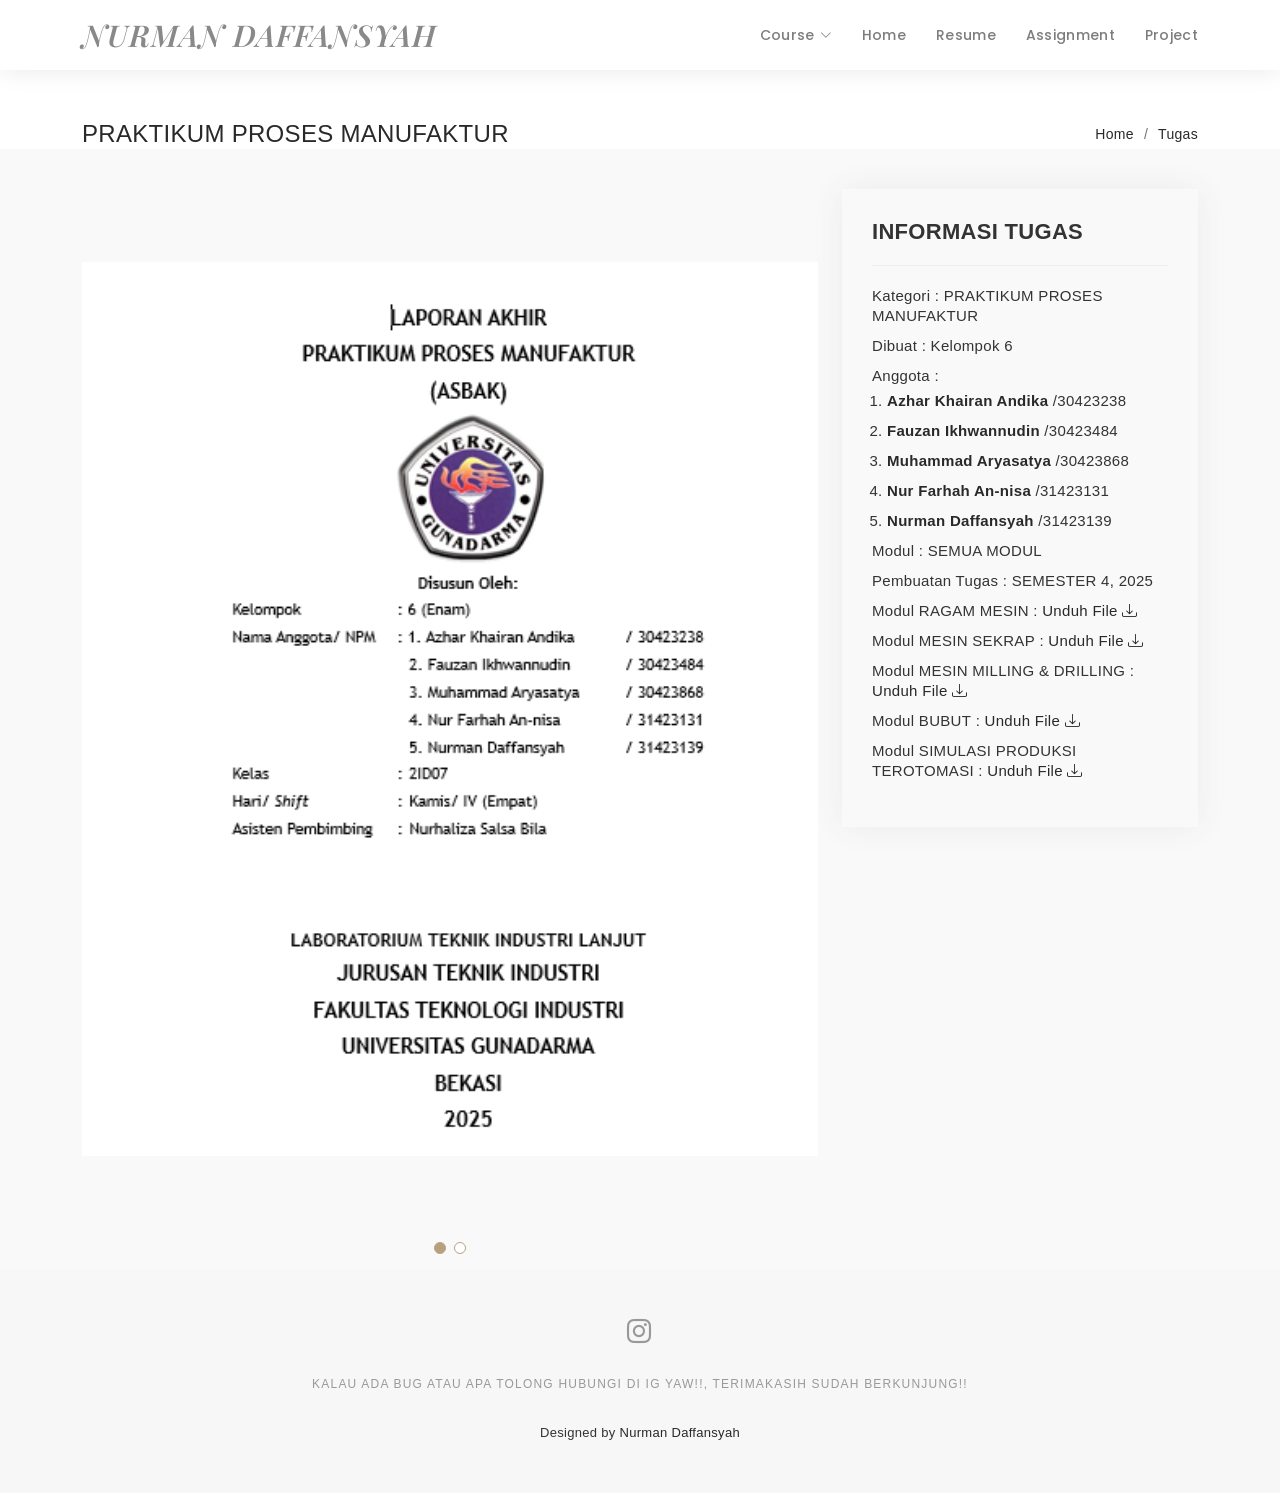
<file: prosman.html>
<!DOCTYPE html>
<html lang="en">

<head>
  <meta charset="utf-8">
  <meta content="width=device-width, initial-scale=1.0" name="viewport">

  <title>Tugas Dapan</title>
  <meta content="" name="description">
  <meta content="" name="keywords">

  <!-- Favicons -->
  <link href="assets/img/favicon.png" rel="icon">
  <link href="assets/img/apple-touch-icon.png" rel="apple-touch-icon">

  <!-- Google Fonts -->
  <link href="https://fonts.googleapis.com/css?family=Poppins:300,300i,400,400i,500,500i,600,600i,700,700i|Playfair+Display:400,400i,500,500i,600,600i,700,700i,900,900i" rel="stylesheet">

  <!-- Vendor CSS Files -->
  <link href="assets/vendor/bootstrap/css/bootstrap.min.css" rel="stylesheet">
  <link href="assets/vendor/bootstrap-icons/bootstrap-icons.css" rel="stylesheet">
  <link href="assets/vendor/boxicons/css/boxicons.min.css" rel="stylesheet">
  <link href="assets/vendor/glightbox/css/glightbox.min.css" rel="stylesheet">
  <link href="assets/vendor/swiper/swiper-bundle.min.css" rel="stylesheet">

  <!-- Template Main CSS File -->
  <link href="assets/css/style.css" rel="stylesheet">

  <!-- =======================================================
  * Template Name: Folio
  * Updated: Sep 18 2023 with Bootstrap v5.3.2
  * Template URL: https://bootstrapmade.com/folio-bootstrap-portfolio-template/
  * Author: BootstrapMade.com
  * License: https://bootstrapmade.com/license/
  ======================================================== -->
</head>

<body>

  <!-- ======= Header ======= -->
  <header id="header" class="fixed-top header-inner-pages">
    <div class="container d-flex align-items-center justify-content-between">

      <h1 class="logo"><a href="#">NURMAN DAFFANSYAH</a></h1>
      <!-- Uncomment below if you prefer to use an text logo -->
      <!-- <h1 class="logo"><a href="index.html">Folio</a></h1> -->

      <nav id="navbar" class="navbar">
        <ul>
          <li class="dropdown"><a href="javascript:void(0)"><span>Course</span> <i class="bi bi-chevron-down"></i></a>
            <ul>
              <!-- FISIKA DROPDOWN MATERI-->
              <li class="dropdown"><a href="#"><span>FISIKA DASAR</span> <i class="bi bi-chevron-down"></i></a>
                <ul>
                <li><a href="modul-l1.html">FISIKA DASAR L1</a></li>
                <li><a href="modul-m1.html">FISIKA DASAR M1</a></li>
                </ul>

                <!-- STATISTIKA INFERENSIA DROPDOWN MATERI-->
              <li class="dropdown"><a href="#"><span>PRAKTIKUM STATISTIKA</span> <i class="bi bi-chevron-down"></i></a>
                <ul>
                  <li><a href="statin.html">LAPORAN AKHIR (ACC) </a></li>
                  <li><a href="#">KORELASI</a></li>
                  <li><a href="#">REGRESI</a></li>
                </ul>
                
                <!-- PERANCANGAN TEKNIK INDUSTRI 1 DROPDOWN MATERI-->
               <li class="dropdown"><a href="#"><span>PERANCANGAN TEKNIK INDUSTRI 1</span> <i class="bi bi-chevron-down"></i></a>
                <ul>
                  <li><a href="PTI-1.html">LAPORAN AKHIR (ACC) </a></li>
                  <li><a href="#">LP DDPR</a></li>
                  <li><a href="#">LP KUESIONER</a></li>
                  <li><a href="#">LP BENCHMARKING</a></li>
                  <li><a href="#">LP HOQ</a></li>
                  <li><a href="#">LP DISFREK</a></li>
                  <li><a href="#">LP ANTROPOMETRI</a></li>
                  <li><a href="#">LP PENURUNAN KONSEP</a></li>
                </ul>
                
                <!-- ANALISIS PENGUKURAN KERJA DROPDOWN MATERI-->
              <li class="dropdown"><a href="#"><span>PRAKTIKUM PROSES MANUFAKTUR</span> <i class="bi bi-chevron-down"></i></a>
                <ul>
                  <li><a href="prosman.html">LAPORAN AKHIR (ACC) </a></li>
                </ul>
                
              <!-- LSP-->
              <li class="dropdown">
                <a href="#"><span>LSP</span> <i class="bi bi-chevron-down"></i></a>
                <ul>
                <!--  <li><a href="prosman.html">LAPORAN AKHIR (ACC)</a></li> -->

                  <!-- Dropdown level 2 -->
                  <li class="dropdown">
                    <a href="#"><span>LSP KELAS 2</span> <i class="bi bi-chevron-right"></i></a>
                    <ul>
                      <li><a href="sertifikat1.html">Sertifikat 1</a></li>
                      <li><a href="sertifikat2.html">Sertifikat 2</a></li>
                    </ul>
                  </li>
                </ul>
              </li>


              </li> 
            </ul>
          </li>
          <li><a class="nav-link scrollto " href="index.html">Home</a></li>
          <!-- <li><a href="#resume"><i class="bi bi-file-earmark-text navicon"></i><span>Resume</span></a></li>
          <li><a class="nav-link scrollto" href="#about">About</a></li> -->
          <li><a class="nav-link scrollto" href="index.html#resume">Resume</a></li>
          <li><a class="nav-link scrollto" href="index.html#portfolio">Assignment</a></li>
          <li><a class="nav-link scrollto" href="index.html#project">Project</a></li>
        </ul>

         <!-- <li><a class="nav-link  scrollto" href="#journal">Blog</a></li> 
          <li><a class="nav-link scrollto" href="#contact">Contact</a></li> -->
        </ul>
        <i class="bi bi-list mobile-nav-toggle"></i> 
      </nav><!-- .navbar -->


    </div>
  </header><!-- End Header -->

  <main id="main">

    <!-- ======= Breadcrumbs Section ======= -->
    <section class="breadcrumbs">
      <div class="container">

        <div class="d-flex justify-content-between align-items-center">
          <h2>PRAKTIKUM PROSES MANUFAKTUR</h2>
          <ol>
            <li><a href="index.html">Home</a></li>
            <li><a href="index.html#portfolio">Tugas</a></li>
          </ol>
        </div>

      </div>
    </section><!-- Breadcrumbs Section -->

    <!-- ======= Portfolio Details Section ======= -->
    <section id="portfolio-details" class="portfolio-details">
      <div class="container">

        <div class="row gy-4">

          <div class="col-lg-8">
            <div class="portfolio-details-slider swiper">
              <div class="swiper-wrapper align-items-center">

                <div class="swiper-slide">
                  <img src="assets/prosman/cover.png" alt="">
                </div>
                <div class="swiper-slide">
                  <img src="assets/prosman/ASBAK DRAFTING.png" alt="">
                </div>
              </div>
              <div class="swiper-pagination"></div>
            </div>
          </div>

          <div class="col-lg-4">
            <div class="portfolio-info">
              <h3>INFORMASI TUGAS</h3>
              <ul>
                <li><strong>Kategori</strong> : PRAKTIKUM PROSES MANUFAKTUR</li>
                <li><strong>Dibuat</strong> : Kelompok 6</li>
                <li><strong>Anggota</strong> :
                <ul style="list-style: decimal; padding-left: 15px; margin-top: 5px;">
    <li><span style="font-weight: 600; font-size: 15px; color: #292929;">Azhar Khairan Andika</span> /30423238</li>
    <li><span style="font-weight: 600; font-size: 15px; color: #292929;">Fauzan Ikhwannudin</span> /30423484</li>
    <li><span style="font-weight: 600; font-size: 15px; color: #292929;">Muhammad Aryasatya</span> /30423868</li>
    <li><span style="font-weight: 600; font-size: 15px; color: #292929;">Nur Farhah An-nisa</span> /31423131</li>
    <li><span style="font-weight: 600; font-size: 15px; color: #292929;">Nurman Daffansyah</span> /31423139</li>
  </ul>
</li>

                <li><strong>Modul</strong> : SEMUA MODUL </li> 
                <li><strong>Pembuatan Tugas</strong> : SEMESTER 4, 2025</li>
                <li><strong>Modul RAGAM MESIN</strong> : <a href="assets/prosman/[ACC] 07. BAB I RAGAM MESIN.pdf" download="[ACC] 07. BAB I RAGAM MESIN.pdf"> <b> Unduh File </b> <i class="bi bi-download"></i></a>
                <li><strong>Modul MESIN SEKRAP</strong> : <a href="assets/prosman/[ACC] 08. BAB II MESIN SEKRAP.pdf" download="[ACC] 08. BAB II MESIN SEKRAP.pdf"> <b> Unduh File </b> <i class="bi bi-download"></i></a>
                <li><strong>Modul MESIN MILLING & DRILLING</strong> : <a href="assets/prosman/[ACC] 09. BAB III MESIN MILLING DAN DRILLING.pdf" download="[ACC] 09. BAB III MESIN MILLING DAN DRILLING.pdf"> <b> Unduh File </b> <i class="bi bi-download"></i></a>
                <li><strong>Modul BUBUT</strong> : <a href="assets/prosman/[ACC] 10. BAB IV MESIN BUBUT.pdf" download="[ACC] 10. BAB IV MESIN BUBUT.pdf"> <b> Unduh File </b> <i class="bi bi-download"></i></a>
                <li><strong>Modul SIMULASI PRODUKSI TEROTOMASI</strong> : <a href="assets/prosman/[ACC] 11. BAB V SIMULASI PRODUKSI TEROTOMASI.pdf" download="[ACC] 11. BAB V SIMULASI PRODUKSI TEROTOMASI.pdf"> <b> Unduh File </b> <i class="bi bi-download"></i></a>
              </ul>
            </div>
           <!-- <div class="portfolio-description">
              <h2>This is an example of portfolio detail</h2>
              <p>
                Autem ipsum nam porro corporis rerum. Quis eos dolorem eos itaque inventore commodi labore quia quia. Exercitationem repudiandae officiis neque suscipit non officia eaque itaque enim. Voluptatem officia accusantium nesciunt est omnis tempora consectetur dignissimos. Sequi nulla at esse enim cum deserunt eius.
              </p>
            </div> 
          </div> -->

        </div>

      </div>
    </section><!-- End Portfolio Details Section -->

  </main><!-- End #main -->

  <!-- ======= Footer ======= -->
  <div id="footer" class="text-center">
    <div class="container">
      <div class="socials-media text-center">

        <ul class="list-unstyled">
       <!--   <li><a href="https://discord.gg/HnvruvGM"><i class="bi bi-discord"></i></a></li> -->
         <!-- <li><a href="#"><i class="bi bi-twitter"></i></a></li> -->
          <li><a href="https://www.instagram.com/dapansy_/"><i class="bi bi-instagram"></i></a></li>
         <!-- <li><a href="#"><i class="bi bi-linkedin"></i></a></li> -->
        </ul>

      </div>

      <p>KALAU ADA BUG ATAU APA TOLONG HUBUNGI DI IG YAW!!, TERIMAKASIH SUDAH BERKUNJUNG!!</p>

      <div class="credits">
        <!--
        All the links in the footer should remain intact.
        You can delete the links only if you purchased the pro version.
        Licensing information: https://bootstrapmade.com/license/
        Purchase the pro version with working PHP/AJAX contact form: https://bootstrapmade.com/buy/?theme=Folio
      -->
        Designed by <a href="https://www.instagram.com/dapansy_/">Nurman Daffansyah</a>
      </div>

    </div>
  </div><!-- End Footer -->

  <a href="#" class="back-to-top d-flex align-items-center justify-content-center"><i class="bi bi-arrow-up-short"></i></a>

  <!-- Vendor JS Files -->
  <script src="assets/vendor/bootstrap/js/bootstrap.bundle.min.js"></script>
  <script src="assets/vendor/glightbox/js/glightbox.min.js"></script>
  <script src="assets/vendor/isotope-layout/isotope.pkgd.min.js"></script>
  <script src="assets/vendor/swiper/swiper-bundle.min.js"></script>
  <script src="assets/vendor/typed.js/typed.umd.js"></script>
  <script src="assets/vendor/php-email-form/validate.js"></script>

  <!-- Template Main JS File -->
  <script src="assets/js/main.js"></script>

</body>

</html>
</file>
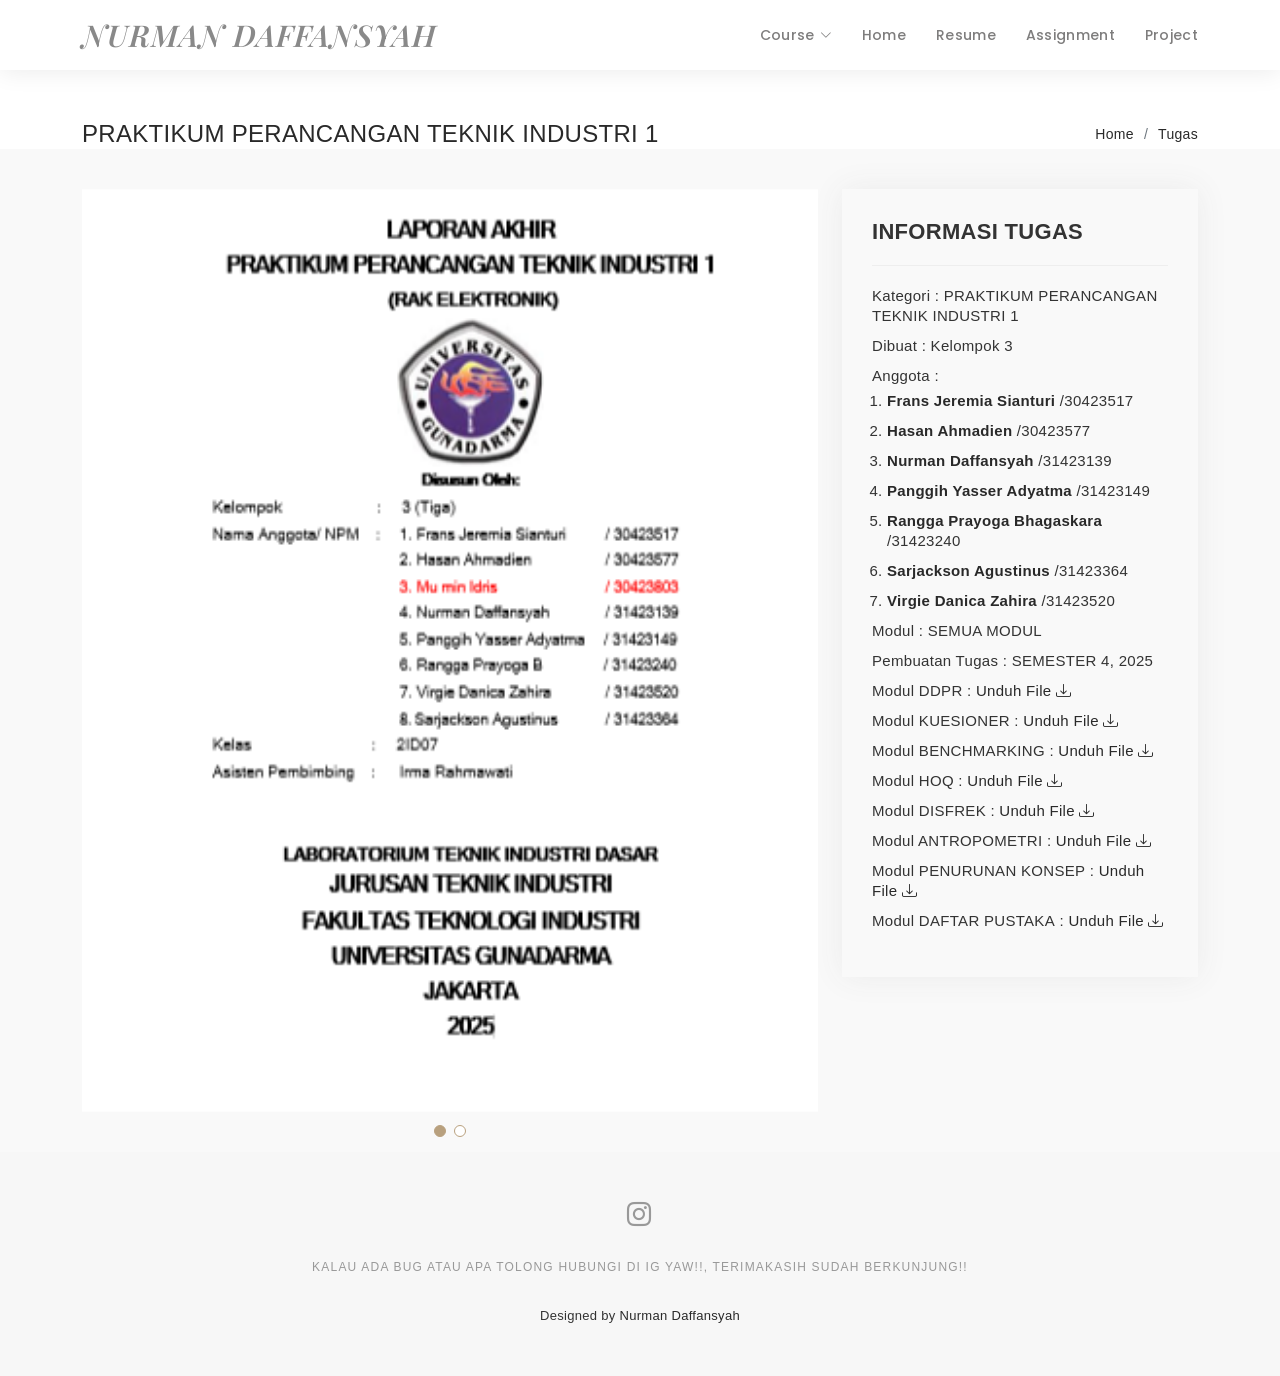
<file: PTI-1.html>
<!DOCTYPE html>
<html lang="en">

<head>
  <meta charset="utf-8">
  <meta content="width=device-width, initial-scale=1.0" name="viewport">

  <title>Tugas Dapan</title>
  <meta content="" name="description">
  <meta content="" name="keywords">

  <!-- Favicons -->
  <link href="assets/img/favicon.png" rel="icon">
  <link href="assets/img/apple-touch-icon.png" rel="apple-touch-icon">

  <!-- Google Fonts -->
  <link href="https://fonts.googleapis.com/css?family=Poppins:300,300i,400,400i,500,500i,600,600i,700,700i|Playfair+Display:400,400i,500,500i,600,600i,700,700i,900,900i" rel="stylesheet">

  <!-- Vendor CSS Files -->
  <link href="assets/vendor/bootstrap/css/bootstrap.min.css" rel="stylesheet">
  <link href="assets/vendor/bootstrap-icons/bootstrap-icons.css" rel="stylesheet">
  <link href="assets/vendor/boxicons/css/boxicons.min.css" rel="stylesheet">
  <link href="assets/vendor/glightbox/css/glightbox.min.css" rel="stylesheet">
  <link href="assets/vendor/swiper/swiper-bundle.min.css" rel="stylesheet">

  <!-- Template Main CSS File -->
  <link href="assets/css/style.css" rel="stylesheet">

  <!-- =======================================================
  * Template Name: Folio
  * Updated: Sep 18 2023 with Bootstrap v5.3.2
  * Template URL: https://bootstrapmade.com/folio-bootstrap-portfolio-template/
  * Author: BootstrapMade.com
  * License: https://bootstrapmade.com/license/
  ======================================================== -->
</head>

<body>

  <!-- ======= Header ======= -->
  <header id="header" class="fixed-top header-inner-pages">
    <div class="container d-flex align-items-center justify-content-between">

      <h1 class="logo"><a href="#">NURMAN DAFFANSYAH</a></h1>
      <!-- Uncomment below if you prefer to use an text logo -->
      <!-- <h1 class="logo"><a href="index.html">Folio</a></h1> -->

      <nav id="navbar" class="navbar">
        <ul>
          <li class="dropdown"><a href="javascript:void(0)"><span>Course</span> <i class="bi bi-chevron-down"></i></a>
            <ul>
              <!-- FISIKA DROPDOWN MATERI-->
              <li class="dropdown"><a href="#"><span>FISIKA DASAR</span> <i class="bi bi-chevron-down"></i></a>
                <ul>
                <li><a href="modul-l1.html">FISIKA DASAR L1</a></li>
                <li><a href="modul-m1.html">FISIKA DASAR M1</a></li>
                </ul>

                <!-- STATISTIKA INFERENSIA DROPDOWN MATERI-->
              <li class="dropdown"><a href="#"><span>PRAKTIKUM STATISTIKA</span> <i class="bi bi-chevron-down"></i></a>
                <ul>
                  <li><a href="statin.html">LAPORAN AKHIR (ACC) </a></li>
                  <li><a href="#">KORELASI</a></li>
                  <li><a href="#">REGRESI</a></li>
                </ul>
                
                <!-- PERANCANGAN TEKNIK INDUSTRI 1 DROPDOWN MATERI-->
               <li class="dropdown"><a href="#"><span>PERANCANGAN TEKNIK INDUSTRI 1</span> <i class="bi bi-chevron-down"></i></a>
                <ul>
                  <li><a href="PTI-1.html">LAPORAN AKHIR (ACC) </a></li>
                  <li><a href="#">LP DDPR</a></li>
                  <li><a href="#">LP KUESIONER</a></li>
                  <li><a href="#">LP BENCHMARKING</a></li>
                  <li><a href="#">LP HOQ</a></li>
                  <li><a href="#">LP DISFREK</a></li>
                  <li><a href="#">LP ANTROPOMETRI</a></li>
                  <li><a href="#">LP PENURUNAN KONSEP</a></li>
                </ul>
                
                <!-- ANALISIS PENGUKURAN KERJA DROPDOWN MATERI-->
              <li class="dropdown"><a href="#"><span>PRAKTIKUM PROSES MANUFAKTUR</span> <i class="bi bi-chevron-down"></i></a>
                <ul>
                  <li><a href="prosman.html">LAPORAN AKHIR (ACC) </a></li>
                </ul>
                
              <!-- LSP-->
              <li class="dropdown">
                <a href="#"><span>LSP</span> <i class="bi bi-chevron-down"></i></a>
                <ul>
                <!--  <li><a href="prosman.html">LAPORAN AKHIR (ACC)</a></li> -->

                  <!-- Dropdown level 2 -->
                  <li class="dropdown">
                    <a href="#"><span>LSP KELAS 2</span> <i class="bi bi-chevron-right"></i></a>
                    <ul>
                      <li><a href="sertifikat1.html">Sertifikat 1</a></li>
                      <li><a href="sertifikat2.html">Sertifikat 2</a></li>
                    </ul>
                  </li>
                </ul>
              </li>


              </li> 
            </ul>
          </li>
          <li><a class="nav-link scrollto " href="index.html">Home</a></li>
          <!-- <li><a href="#resume"><i class="bi bi-file-earmark-text navicon"></i><span>Resume</span></a></li>
          <li><a class="nav-link scrollto" href="#about">About</a></li> -->
          <li><a class="nav-link scrollto" href="index.html#resume">Resume</a></li>
          <li><a class="nav-link scrollto" href="index.html#portfolio">Assignment</a></li>
          <li><a class="nav-link scrollto" href="index.html#project">Project</a></li>
        </ul>

         <!-- <li><a class="nav-link  scrollto" href="#journal">Blog</a></li> 
          <li><a class="nav-link scrollto" href="#contact">Contact</a></li> -->
        </ul>
        <i class="bi bi-list mobile-nav-toggle"></i> 
      </nav><!-- .navbar -->


    </div>
  </header><!-- End Header -->

  <main id="main">

    <!-- ======= Breadcrumbs Section ======= -->
    <section class="breadcrumbs">
      <div class="container">

        <div class="d-flex justify-content-between align-items-center">
          <h2>PRAKTIKUM PERANCANGAN TEKNIK INDUSTRI 1</h2>
          <ol>
            <li><a href="index.html">Home</a></li>
            <li><a href="index.html#portfolio">Tugas</a></li>
          </ol>
        </div>

      </div>
    </section><!-- Breadcrumbs Section -->

    <!-- ======= Portfolio Details Section ======= -->
    <section id="portfolio-details" class="portfolio-details">
      <div class="container">

        <div class="row gy-4">

          <div class="col-lg-8">
            <div class="portfolio-details-slider swiper">
              <div class="swiper-wrapper align-items-center">

                <div class="swiper-slide">
                  <img src="assets/PTI1/image/cover2.png" alt="">
                </div>
                <div class="swiper-slide">
                  <img src="assets/PTI1/image/cover.png" alt="">
                </div>

              </div>
              <div class="swiper-pagination"></div>
            </div>
          </div>

          <div class="col-lg-4">
            <div class="portfolio-info">
              <h3>INFORMASI TUGAS</h3>
              <ul>
                <li><strong>Kategori</strong> : PRAKTIKUM PERANCANGAN TEKNIK INDUSTRI 1</li>
                <li><strong>Dibuat</strong> : Kelompok 3</li>
                <li><strong>Anggota</strong> :
                <ul style="list-style: decimal; padding-left: 15px; margin-top: 5px;">
    <li><span style="font-weight: 600; font-size: 15px; color: #292929;">Frans Jeremia Sianturi</span> /30423517</li>
    <li><span style="font-weight: 600; font-size: 15px; color: #292929;">Hasan Ahmadien</span> /30423577</li>
    <li><span style="font-weight: 600; font-size: 15px; color: #292929;">Nurman Daffansyah</span> /31423139</li>
    <li><span style="font-weight: 600; font-size: 15px; color: #292929;">Panggih Yasser Adyatma</span> /31423149</li>
    <li><span style="font-weight: 600; font-size: 15px; color: #292929;">Rangga Prayoga Bhagaskara</span> /31423240</li>
    <li><span style="font-weight: 600; font-size: 15px; color: #292929;">Sarjackson Agustinus</span> /31423364</li>
    <li><span style="font-weight: 600; font-size: 15px; color: #292929;">Virgie Danica Zahira</span> /31423520</li>
  </ul>
</li>

                <li><strong>Modul</strong> : SEMUA MODUL </li> 
                <li><strong>Pembuatan Tugas</strong> : SEMESTER 4, 2025</li>
                <li><strong>Modul DDPR</strong> : <a href="assets/PTI1/DATA DIMENSI PRODUK REFERENSI.pdf" download="DATA DIMENSI PRODUK REFERENSI.pdf"> <b> Unduh File </b><i class="bi bi-download"></i></a>
                <li><strong>Modul KUESIONER</strong> : <a href="assets/PTI1/KUESIONER.pdf" download="KUESIONER.pdf"> <b> Unduh File </b><i class="bi bi-download"></i></a>
                <li><strong>Modul BENCHMARKING</strong> : <a href="assets/PTI1/BENCHMARKING.pdf" download="BENCHMARKING.pdf"> <b> Unduh File </b><i class="bi bi-download"></i></a>
                <li><strong>Modul HOQ</strong> : <a href="assets/PTI1/HOUSE OF QUALITY.pdf" download="HOUSE OF QUALITY.pdf"> <b> Unduh File </b><i class="bi bi-download"></i></a>
                <li><strong>Modul DISFREK</strong> : <a href="assets/PTI1/DISTRIBUSI FREKUENSI DAN PENGUKURAN.pdf" download="DISTRIBUSI FREKUENSI DAN PENGUKURAN.pdf"> <b> Unduh File </b><i class="bi bi-download"></i></a>
                <li><strong>Modul ANTROPOMETRI</strong> : <a href="assets/PTI1/ANTROPOMETRI.pdf" download="ANTROPOMETRI.pdf"> <b> Unduh File </b><i class="bi bi-download"></i></a>
                <li><strong>Modul PENURUNAN KONSEP</strong> : <a href="assets/PTI1/PENURUNAN KONSEP.pdf" download="PENURUNAN KONSEP.pdf"> <b> Unduh File </b><i class="bi bi-download"></i></a>
                <li><strong>Modul DAFTAR PUSTAKA</strong> : <a href="assets/PTI1/DAFPUS.pdf" download="DAFPUS.pdf"> <b> Unduh File </b><i class="bi bi-download"></i></a>
              </ul>
            </div>
           <!-- <div class="portfolio-description">
              <h2>This is an example of portfolio detail</h2>
              <p>
                Autem ipsum nam porro corporis rerum. Quis eos dolorem eos itaque inventore commodi labore quia quia. Exercitationem repudiandae officiis neque suscipit non officia eaque itaque enim. Voluptatem officia accusantium nesciunt est omnis tempora consectetur dignissimos. Sequi nulla at esse enim cum deserunt eius.
              </p>
            </div> 
          </div> -->

        </div>

      </div>
    </section><!-- End Portfolio Details Section -->

  </main><!-- End #main -->

  <!-- ======= Footer ======= -->
  <div id="footer" class="text-center">
    <div class="container">
      <div class="socials-media text-center">

        <ul class="list-unstyled">
       <!--   <li><a href="https://discord.gg/HnvruvGM"><i class="bi bi-discord"></i></a></li> -->
         <!-- <li><a href="#"><i class="bi bi-twitter"></i></a></li> -->
          <li><a href="https://www.instagram.com/dapansy_/"><i class="bi bi-instagram"></i></a></li>
         <!-- <li><a href="#"><i class="bi bi-linkedin"></i></a></li> -->
        </ul>

      </div>

      <p>KALAU ADA BUG ATAU APA TOLONG HUBUNGI DI IG YAW!!, TERIMAKASIH SUDAH BERKUNJUNG!!</p>

      <div class="credits">
        <!--
        All the links in the footer should remain intact.
        You can delete the links only if you purchased the pro version.
        Licensing information: https://bootstrapmade.com/license/
        Purchase the pro version with working PHP/AJAX contact form: https://bootstrapmade.com/buy/?theme=Folio
      -->
        Designed by <a href="https://www.instagram.com/dapansy_/">Nurman Daffansyah</a>
      </div>

    </div>
  </div><!-- End Footer -->

  <a href="#" class="back-to-top d-flex align-items-center justify-content-center"><i class="bi bi-arrow-up-short"></i></a>

  <!-- Vendor JS Files -->
  <script src="assets/vendor/bootstrap/js/bootstrap.bundle.min.js"></script>
  <script src="assets/vendor/glightbox/js/glightbox.min.js"></script>
  <script src="assets/vendor/isotope-layout/isotope.pkgd.min.js"></script>
  <script src="assets/vendor/swiper/swiper-bundle.min.js"></script>
  <script src="assets/vendor/typed.js/typed.umd.js"></script>
  <script src="assets/vendor/php-email-form/validate.js"></script>

  <!-- Template Main JS File -->
  <script src="assets/js/main.js"></script>

</body>

</html>
</file>
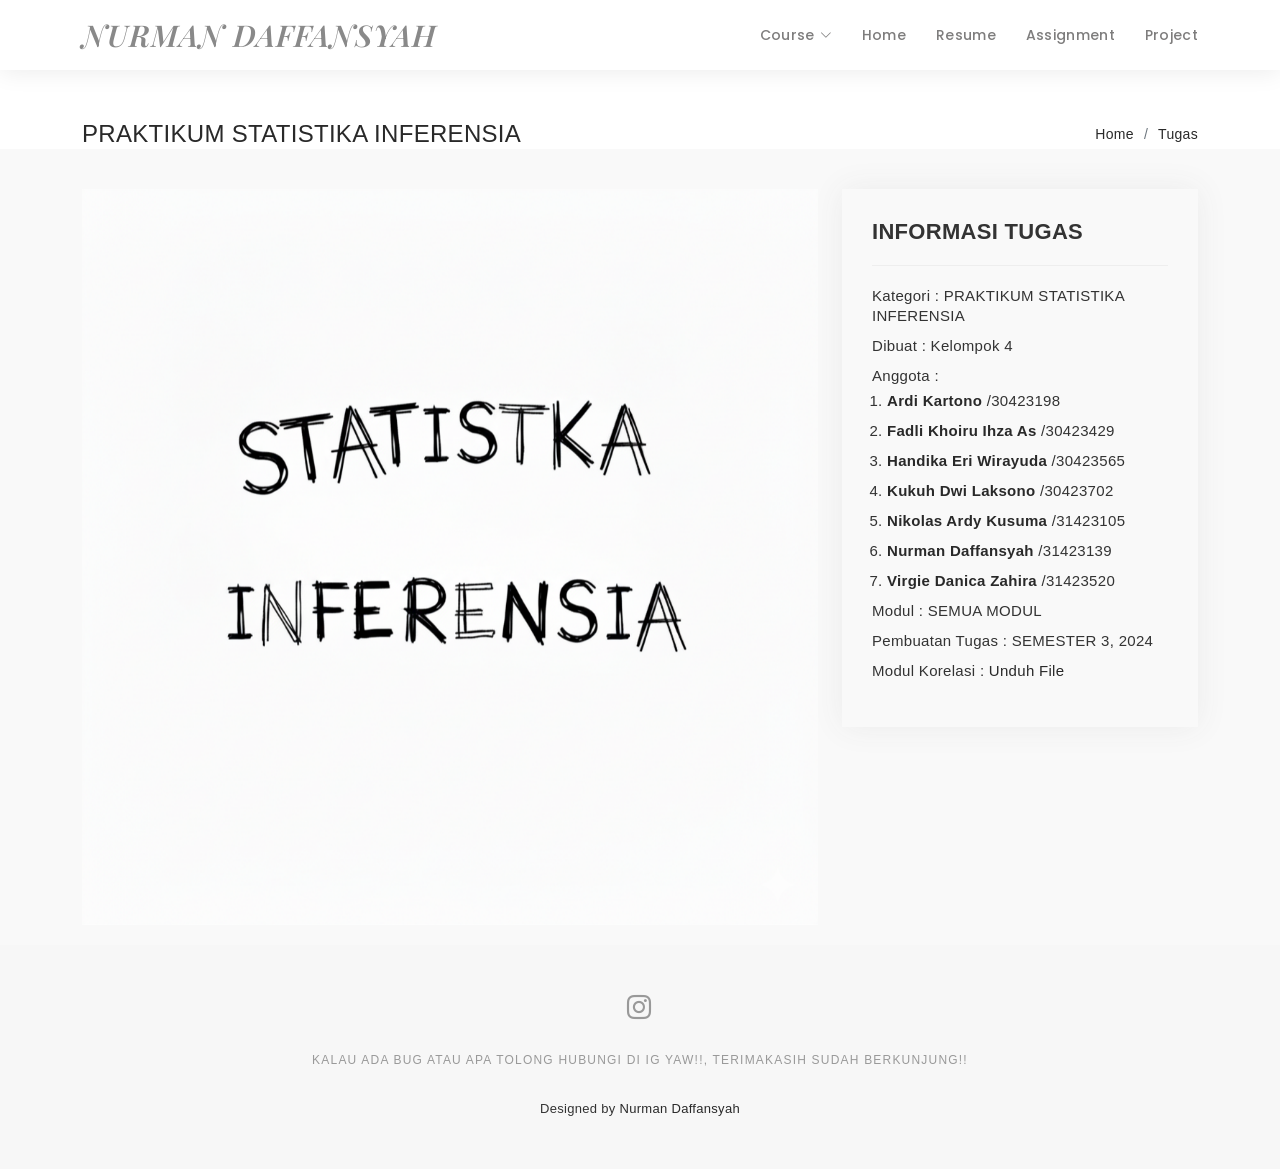
<file: statin.html>
<!DOCTYPE html>
<html lang="en">

<head>
  <meta charset="utf-8">
  <meta content="width=device-width, initial-scale=1.0" name="viewport">

  <title>Tugas Dapan</title>
  <meta content="" name="description">
  <meta content="" name="keywords">

  <!-- Favicons -->
  <link href="assets/img/favicon.png" rel="icon">
  <link href="assets/img/apple-touch-icon.png" rel="apple-touch-icon">

  <!-- Google Fonts -->
  <link href="https://fonts.googleapis.com/css?family=Poppins:300,300i,400,400i,500,500i,600,600i,700,700i|Playfair+Display:400,400i,500,500i,600,600i,700,700i,900,900i" rel="stylesheet">

  <!-- Vendor CSS Files -->
  <link href="assets/vendor/bootstrap/css/bootstrap.min.css" rel="stylesheet">
  <link href="assets/vendor/bootstrap-icons/bootstrap-icons.css" rel="stylesheet">
  <link href="assets/vendor/boxicons/css/boxicons.min.css" rel="stylesheet">
  <link href="assets/vendor/glightbox/css/glightbox.min.css" rel="stylesheet">
  <link href="assets/vendor/swiper/swiper-bundle.min.css" rel="stylesheet">

  <!-- Template Main CSS File -->
  <link href="assets/css/style.css" rel="stylesheet">

  <!-- =======================================================
  * Template Name: Folio
  * Updated: Sep 18 2023 with Bootstrap v5.3.2
  * Template URL: https://bootstrapmade.com/folio-bootstrap-portfolio-template/
  * Author: BootstrapMade.com
  * License: https://bootstrapmade.com/license/
  ======================================================== -->
</head>

<body>

  <!-- ======= Header ======= -->
  <header id="header" class="fixed-top header-inner-pages">
    <div class="container d-flex align-items-center justify-content-between">

      <h1 class="logo"><a href="#">NURMAN DAFFANSYAH</a></h1>
      <!-- Uncomment below if you prefer to use an text logo -->
      <!-- <h1 class="logo"><a href="index.html">Folio</a></h1> -->

      <nav id="navbar" class="navbar">
        <ul>
          <li class="dropdown"><a href="javascript:void(0)"><span>Course</span> <i class="bi bi-chevron-down"></i></a>
            <ul>
              <!-- FISIKA DROPDOWN MATERI-->
              <li class="dropdown"><a href="#"><span>FISIKA DASAR</span> <i class="bi bi-chevron-down"></i></a>
                <ul>
                <li><a href="modul-l1.html">FISIKA DASAR L1</a></li>
                <li><a href="modul-m1.html">FISIKA DASAR M1</a></li>
                </ul>

                <!-- STATISTIKA INFERENSIA DROPDOWN MATERI-->
              <li class="dropdown"><a href="#"><span>PRAKTIKUM STATISTIKA</span> <i class="bi bi-chevron-down"></i></a>
                <ul>
                  <li><a href="statin.html">LAPORAN AKHIR (ACC) </a></li>
                  <li><a href="#">KORELASI</a></li>
                  <li><a href="#">REGRESI</a></li>
                </ul>
                
                <!-- PERANCANGAN TEKNIK INDUSTRI 1 DROPDOWN MATERI-->
               <li class="dropdown"><a href="#"><span>PERANCANGAN TEKNIK INDUSTRI 1</span> <i class="bi bi-chevron-down"></i></a>
                <ul>
                  <li><a href="PTI-1.html">LAPORAN AKHIR (ACC) </a></li>
                  <li><a href="#">LP DDPR</a></li>
                  <li><a href="#">LP KUESIONER</a></li>
                  <li><a href="#">LP BENCHMARKING</a></li>
                  <li><a href="#">LP HOQ</a></li>
                  <li><a href="#">LP DISFREK</a></li>
                  <li><a href="#">LP ANTROPOMETRI</a></li>
                  <li><a href="#">LP PENURUNAN KONSEP</a></li>
                </ul>
                
                <!-- ANALISIS PENGUKURAN KERJA DROPDOWN MATERI-->
              <li class="dropdown"><a href="#"><span>PRAKTIKUM PROSES MANUFAKTUR</span> <i class="bi bi-chevron-down"></i></a>
                <ul>
                  <li><a href="prosman.html">LAPORAN AKHIR (ACC) </a></li>
                </ul>
                
              <!-- LSP-->
              <li class="dropdown">
                <a href="#"><span>LSP</span> <i class="bi bi-chevron-down"></i></a>
                <ul>
                <!--  <li><a href="prosman.html">LAPORAN AKHIR (ACC)</a></li> -->

                  <!-- Dropdown level 2 -->
                  <li class="dropdown">
                    <a href="#"><span>LSP KELAS 2</span> <i class="bi bi-chevron-right"></i></a>
                    <ul>
                      <li><a href="sertifikat1.html">Sertifikat 1</a></li>
                      <li><a href="sertifikat2.html">Sertifikat 2</a></li>
                    </ul>
                  </li>
                </ul>
              </li>


              </li> 
            </ul>
          </li>
          <li><a class="nav-link scrollto " href="index.html">Home</a></li>
          <!-- <li><a href="#resume"><i class="bi bi-file-earmark-text navicon"></i><span>Resume</span></a></li>
          <li><a class="nav-link scrollto" href="#about">About</a></li> -->
          <li><a class="nav-link scrollto" href="index.html#resume">Resume</a></li>
          <li><a class="nav-link scrollto" href="index.html#portfolio">Assignment</a></li>
          <li><a class="nav-link scrollto" href="index.html#project">Project</a></li>
        </ul>

         <!-- <li><a class="nav-link  scrollto" href="#journal">Blog</a></li> 
          <li><a class="nav-link scrollto" href="#contact">Contact</a></li> -->
        </ul>
        <i class="bi bi-list mobile-nav-toggle"></i> 
      </nav><!-- .navbar -->


    </div>
  </header><!-- End Header -->

  <main id="main">

    <!-- ======= Breadcrumbs Section ======= -->
    <section class="breadcrumbs">
      <div class="container">

        <div class="d-flex justify-content-between align-items-center">
          <h2>PRAKTIKUM STATISTIKA INFERENSIA</h2>
          <ol>
            <li><a href="index.html">Home</a></li>
            <li><a href="index.html#portfolio">Tugas</a></li>
          </ol>
        </div>

      </div>
    </section><!-- Breadcrumbs Section -->

    <!-- ======= Portfolio Details Section ======= -->
    <section id="portfolio-details" class="portfolio-details">
      <div class="container">

        <div class="row gy-4">

          <div class="col-lg-8">
            <div class="portfolio-details-slider swiper">
              <div class="swiper-wrapper align-items-center">

                <div class="swiper-slide">
                  <img src="assets\statin\image\statin.png" alt="">
                </div>
                
              </div>
              <div class="swiper-pagination"></div>
            </div>
          </div>

          <div class="col-lg-4">
            <div class="portfolio-info">
              <h3>INFORMASI TUGAS</h3>
              <ul>
                <li><strong>Kategori</strong> : PRAKTIKUM STATISTIKA INFERENSIA</li>
                <li><strong>Dibuat</strong> : Kelompok 4</li>
                <li><strong>Anggota</strong> :
                <ul style="list-style: decimal; padding-left: 15px; margin-top: 5px;">
    <li><span style="font-weight: 600; font-size: 15px; color: #292929;">Ardi Kartono</span> /30423198</li>
    <li><span style="font-weight: 600; font-size: 15px; color: #292929;">Fadli Khoiru Ihza As</span> /30423429</li>
    <li><span style="font-weight: 600; font-size: 15px; color: #292929;">Handika Eri Wirayuda</span> /30423565</li>
    <li><span style="font-weight: 600; font-size: 15px; color: #292929;">Kukuh Dwi Laksono</span> /30423702</li>
    <li><span style="font-weight: 600; font-size: 15px; color: #292929;">Nikolas Ardy Kusuma</span> /31423105</li>
    <li><span style="font-weight: 600; font-size: 15px; color: #292929;">Nurman Daffansyah</span> /31423139</li>
    <li><span style="font-weight: 600; font-size: 15px; color: #292929;">Virgie Danica Zahira</span> /31423520</li>
  </ul>
</li>

                <li><strong>Modul</strong> : SEMUA MODUL </li> 
                <li><strong>Pembuatan Tugas</strong> : SEMESTER 3, 2024</li>
                <li><strong>Modul Korelasi</strong> : <a href="assets/PTI1/DATA DIMENSI PRODUK REFERENSI.pdf" download="DATA DIMENSI PRODUK REFERENSI.pdf"> <b> Unduh File </b></a>
                <!-- REGRESI
                ANOVA SATU ARAH
                ANOVA DUA ARAH
                STATISTIK NON PARAMETRIK 
                -->
              </ul>
            </div>
           <!-- <div class="portfolio-description">
              <h2>This is an example of portfolio detail</h2>
              <p>
                Autem ipsum nam porro corporis rerum. Quis eos dolorem eos itaque inventore commodi labore quia quia. Exercitationem repudiandae officiis neque suscipit non officia eaque itaque enim. Voluptatem officia accusantium nesciunt est omnis tempora consectetur dignissimos. Sequi nulla at esse enim cum deserunt eius.
              </p>
            </div> 
          </div> -->

        </div>

      </div>
    </section><!-- End Portfolio Details Section -->

  </main><!-- End #main -->

  <!-- ======= Footer ======= -->
  <div id="footer" class="text-center">
    <div class="container">
      <div class="socials-media text-center">

        <ul class="list-unstyled">
       <!--   <li><a href="https://discord.gg/HnvruvGM"><i class="bi bi-discord"></i></a></li> -->
         <!-- <li><a href="#"><i class="bi bi-twitter"></i></a></li> -->
          <li><a href="https://www.instagram.com/dapansy_/"><i class="bi bi-instagram"></i></a></li>
         <!-- <li><a href="#"><i class="bi bi-linkedin"></i></a></li> -->
        </ul>

      </div>

      <p>KALAU ADA BUG ATAU APA TOLONG HUBUNGI DI IG YAW!!, TERIMAKASIH SUDAH BERKUNJUNG!!</p>

      <div class="credits">
        <!--
        All the links in the footer should remain intact.
        You can delete the links only if you purchased the pro version.
        Licensing information: https://bootstrapmade.com/license/
        Purchase the pro version with working PHP/AJAX contact form: https://bootstrapmade.com/buy/?theme=Folio
      -->
        Designed by <a href="https://www.instagram.com/dapansy_/">Nurman Daffansyah</a>
      </div>

    </div>
  </div><!-- End Footer -->

  <a href="#" class="back-to-top d-flex align-items-center justify-content-center"><i class="bi bi-arrow-up-short"></i></a>

  <!-- Vendor JS Files -->
  <script src="assets/vendor/bootstrap/js/bootstrap.bundle.min.js"></script>
  <script src="assets/vendor/glightbox/js/glightbox.min.js"></script>
  <script src="assets/vendor/isotope-layout/isotope.pkgd.min.js"></script>
  <script src="assets/vendor/swiper/swiper-bundle.min.js"></script>
  <script src="assets/vendor/typed.js/typed.umd.js"></script>
  <script src="assets/vendor/php-email-form/validate.js"></script>

  <!-- Template Main JS File -->
  <script src="assets/js/main.js"></script>

</body>

</html>
</file>
<file: assets/css/style.css>
/**
* Template Name: Folio
* Updated: Sep 18 2023 with Bootstrap v5.3.2
* Template URL: https://bootstrapmade.com/folio-bootstrap-portfolio-template/
* Author: BootstrapMade.com
* License: https://bootstrapmade.com/license/
*/

/*--------------------------------------------------------------
# General
--------------------------------------------------------------*/
body {
  background: #ffffff;
  color: #898989;
  font-family: "Poppins", helvetica;
  font-size: 15px;
  font-weight: 300;
  line-height: 20px;
  letter-spacing: 0.02em;
  overflow-x: hidden;
  margin: 0 auto;
  padding: 0;
  box-sizing: border-box;
}

h1,
h2,
h3,
h4,
h5,
h6 {
  margin: 0;
}

h2 {
  color: #292929;
  font-weight: 600;
}

h4 {
  color: #292929;
  font-size: 14px;
  font-weight: 600;
}

a {
  color: #292929;
  text-decoration: none !important;
  transition: all 0.5s ease-in-out 0s;
}

a:hover {
  transition: all 0.5s ease-in-out 0s;
}

p {
  margin: 25px 0;
  padding: 0;
  font-size: 15px;
  color: #999999;
  line-height: 28px;
}

::-moz-selection {
  background: #b8a07e;
  color: #fff;
}

::selection {
  background: #b8a07e;
  color: #fff;
}

.btn {
  background: #333;
  border: medium none;
  border-radius: 0;
  color: #fff;
  font-size: 12px;
  height: 50px;
  line-height: 50px;
  padding: 0 30px;
  text-transform: uppercase;
}

.btn:hover,
.btn:focus {
  color: #fff;
}

.padDiv {
  padding: 30px 20px;
}

.section-title {
  margin-bottom: 70px;
}

.section-title h2 {
  font-size: 25px;
  letter-spacing: 2px;
  text-transform: uppercase;
}

.form-control {
  background-color: transparent;
  border: 1px solid #999;
  border-radius: 0;
  color: #999999;
  font-size: 12px;
  font-weight: 500;
  height: 50px;
  letter-spacing: 0.1em;
  padding-left: 10px;
  margin: 0 0 25px 0;
  line-height: 14px;
  text-transform: uppercase;
}

.form-control:focus {
  box-shadow: none;
  outline: 0 none;
}

.paddsection {
  padding-top: 90px;
  padding-bottom: 90px;
}

.paddsections {
  padding-top: 90px;
  padding-bottom: 90px !important;
}

.hvr-shutter-in-horizontal::before {
  background: #333;
}

.hvr-shutter-in-horizontal:hover {
  background: #b8a07e;
}

.mb-30 {
  margin-bottom: 30px;
}

.main-content {
  padding-top: 140px;
}

/*--------------------------------------------------------------
# Back to top button
--------------------------------------------------------------*/
.back-to-top {
  position: fixed;
  visibility: hidden;
  opacity: 0;
  right: 15px;
  bottom: 15px;
  z-index: 996;
  background: #b8a07e;
  width: 40px;
  height: 40px;
  border-radius: 4px;
  transition: all 0.4s;
}

.back-to-top i {
  font-size: 28px;
  color: #fff;
  line-height: 0;
}

.back-to-top:hover {
  background: #c6b398;
  color: #fff;
}

.back-to-top.active {
  visibility: visible;
  opacity: 1;
}

/*--------------------------------------------------------------
# Header
--------------------------------------------------------------*/
#header {
  transition: all .5s;
  z-index: 997;
  padding: 15px 0;
  background-color: #fff;
  top: -100%;
  box-shadow: 0px 2px 25px rgba(0, 0, 0, 0.08);
}

#header.header-scrolled,
#header.header-inner-pages {
  top: 0;
}

#header .logo {
  font-size: 30px;
  margin: 0;
  padding: 0;
  line-height: 1;
  font-weight: 600;
  letter-spacing: 1px;
  font-family: "Playfair Display", sans-serif;
  font-style: italic;
}

#header .logo a {
  color: #898989;
}

#header .logo img {
  max-height: 40px;
}

@media (max-width: 992px) {
  #header {
    border: 0;
  }
}

/*--------------------------------------------------------------
# Navigation Menu
--------------------------------------------------------------*/
/**
* Desktop Navigation 
*/
.navbar {
  padding: 0;
}

.navbar ul {
  margin: 0;
  padding: 0;
  display: flex;
  list-style: none;
  align-items: center;
}

.navbar li {
  position: relative;
}

.navbar a,
.navbar a:focus {
  display: flex;
  align-items: center;
  justify-content: space-between;
  padding: 10px 0 10px 30px;
  font-family: "Poppins", sans-serif;
  font-size: 14px;
  font-weight: 500;
  color: #7e7d7d;
  white-space: nowrap;
  transition: 0.3s;
}

.navbar a i,
.navbar a:focus i {
  font-size: 12px;
  line-height: 0;
  margin-left: 5px;
}

.navbar a:hover,
.navbar .active,
.navbar .active:focus,
.navbar li:hover>a {
  color: #b8a07e;
}

.navbar .dropdown ul {
  display: block;
  position: absolute;
  left: -150px;
  top: calc(100% + 30px);
  margin: 0;
  padding: 10px 0;
  z-index: 99;
  opacity: 0;
  visibility: hidden;
  background: #fff;
  box-shadow: 0px 0px 30px rgba(127, 137, 161, 0.25);
  transition: 0.3s;
}

.navbar .dropdown ul li {
  min-width: 200px;
}

.navbar .dropdown ul a {
  padding: 10px 20px;
  font-weight: 400;
}

.navbar .dropdown ul a i {
  font-size: 12px;
}

.navbar .dropdown ul a:hover,
.navbar .dropdown ul .active:hover,
.navbar .dropdown ul li:hover>a {
  color: #b8a07e;
}

.navbar .dropdown:hover>ul {
  opacity: 1;
  top: 100%;
  visibility: visible;
}

.navbar .dropdown .dropdown ul {
  top: 0;
  left: calc(100% - 30px);
  visibility: hidden;
}

.navbar .dropdown .dropdown:hover>ul {
  opacity: 1;
  top: 0;
  left: 100%;
  visibility: visible;
}

@media (max-width: 1366px) {
  .navbar .dropdown .dropdown ul {
    left: -90%;
  }

  .navbar .dropdown .dropdown:hover>ul {
    left: -100%;
  }
}

/**
* Mobile Navigation 
*/
.mobile-nav-toggle {
  color: #4b4a4a;
  font-size: 28px;
  cursor: pointer;
  display: none;
  line-height: 0;
  transition: 0.5s;
}

.mobile-nav-toggle.bi-x {
  color: #fff;
}

@media (max-width: 991px) {
  .mobile-nav-toggle {
    display: block;
  }

  .navbar ul {
    display: none;
  }
}

.navbar-mobile {
  position: fixed;
  overflow: hidden;
  top: 0;
  right: 0;
  left: 0;
  bottom: 0;
  background: rgba(49, 49, 49, 0.9);
  transition: 0.3s;
}

.navbar-mobile .mobile-nav-toggle {
  position: absolute;
  top: 15px;
  right: 15px;
}

.navbar-mobile ul {
  display: block;
  position: absolute;
  top: 55px;
  right: 15px;
  bottom: 15px;
  left: 15px;
  padding: 10px 0;
  border-radius: 10px;
  background-color: #fff;
  overflow-y: auto;
  transition: 0.3s;
}

.navbar-mobile a,
.navbar-mobile a:focus {
  padding: 10px 20px;
  font-size: 15px;
  color: #4b4a4a;
}

.navbar-mobile a:hover,
.navbar-mobile .active,
.navbar-mobile li:hover>a {
  color: #b8a07e;
}

.navbar-mobile .getstarted,
.navbar-mobile .getstarted:focus {
  margin: 15px;
}

.navbar-mobile .dropdown ul {
  position: static;
  display: none;
  margin: 10px 20px;
  padding: 10px 0;
  z-index: 99;
  opacity: 1;
  visibility: visible;
  background: #fff;
  box-shadow: 0px 0px 30px rgba(127, 137, 161, 0.25);
}

.navbar-mobile .dropdown ul li {
  min-width: 200px;
}

.navbar-mobile .dropdown ul a {
  padding: 10px 20px;
}

.navbar-mobile .dropdown ul a i {
  font-size: 12px;
}

.navbar-mobile .dropdown ul a:hover,
.navbar-mobile .dropdown ul .active:hover,
.navbar-mobile .dropdown ul li:hover>a {
  color: #b8a07e;
}

.navbar-mobile .dropdown>.dropdown-active {
  display: block;
}

/*--------------------------------------------------------------
# Hero
--------------------------------------------------------------*/
#hero {
  background: url("../img/dapan-home.jpg") repeat scroll center center/cover;
  height: 100vh;
  width: 100%;
}

#hero .hero-content {
  height: 100vh;
  text-align: left;
  width: 100%;
  display: flex;
  justify-content: center;
  flex-direction: column;
}

.hero-content h1 {
  font-size: 40px;
  font-weight: 700;
  margin-bottom: 10px;
  text-transform: uppercase;
  color: #fff;
}

.hero-content p {
  font-size: 18px;  /* dulu 13px */
  letter-spacing: 2px; /* opsional, biar gak kepanjangan */
  margin-top: 0;
  margin-bottom: 30px;
  text-transform: capitalize;
  color: #fff;
  font-weight: 500;
}

.hero-content .list-social li {
  float: left;
  margin-right: 13px;
}

.hero-content .list-social li i {
  color: #fff;
  font-size: 25px;
}

/*--------------------------------------------------------------
# Breadcrumbs
--------------------------------------------------------------*/
.breadcrumbs {
  padding: 120px 0 0 0;
  background-color: white;
  min-height: 40px;
}

@media (max-width: 992px) {
  .breadcrumbs {
    padding-top: 100px;
  }
}

.breadcrumbs h2 {
  font-size: 24px;
  font-weight: 300;
  margin: 0;
}

@media (max-width: 992px) {
  .breadcrumbs h2 {
    margin: 0 0 10px 0;
  }
}

.breadcrumbs ol {
  display: flex;
  flex-wrap: wrap;
  list-style: none;
  padding: 0;
  margin: 0;
  font-size: 14px;
}

.breadcrumbs ol li+li {
  padding-left: 10px;
}

.breadcrumbs ol li+li::before {
  display: inline-block;
  padding-right: 10px;
  color: #6c757d;
  content: "/";
}

@media (max-width: 768px) {
  .breadcrumbs .d-flex {
    display: block !important;
  }

  .breadcrumbs ol {
    display: block;
  }

  .breadcrumbs ol li {
    display: inline-block;
  }
}

/*-----------------------------------------------------------------------------------*/
/*  About
/*-----------------------------------------------------------------------------------*/
#about {
  width: 100%;
  height: auto;
  background: #f7f7f7;
  padding-top: 120px;
}

#about .div-img-bg {
  padding-bottom: 30px;
  border: 20px solid #b8a07e;
}

#about .div-img-bg .about-img img {
  width: 100%;
  box-shadow: 0px 0px 85px 0px rgba(0, 0, 0, 0.14);
  margin-top: -60px;
  margin-left: 40px;
  height: 400px;
  -o-object-fit: cover;
  object-fit: cover;
}

#about .about-descr .p-heading {
  font-family: "Playfair Display", serif;
  font-size: 28px;
  text-align: left;
}

#about .about-descr .separator {
  max-width: 80%;
  margin-bottom: 0;
  text-align: left;
}

/*--------------------------------------------------------------
# Services
--------------------------------------------------------------*/
#services {
  background: #f7f7f7;
  position: relative;
  padding-bottom: 80px;
}

.services-block span {
  margin: 10px 0;
  position: relative;
  font-size: 13px;
  color: #292929;
  letter-spacing: 0.1em;
  font-weight: 500;
  text-transform: uppercase;
  display: block;
}

.services-block .separator {
  margin: 0;
  font-size: 13px;
  line-height: 22px;
}

.services-block i {
  font-size: 44px;
  color: #b8a07e;
  line-height: 44px;
}

.services-slider .swiper-pagination {
  margin-top: 30px;
  position: relative;
}

.services-slider .swiper-pagination .swiper-pagination-bullet {
  width: 12px;
  height: 12px;
  background-color: #fff;
  opacity: 1;
  border: 1px solid #b8a07e;
}

.services-slider .swiper-pagination .swiper-pagination-bullet-active {
  background-color: #b8a07e;
}

/*--------------------------------------------------------------
# Portfolio
--------------------------------------------------------------*/
/* ===== Portfolio Section (mirip Project) ===== */
#portfolio {
  background: #f9f9f9;  /* abu muda untuk bedain section */
  padding: 3px 0;
}

.portfolio-container-wrapper {
  width: 90%;
  max-width: 1000px;
  margin: 0 auto;
  background: #fff;       /* putih untuk container */
  padding: 30px;
  box-shadow: 0 0 8px rgba(0,0,0,0.1);
  border-radius: 6px;
}

/* Judul PORTFOLIO / Assignment */
.portfolio-container-wrapper .section-title {
  text-align: center;
  margin-bottom: 30px;
}

#portfolio .section-title h2 {
  display: inline-block;          /* supaya wrap sesuai teks */
  padding: 10px 20px;             /* jarak teks dengan background */
  background: #fff;               /* background putih */
  border: 3px solid #000000;      /* border biru (bisa ganti warna) */
  border-radius: 45px;             /* sudut rounded */
  box-shadow: 0 2px 6px rgba(0,0,0,0.1); /* shadow biar timbul */
  color: #000000;                 /* warna teks */
  font-size: 28px;
  font-weight: bold;
}


/* Filter button list */
#portfolio #portfolio-flters {
  padding: 2px 15px;
  margin: 0 auto 20px auto;
  list-style: none;
  text-align: center;
  border-radius: 50px;
}

/* Filter items */
#portfolio #portfolio-flters li {
  cursor: pointer;
  display: inline-block;
  padding: 10px 15px 8px 15px;
  font-size: 14px;
  font-weight: 600;
  text-transform: uppercase;
  color: #999;
  margin-bottom: 5px;
  transition: all 0.3s ease-in-out;
  border: 2px solid transparent; /* default gak ada border */
  border-radius: 20px;           /* biar oval, bisa diganti kotak */
}

#portfolio #portfolio-flters li:hover,
#portfolio #portfolio-flters li.filter-active {
  color: #007BFF;               /* highlight warna biru */
  border: 2px solid #007BFF;    /* kasih border biru pas aktif/hover */
  background: #f9f9f9;          /* opsional: kasih background abu muda */
}

/* Portfolio item grid */
#portfolio .portfolio-item {
  margin-bottom: 30px;
  position: relative;
}

#portfolio .portfolio-item .portfolio-info {
  opacity: 0;
  position: absolute;
  left: 15px;
  right: 15px;
  bottom: 0;
  z-index: 3;
  transition: all ease-in-out 0.3s;
  background: rgba(255, 255, 255, 0.9);
  padding: 15px;
  border-radius: 4px;
}

#portfolio .portfolio-item .portfolio-info h4 {
  font-size: 18px;
  color: #333;
  font-weight: 600;
  margin-bottom: 10px;
}

#portfolio .portfolio-item .portfolio-info p {
  color: #666;
  font-size: 14px;
  margin: 0;
}

/* Link icons */
#portfolio .portfolio-item .portfolio-info .details-link {
  position: absolute;
  right: 10px;
  top: calc(50% - 18px);
  font-size: 24px;
  color: #007BFF;
}

#portfolio .portfolio-item .portfolio-info .details-link:hover {
  color: #0056b3;
}

/* Hover effect */
#portfolio .portfolio-item:hover .portfolio-info {
  opacity: 1;
  bottom: 15px;
}

/* ===== Border untuk semua gambar Portfolio ===== */
#portfolio .portfolio-item img {
  border: 3px solid #000000; /* ganti warna sesuai selera */
  border-radius: 6px;         /* sudut agak bulat */
  transition: transform 0.3s ease; /* opsional, untuk animasi hover */
}

/* Hover effect (opsional) */
#portfolio .portfolio-item img:hover {
  transform: scale(1.05);     /* zoom ringan saat hover */
}


/*--------------------------------------------------------------
# Portfolio Details
--------------------------------------------------------------*/
.portfolio-details {
  padding-top: 40px;
}

.portfolio-details .portfolio-details-slider img {
  width: 100%;
}

.portfolio-details .portfolio-details-slider .swiper-pagination {
  margin-top: 20px;
  position: relative;
}

.portfolio-details .portfolio-details-slider .swiper-pagination .swiper-pagination-bullet {
  width: 12px;
  height: 12px;
  background-color: #fff;
  opacity: 1;
  border: 1px solid #b8a07e;
}

.portfolio-details .portfolio-details-slider .swiper-pagination .swiper-pagination-bullet-active {
  background-color: #b8a07e;
}

.portfolio-details .portfolio-info {
  padding: 30px;
  box-shadow: 0px 0 30px rgba(75, 74, 74, 0.08);
}

.portfolio-details .portfolio-info h3 {
  font-size: 22px;
  font-weight: 700;
  margin-bottom: 20px;
  padding-bottom: 20px;
  border-bottom: 1px solid #eee;
}

.portfolio-details .portfolio-info ul {
  list-style: none;
  padding: 0;
  font-size: 15px;
}

.portfolio-details .portfolio-info ul li+li {
  margin-top: 10px;
}

.portfolio-details .portfolio-description {
  padding-top: 30px;
}

.portfolio-details .portfolio-description h2 {
  font-size: 26px;
  font-weight: 700;
  margin-bottom: 20px;
}

.portfolio-details .portfolio-description p {
  padding: 0;
}

/*--------------------------------------------------------------
# Journal
--------------------------------------------------------------
#journal,
#journal-blog {
  height: auto;
  width: 100%;
  background: #f7f7f7;
  padding-bottom: 60px;
  position: relative;
}

#journal-blog {
  background: #fff;
  padding-bottom: 30px;
}

#journal .journal-block {
  display: inline-block;
  height: auto;
  width: 100%;
}

#journal .journal-block .journal-info {
  position: relative;
}

.journal-block .journal-info img {
  max-width: 100%;
}

.journal-block .journal-info .journal-txt {
  padding: 25px 0px;
  position: relative;
}

.journal-block .journal-info .journal-txt h4 a {
  display: block;
  font-size: 19px;
  line-height: 24px;
  margin: 0 0 13px 0;
  font-weight: 500;
  color: #292929;
  transition: all 0.5s ease-in-out 0s;
}

.journal-block .journal-info .journal-txt h4 a:hover {
  color: #b8a07e;
  transition: all 0.5s ease-in-out 0s;
}

.journal-block .journal-info .journal-txt p {
  margin: 0;
  font-size: 14px;
  line-height: 24px;
}
*/
/*--------------------------------------------------------------
# Journal
--------------------------------------------------------------
#contact {
  height: auto;
  width: 100%;
}

.contact-details {
  list-style: none;
  margin: 0;
  padding: 0;
}

.contact-details li {
  padding-bottom: 10px;
}

#contact input,
#contact textarea {
  width: 100%;
  margin-bottom: 5px;
}

#contact textarea {
  min-height: 160px;
}

.php-email-form .error-message {
  display: none;
  color: #fff;
  background: #ed3c0d;
  text-align: left;
  padding: 15px;
  margin-bottom: 15px;
  font-weight: 600;
}

.php-email-form .error-message br+br {
  margin-top: 25px;
}

.php-email-form .sent-message {
  display: none;
  color: #fff;
  background: #18d26e;
  text-align: center;
  padding: 15px;
  font-weight: 600;
  margin-bottom: 15px;
}

.php-email-form .loading {
  display: none;
  background: #fff;
  text-align: center;
  padding: 15px;
  margin-bottom: 15px;
}

.php-email-form .loading:before {
  content: "";
  display: inline-block;
  border-radius: 50%;
  width: 24px;
  height: 24px;
  margin: 0 10px -6px 0;
  border: 3px solid #18d26e;
  border-top-color: #eee;
  animation: animate-loading 1s linear infinite;
}

@keyframes animate-loading {
  0% {
    transform: rotate(0deg);
  }

  100% {
    transform: rotate(360deg);
  }
}
*/
/*--------------------------------------------------------------
# Blog
--------------------------------------------------------------*/
/*  Navbar fixd page */
.subpage-nav {
  display: block !important;
}

/*-----------------------------------------------------------------------------------*/
/*  /* Single page */
/*-----------------------------------------------------------------------------------*/
#journal-blog {
  padding-top: 140px;
}

/* main content */
.main-content {
  background: #f7f7f7;
}

.main-content .container-main {
  display: inline-block;
  width: 100%;
}

.main-content .container-main .block-main {
  margin-bottom: 30px;
  overflow: hidden;
}

.container-main .block-main .content-main {
  background: #fff none repeat scroll 0 0;
  display: inline-block;
  width: 100%;
}

.journal-txt h4 a {
  display: block;
  font-size: 19px;
  line-height: 24px;
  margin: 0 0 13px 0;
  font-weight: 500;
  color: #292929;
  transition: all 0.5s ease-in-out 0s;
}

.journal-txt h4 a:hover {
  color: #b8a07e;
  transition: all 0.5s ease-in-out 0s;
}

.post-meta ul li {
  font-size: 12px;
  font-weight: normal;
  margin-left: 8px;
  margin-right: 8px;
  text-transform: capitalize;
  display: inline-block;
  float: none;
}

.content-main .post-meta a {
  color: #a2a2a2;
  margin-left: 5px;
}

/* Commonts */
.comments {
  background: #fff;
}

.entry-comments h6 {
  margin-right: 10px;
  font-size: 13px;
  letter-spacing: 0.1em;
  font-weight: 500;
}

.entry-comments-item {
  margin-top: 40px;
  padding-bottom: 40px;
  border-bottom: 1px solid #f2f2f2;
}

.entry-comments-avatar {
  position: absolute;
  display: block;
  border-radius: 50%;
  width: 60px;
  height: 60px;
}

.entry-comments-body {
  padding-left: 86px;
}

.entry-comments-author {
  margin-right: 10px;
  font-size: 13px;
  color: #292929;
  letter-spacing: 0.1em;
  font-weight: 500;
}

.rep {
  font-size: 13px;
  color: #292929;
  letter-spacing: 0.1em;
  font-weight: 500;
  text-transform: capitalize;
}

.entry-comments span a {
  font-size: 13px;
  color: #999;
}

.entry-comments-reply {
  padding-left: 10%;
}

/* Commonts form */
.cmt {
  background: #fff;
}

blockquote {
  padding: 40px;
  background-color: #f2f2f2;
  margin: 30px 0;
  border: none;
  border-left: 4px solid #b8a07e;
}

/*--------------------------------------------------------------
# Footer
--------------------------------------------------------------*/
#footer {
  background: #f7f7f7;
  padding-top: 50px;
  padding-bottom: 50px;
}

#footer .socials-media {
  width: 100%;
}

#footer .socials-media ul {
  display: inline-block;
  float: none;
  margin: 0 0 20px 0;
}

#footer .socials-media ul li {
  float: left;
  margin-left: 10px;
  margin-right: 10px;
}

#footer .socials-media ul li a {
  font-size: 24px;
  color: #999;
  letter-spacing: 0.1em;
  font-weight: 500;
  background: transparent;
  text-transform: uppercase;
  transition: all 0.5s ease-in-out 0s;
}

#footer .socials-media ul li a:hover {
  color: #b8a07e;
  transition: all 0.5s ease-in-out 0s;
}

#footer p {
  font-size: 12px;
  letter-spacing: 0.1em;
  font-weight: 500;
  margin-top: 0;
  text-transform: uppercase;
}

.credits {
  font-size: 13px;
}

/** Width between 1200x to 0
 *  ~~~~~~~~~~~~~~~~~~~~~~~~~~~~~~~~~~~~
 */
/** Width between 992px to 1199px
 *  ~~~~~~~~~~~~~~~~~~~~~~~~~~~~~~~~~~~~
 */
/** Width between 768px to 991px
 *  ~~~~~~~~~~~~~~~~~~~~~~~~~~~~~~~~~~~~
 */
@media (min-width: 768px) and (max-width: 991px) {

  /* Navbar */
  nav {
    padding: 10px 15px;
  }

  .nav-menu {
    margin-top: 40px;
    display: none;
    float: none;
    width: 100%;
  }

  .nav-menu li {
    float: none;
    width: 100%;
    text-align: center;
    border-top: 1px solid #f7f7f7;
    line-height: 45px;
    margin-left: 0;
    padding-top: 10px;
    padding-bottom: 10px;
  }

  .responsive {
    float: right;
    padding-top: 15px;
    display: block;
  }

  /* About */
  .head-info .header-content .cmaster h1 {
    font-size: 32px;
  }

  #about .div-img-bg {
    padding: 0;
  }

  #about .div-img-bg .about-img img {
    margin-top: 0%;
    margin-left: calc(0% - 0px);
  }

  #about .about-descr .p-heading {
    font-size: 20px;
  }

  #about .about-descr .separator {
    max-width: 100%;
    margin-bottom: 0;
  }

  /* portfolio */
  #portfolio .portfolio-list .nav li {
    float: none;
    margin: 20px;
    display: inline-block;
  }

  /* journal */
  #journal .journal-block .journal-info {
    margin-bottom: 30px;
  }

  /* Contact */
  .contact-contact {
    margin-bottom: 30px;
  }

  /* Footer */
  #footer .socials-media ul li {
    margin-right: 0;
    margin-left: 0;
    float: none;
    display: inline-block;
  }
}

/** Width between 767px to 0
 *  ~~~~~~~~~~~~~~~~~~~~~~~~~~~~~~~~~~~~
 */
@media (max-width: 767px) {

  /* Navbar */
  nav {
    padding: 20px 15px;
  }

  .nav-menu {
    margin-top: 40px;
    display: none;
    float: none;
    width: 100%;
  }

  .nav-menu li {
    float: none;
    width: 100%;
    text-align: center;
    border-top: 1px solid #f7f7f7;
    line-height: 45px;
    margin-left: 0;
    padding-top: 10px;
    padding-bottom: 10px;
  }

  .responsive {
    float: right;
    padding-top: 15px;
    display: block;
  }

  /* About */
  .head-info .header-content h1 {
    font-size: 32px;
  }

  #about .div-img-bg {
    padding: 0;
  }

  #about .div-img-bg .about-img img {
    margin-top: 0%;
    margin-left: calc(0% - 0px);
  }

  #about .about-descr .p-heading {
    font-size: 20px;
  }

  #about .about-descr .separator {
    max-width: 100%;
    margin-bottom: 0;
  }

  /* portfolio */
  #portfolio .portfolio-list .nav li {
    float: none;
    margin: 20px;
    display: inline-block;
  }

  /* journal */
  #journal .journal-block .journal-info {
    margin-bottom: 30px;
  }

  /* Contact */
  .contact-contact {
    margin-bottom: 30px;
  }

  /* Footer */
  #footer .socials-media ul li {
    margin-right: 0;
    margin-left: 0;
    float: none;
    display: inline-block;
  }
}

/** Width between 600px to 0
 *  ~~~~~~~~~~~~~~~~~~~~~~~~~~~~~~~~~~~~
 */
@media (max-width: 600px) {

  /* Navbar */
  nav {
    padding: 20px 15px;
  }

  .nav-menu {
    margin-top: 40px;
    display: none;
    float: none;
    width: 100%;
  }

  .nav-menu li {
    float: none;
    width: 100%;
    text-align: center;
    border-top: 1px solid #f7f7f7;
    line-height: 45px;
    margin-left: 0;
    padding-top: 10px;
    padding-bottom: 10px;
  }

  .responsive {
    float: right;
    padding-top: 15px;
    display: block;
  }

  /* About */
  .head-info .header-content h1 {
    font-size: 32px;
  }

  #about .div-img-bg {
    padding: 0;
  }

  #about .div-img-bg .about-img img {
    margin-top: 0%;
    margin-left: calc(0% - 0px);
  }

  #about .about-descr .p-heading {
    font-size: 20px;
  }

  #about .about-descr .separator {
    max-width: 100%;
    margin-bottom: 0;
  }

  /* portfolio */
  #portfolio .portfolio-list .nav li {
    float: none;
    margin: 10px;
    display: inline-block;
  }

  /* journal */
  #journal .journal-block .journal-info {
    margin-bottom: 30px;
  }

  /* Contact */
  .contact-contact {
    margin-bottom: 30px;
  }

  /* Footer */
  #footer .socials-media ul li {
    margin-right: 0;
    margin-left: 0;
    float: none;
    display: inline-block;
  }
}

/** Width between 480px to 0
 *  ~~~~~~~~~~~~~~~~~~~~~~~~~~~~~~~~~~~~
 */
@media (max-width: 480px) {

  /* Navbar */
  nav {
    padding: 20px 15px;
  }

  .nav-menu {
    margin-top: 40px;
    display: none;
    float: none;
    width: 100%;
  }

  .nav-menu li {
    float: none;
    width: 100%;
    text-align: center;
    border-top: 1px solid #f7f7f7;
    line-height: 45px;
    margin-left: 0;
    padding-top: 10px;
    padding-bottom: 10px;
  }

  .responsive {
    float: right;
    padding-top: 15px;
    display: block;
  }

  /* About */
  .head-info .header-content h1 {
    font-size: 32px;
  }

  #about .div-img-bg {
    padding: 0;
  }

  #about .div-img-bg .about-img img {
    margin-top: 0%;
    margin-left: calc(0% - 0px);
  }

  #about .about-descr .p-heading {
    font-size: 20px;
  }

  #about .about-descr .separator {
    max-width: 100%;
    margin-bottom: 0;
  }

  /* portfolio */
  #portfolio .portfolio-list .nav li {
    float: none;
    margin: 20px;
  }

  /* journal */
  #journal .journal-block .journal-info {
    margin-bottom: 30px;
  }

  /* Contact */
  .contact-contact {
    margin-bottom: 30px;
  }

  /* Footer */
  #footer .socials-media ul li {
    margin-right: 0;
    margin-left: 0;
    float: none;
    display: inline-block;
  }
}

/** Width between 320px to 0
 *  ~~~~~~~~~~~~~~~~~~~~~~~~~~~~~~~~~~~~
 */
@media (max-width: 320px) {

  /* Navbar */
  nav {
    padding: 20px 15px;
  }

  .nav-menu {
    margin-top: 40px;
    display: none;
    float: none;
    width: 100%;
  }

  .nav-menu li {
    float: none;
    width: 100%;
    text-align: center;
    border-top: 1px solid #f7f7f7;
    line-height: 45px;
    margin-left: 0;
    padding-top: 10px;
    padding-bottom: 10px;
  }

  .responsive {
    float: right;
    padding-top: 15px;
    display: block;
  }

  /* About */
  .head-info .header-content h1 {
    font-size: 32px;
  }

  #about .div-img-bg {
    padding: 0;
  }

  #about .div-img-bg .about-img img {
    margin-top: 0%;
    margin-left: calc(0% - 0px);
  }

  #about .about-descr .p-heading {
    font-size: 20px;
  }

  #about .about-descr .separator {
    max-width: 100%;
    margin-bottom: 0;
  }

  /* portfolio */
  #portfolio .portfolio-list .nav li {
    float: none;
    margin: 20px;
  }

  /* journal */
  #journal .journal-block .journal-info {
    margin-bottom: 30px;
  }

  /* Contact */
  .contact-contact {
    margin-bottom: 30px;
  }

  /* Footer */
  #footer .socials-media ul li {
    margin-right: 0;
    margin-left: 0;
    float: none;
    display: inline-block;
  }

  /* Single page */
  .entry-comments-body span {
    display: inline-block;
    margin-right: 0;
  }
}

/*-----------------------------------------------------------------------------------*/
/*  resume
/*-----------------------------------------------------------------------------------*/
/* ===== Resume Page Style ===== */
body {
  font-family: Arial, sans-serif;
  margin: 0;
  padding: 0;
  color: #333;
  background: #f9f9f9;
}

.resume-container {
  width: 90%;
  max-width: 1000px;
  margin: 20px auto;
  background: #fff;
  padding: 30px;
  box-shadow: 0 0 8px rgba(0,0,0,0.1);
  border-radius: 6px;
}

.resume-container h1 {
  text-align: center;
  margin-bottom: 5px;
  font-size: 28px;
}

.resume-container .subtitle {
  text-align: center;
  font-size: 16px;
  color: #777;
  margin-bottom: 25px;
}

.resume {
  display: grid;
  grid-template-columns: 2fr 2fr;
  gap: 20px; /* kasih jarak antar kolom */
}

.resume h2 {
  font-size: 20px;
  margin-bottom: 15px;
  border-bottom: 2px solid #007BFF;
  display: inline-block;
  padding-bottom: 5px;
}

.resume .section {
  margin-bottom: 30px;
}

.resume .summary p {
  font-style: italic;
  font-size: 14px;
  margin-bottom: 10px;
  line-height: 1.6;
}

.resume ul {
  list-style: none;
  padding: 0;
}

.resume ul li {
  margin-bottom: 10px;
}

.resume .job-title {
  font-weight: bold;
  color: #007BFF;
}

.resume .company {
  font-size: 14px;
  margin-bottom: 5px;
  color: #444;
}

.resume .date {
  font-size: 12px;
  color: #999;
  margin-bottom: 10px;
}

.resume ul li::before {
  content: "• ";
  color: #007BFF;
  font-weight: bold;
}

.section p,
.section ul {
  margin: 5px 0;
}


/* ===== Responsive ===== */
@media (max-width: 768px) {
  .resume {
    grid-template-columns: 1fr; /* 1 kolom di HP */
  }

  .resume-container {
    padding: 20px;
  }

  .resume-container h1 {
    font-size: 24px;
  }

  .resume h2 {
    font-size: 18px;
  }

  .resume .summary p {
    font-size: 13px;
  }
}

/* ===== PROJECT Section ===== */
#project {
  background: #f9f9f9;  /* warna background halaman */
  padding: 20px 0;       /* jarak atas-bawah section */
}

.project-container-wrapper {
  width: 90%;
  max-width: 1000px;
  margin: 0 auto;
  background: #fff;       /* putih untuk container */
  padding: 30px;
  box-shadow: 0 0 8px rgba(0,0,0,0.1);
  border-radius: 6px;
}

/* Judul PROJECT */
.project-container-wrapper .section-title {
  text-align: center;
  margin-bottom: 15px;
  margin-top: 5px;     /* kecilin jarak atas */
}

.project-container-wrapper .section-title h2 {
  display: inline-block;
  font-size: 28px;
  padding: 10px 20px;
  border-radius: 6px;
  background: #fff;        /* optional, kalau mau teks ada box sendiri */
  color: #333;
}

/* Slider / Foto PROJECT */
.project-details-slider {
  width: 100%;
  margin: 20px 0;
}

.project-details-slider .swiper-slide {
  display: flex;
  justify-content: center;
  align-items: center;
  background: #000;       /* fallback hitam */
}

.project-details-slider img {
  width: 100%;
  height: 400px;          /* desktop */
  object-fit: cover;
  border: 3px solid #000;
  border-radius: 6px;
}

/* Tablet */
@media (max-width: 991px) {
  .project-details-slider img {
    height: 300px;
  }
}

/* HP */
@media (max-width: 576px) {
  .project-details-slider img {
    height: 200px;
  }
}

.project-container-wrapper .section-title h2 {
  display: inline-block;          /* supaya wrap sesuai teks */
  padding: 10px 20px;             /* jarak teks dengan background */
  background: #fff;               /* background putih */
  border: 3px solid #000000;      /* border biru (bisa ganti warna) */
  border-radius: 45px;             /* sudut rounded */
  box-shadow: 0 2px 6px rgba(0,0,0,0.1); /* shadow biar timbul */
  color: #000000;                 /* warna teks */
  font-size: 28px;
  font-weight: bold;
}
</file>
